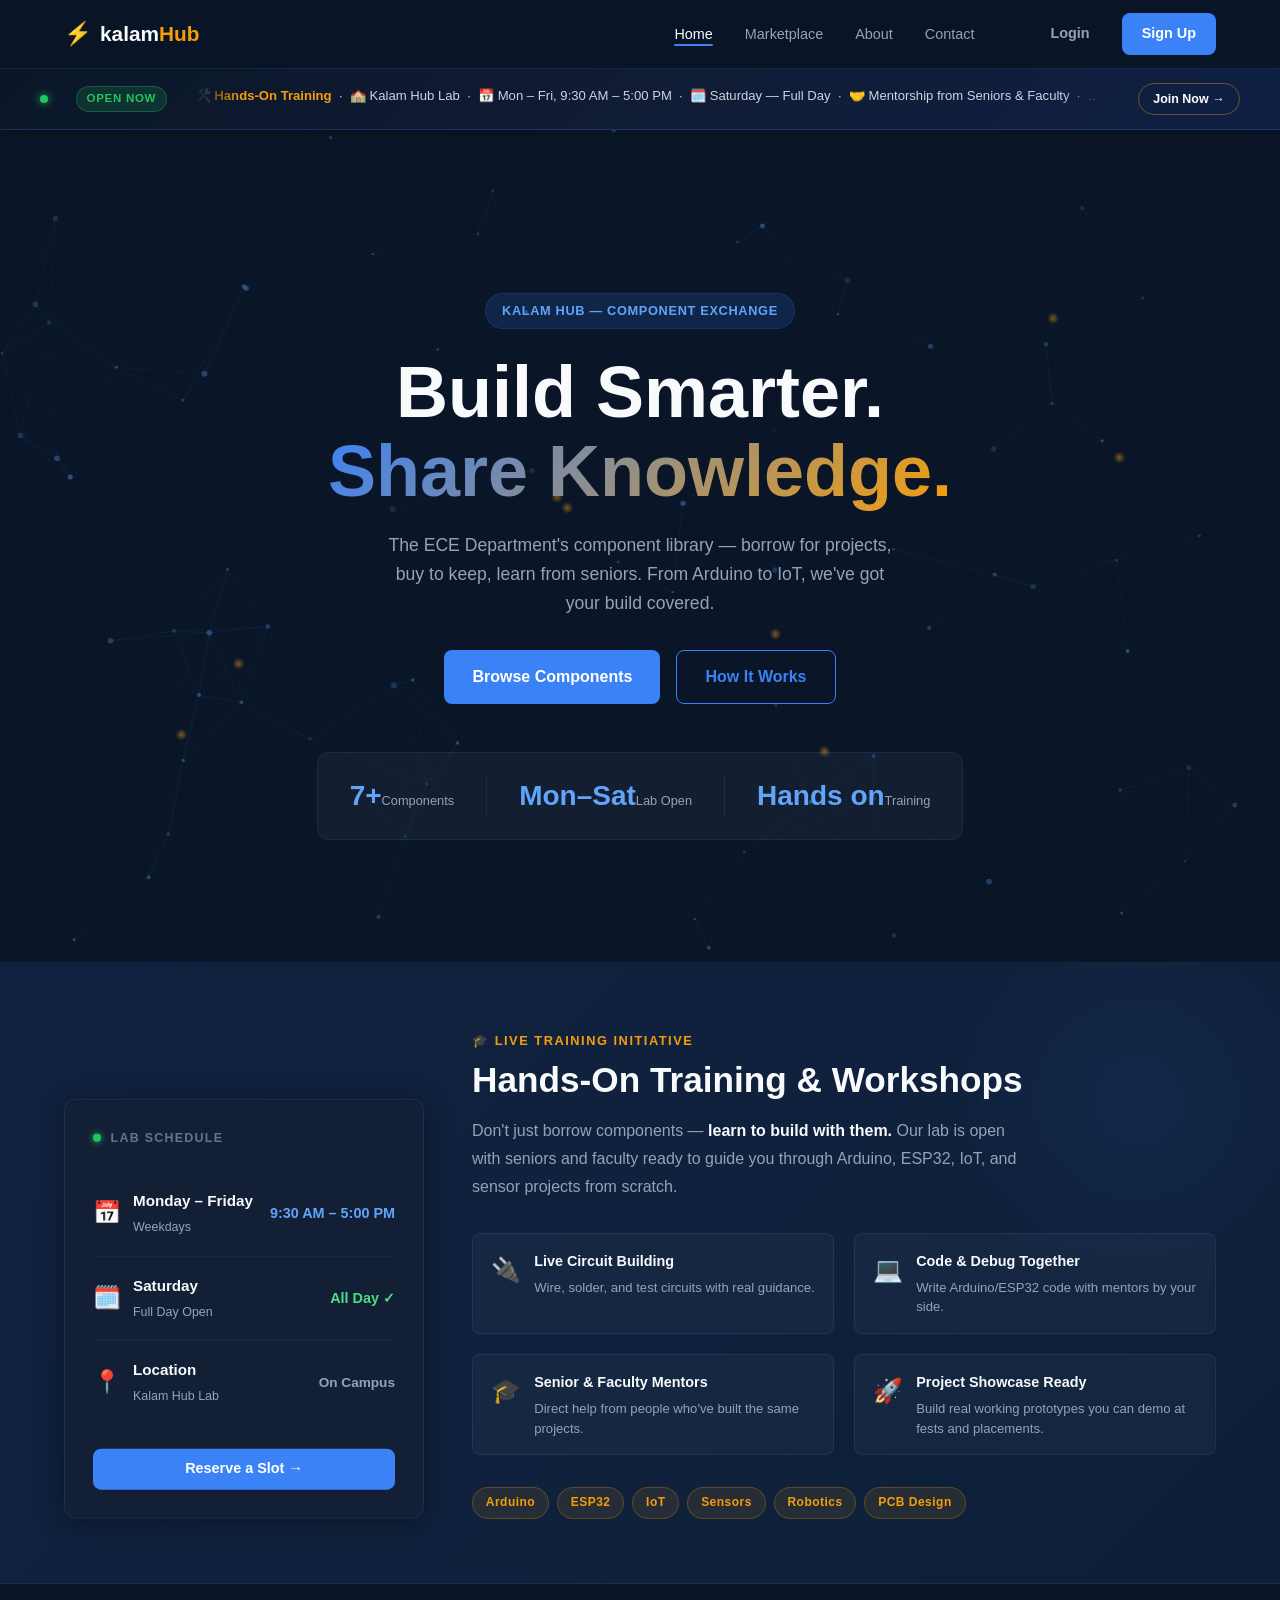
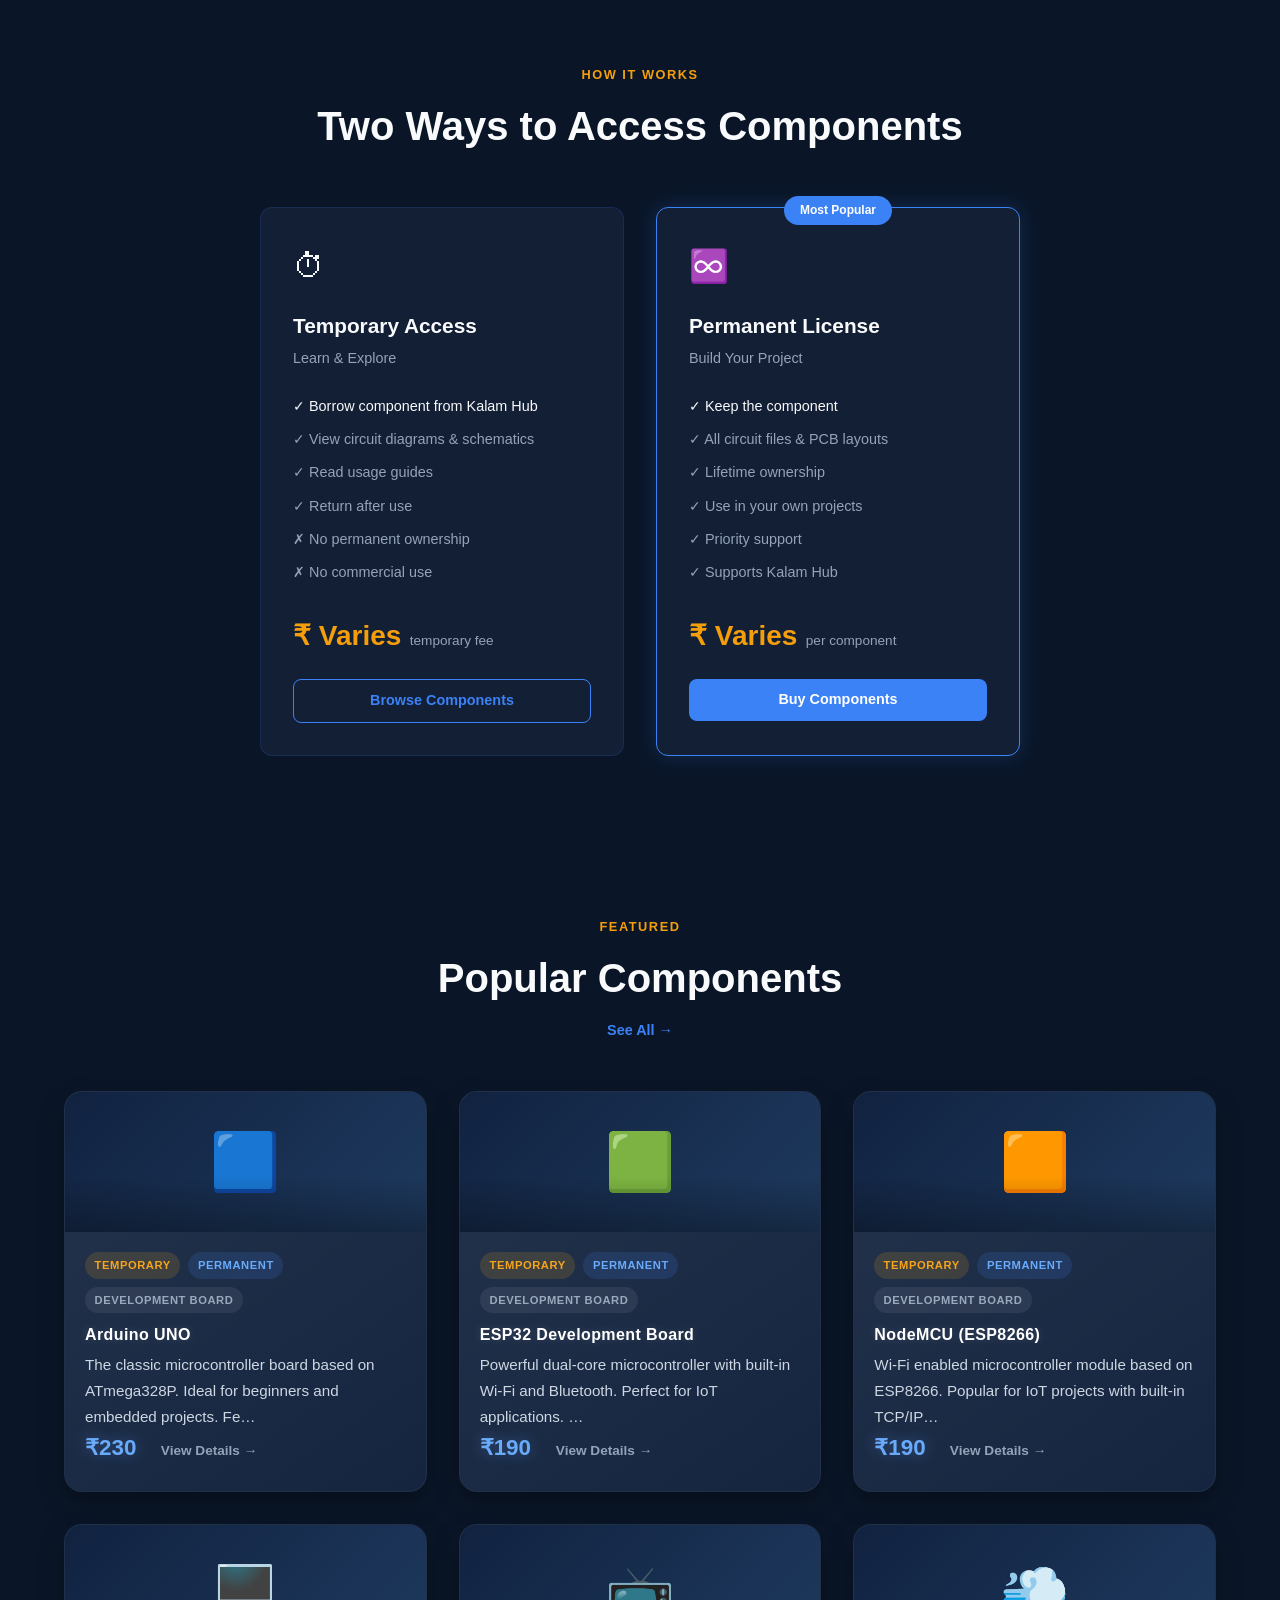
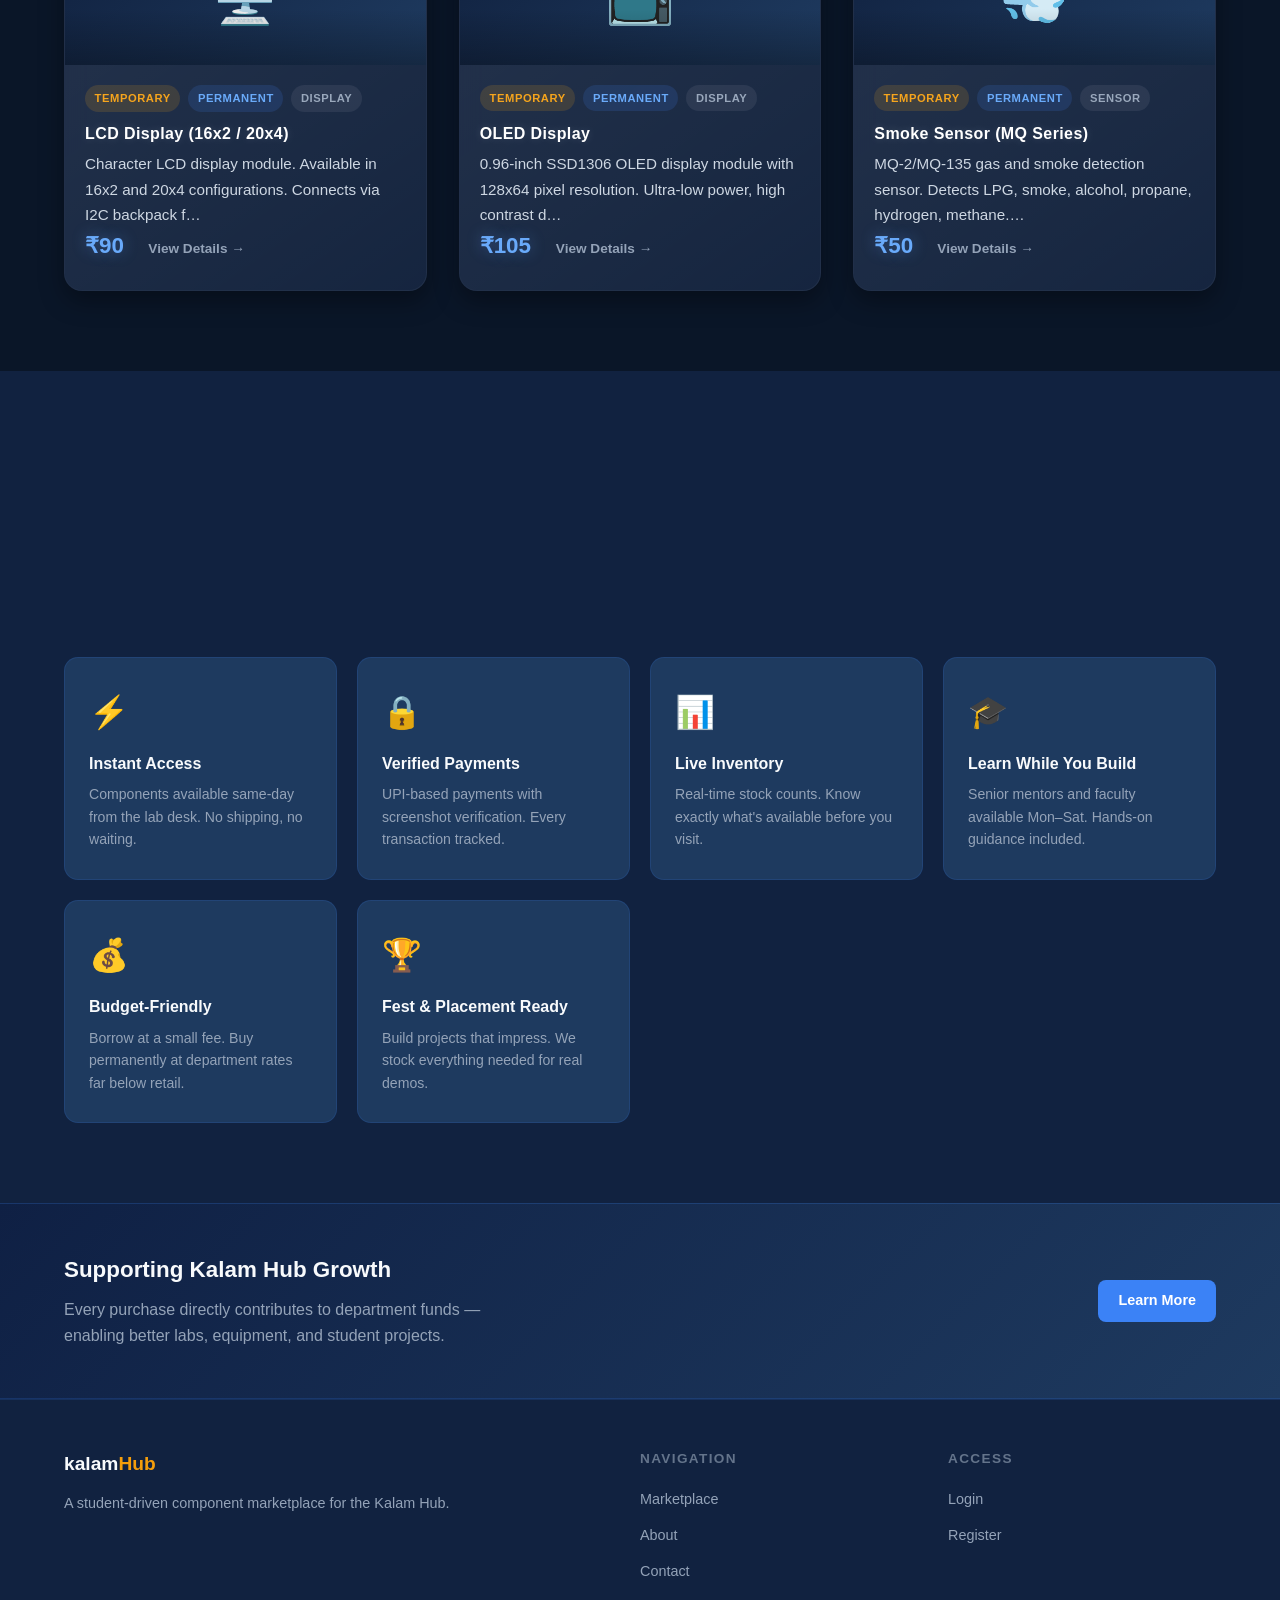
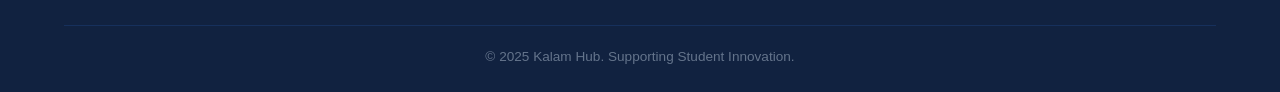
<file: index.html>
<!DOCTYPE html>
<html lang="en">
<head>
  <meta charset="UTF-8" />
  <meta name="viewport" content="width=device-width, initial-scale=1.0" />
  <title>Kalam Hub — Innovation Marketplace</title>
  <link rel="preconnect" href="https://fonts.googleapis.com" />
  <link href="https://fonts.googleapis.com/css2?family=Space+Grotesk:wght@400;500;600;700&family=Inter:wght@400;500;600&display=swap" rel="stylesheet" />
  <link rel="stylesheet" href="css/style.css" />
</head>
<body>

  <!-- NAV -->
  <nav class="navbar">
    <div class="nav-inner">
      <a href="index.html" class="logo">
        <span class="logo-icon">⚡</span>
        <span class="logo-text">kalam<span class="logo-accent">Hub</span></span>
      </a>
      <ul class="nav-links">
        <li><a href="index.html" class="active">Home</a></li>
        <li><a href="marketplace.html">Marketplace</a></li>
        <li><a href="about.html">About</a></li>
        <li><a href="contact.html">Contact</a></li>
      </ul>
      <div class="nav-actions">
        <a href="login.html" class="btn btn-ghost">Login</a>
        <a href="register.html" class="btn btn-primary">Sign Up</a>
      </div>
      <button class="hamburger" id="hamburger">&#9776;</button>
    </div>
  </nav>

  <!-- ══════════════════════════════════════════
       ANNOUNCEMENT TICKER — right below navbar,
       visible without any scrolling
  ══════════════════════════════════════════ -->
  <div class="announce-bar">
    <div class="announce-inner">
      <span class="announce-dot"></span>
      <span class="announce-label">OPEN NOW</span>
      <div class="announce-ticker">
        <span class="announce-static">
          🛠️ <strong>Hands-On Training</strong> &nbsp;·&nbsp;
          🏫 Kalam Hub Lab &nbsp;·&nbsp;
          📅 Mon – Fri, 9:30 AM – 5:00 PM &nbsp;·&nbsp;
          🗓️ Saturday — Full Day &nbsp;·&nbsp;
          🤝 Mentorship from Seniors &amp; Faculty &nbsp;·&nbsp;
          ⚡ Arduino · ESP32 · IoT · Sensors
        </span>
      </div>
      <a href="contact.html" class="announce-cta">Join Now →</a>
    </div>
  </div>

  <!-- HERO -->
  <section class="hero">
    <canvas id="circuit-canvas"></canvas>
    <div class="hero-content animate-fadein">
      <div class="hero-badge animate-badge">Kalam Hub — Component Exchange</div>
      <h1 class="hero-title animate-fadein-up">
        Build Smarter.<br/>
        <span class="gradient-text">Share Knowledge.</span>
      </h1>
      <p class="hero-subtitle">
        The ECE Department's component library — borrow for projects,
        buy to keep, learn from seniors. From Arduino to IoT, we've got your build covered.
      </p>
      <div class="hero-cta">
        <a href="marketplace.html" class="btn btn-primary btn-lg">Browse Components</a>
        <a href="about.html" class="btn btn-outline btn-lg">How It Works</a>
      </div>
      <div class="hero-stats">
        <div class="stat"><span class="stat-num">35+</span><span class="stat-label">Components</span></div>
        <div class="stat-divider"></div>
        <div class="stat"><span class="stat-num">Mon–Sat</span><span class="stat-label">Lab Open</span></div>
        <div class="stat-divider"></div>
        <div class="stat"><span class="stat-num">Hands on</span><span class="stat-label">Training</span></div>
      </div>
    </div>
  </section>

  <!-- ══════════════════════════════════════════
       TRAINING HIGHLIGHT — immediately after hero
       First thing seen after scroll begins
  ══════════════════════════════════════════ -->
  <section class="training-highlight">
    <div class="container">
      <div class="th-grid">

        <!-- LEFT: Schedule card -->
        <div class="th-schedule">
          <div class="th-schedule-head">
            <span class="th-live-dot"></span>
            <span>Lab Schedule</span>
          </div>
          <div class="schedule-rows">
            <div class="schedule-row">
              <div class="schedule-day">
                <span class="day-icon">📅</span>
                <div>
                  <strong>Monday – Friday</strong>
                  <span class="day-sub">Weekdays</span>
                </div>
              </div>
              <div class="schedule-time">9:30 AM – 5:00 PM</div>
            </div>
            <div class="schedule-divider"></div>
            <div class="schedule-row">
              <div class="schedule-day">
                <span class="day-icon">🗓️</span>
                <div>
                  <strong>Saturday</strong>
                  <span class="day-sub">Full Day Open</span>
                </div>
              </div>
              <div class="schedule-time schedule-sat">All Day ✓</div>
            </div>
            <div class="schedule-divider"></div>
            <div class="schedule-row">
              <div class="schedule-day">
                <span class="day-icon">📍</span>
                <div>
                  <strong>Location</strong>
                  <span class="day-sub">Kalam Hub Lab</span>
                </div>
              </div>
              <div class="schedule-time" style="color:var(--slate);font-size:0.85rem;">On Campus</div>
            </div>
          </div>
          <a href="contact.html" class="btn btn-primary btn-full" style="margin-top:1.5rem;">Reserve a Slot →</a>
        </div>

        <!-- RIGHT: Training features -->
        <div class="th-info">
          <span class="eyebrow">🎓 Live Training Initiative</span>
          <h2 class="th-title">Hands-On Training &amp; Workshops</h2>
          <p class="th-desc">
            Don't just borrow components — <strong>learn to build with them.</strong>
            Our lab is open with seniors and faculty ready to guide you through
            Arduino, ESP32, IoT, and sensor projects from scratch.
          </p>
          <div class="th-features">
            <div class="th-feat">
              <span class="feat-icon">🔌</span>
              <div>
                <strong>Live Circuit Building</strong>
                <p>Wire, solder, and test circuits with real guidance.</p>
              </div>
            </div>
            <div class="th-feat">
              <span class="feat-icon">💻</span>
              <div>
                <strong>Code &amp; Debug Together</strong>
                <p>Write Arduino/ESP32 code with mentors by your side.</p>
              </div>
            </div>
            <div class="th-feat">
              <span class="feat-icon">🎓</span>
              <div>
                <strong>Senior &amp; Faculty Mentors</strong>
                <p>Direct help from people who've built the same projects.</p>
              </div>
            </div>
            <div class="th-feat">
              <span class="feat-icon">🚀</span>
              <div>
                <strong>Project Showcase Ready</strong>
                <p>Build real working prototypes you can demo at fests and placements.</p>
              </div>
            </div>
          </div>
          <div class="th-tags">
            <span class="th-tag">Arduino</span>
            <span class="th-tag">ESP32</span>
            <span class="th-tag">IoT</span>
            <span class="th-tag">Sensors</span>
            <span class="th-tag">Robotics</span>
            <span class="th-tag">PCB Design</span>
          </div>
        </div>

      </div>
    </div>
  </section>

  <!-- HOW IT WORKS -->
  <section class="section how-it-works">
    <div class="container">
      <div class="section-header">
        <span class="eyebrow">How It Works</span>
        <h2>Two Ways to Access Components</h2>
      </div>
      <div class="plans-grid">
        <div class="plan-card plan-temp">
          <div class="plan-icon">⏱</div>
          <h3>Temporary Access</h3>
          <p class="plan-subtitle">Learn &amp; Explore</p>
          <ul class="plan-features">
            <li>✓ Borrow component from Kalam Hub</li>
            <li>✓ View circuit diagrams &amp; schematics</li>
            <li>✓ Read usage guides</li>
            <li>✓ Return after use</li>
            <li>✗ No permanent ownership</li>
            <li>✗ No commercial use</li>
          </ul>
          <div class="plan-price">
            <span class="price-value">₹ Varies</span>
            <span class="price-period">temporary fee</span>
          </div>
          <a href="marketplace.html?type=temporary" class="btn btn-outline btn-full">Browse Components</a>
        </div>

        <div class="plan-card plan-perm featured">
          <div class="featured-badge">Most Popular</div>
          <div class="plan-icon">♾️</div>
          <h3>Permanent License</h3>
          <p class="plan-subtitle">Build Your Project</p>
          <ul class="plan-features">
            <li>✓ Keep the component</li>
            <li>✓ All circuit files &amp; PCB layouts</li>
            <li>✓ Lifetime ownership</li>
            <li>✓ Use in your own projects</li>
            <li>✓ Priority support</li>
            <li>✓ Supports Kalam Hub</li>
          </ul>
          <div class="plan-price">
            <span class="price-value">₹ Varies</span>
            <span class="price-period">per component</span>
          </div>
          <a href="marketplace.html?type=permanent" class="btn btn-primary btn-full">Buy Components</a>
        </div>
      </div>
    </div>
  </section>

  <!-- FEATURED COMPONENTS -->
  <section class="section featured-section">
    <div class="container">
      <div class="section-header">
        <span class="eyebrow">Featured</span>
        <h2>Popular Components</h2>
        <a href="marketplace.html" class="see-all">See All →</a>
      </div>
      <div class="components-grid" id="featured-grid"></div>
    </div>
  </section>

  <!-- WHY KALAM HUB -->
  <section class="section why-section">
    <div class="container">
      <div class="section-header">
        <span class="eyebrow">Why Choose Us</span>
        <h2>Everything You Need to Build</h2>
        <p style="color:var(--slate);max-width:540px;margin:0.75rem auto 0;font-size:1rem;line-height:1.6;">
          From borrowing a sensor to buying a dev board, Kalam Hub makes sure no project is ever stuck waiting for parts.
        </p>
      </div>
      <div class="why-grid">
        <div class="why-card animate-on-scroll">
          <div class="why-icon">⚡</div>
          <h4>Instant Access</h4>
          <p>Components available same-day from the lab desk. No shipping, no waiting.</p>
        </div>
        <div class="why-card animate-on-scroll" style="animation-delay:0.1s">
          <div class="why-icon">🔒</div>
          <h4>Verified Payments</h4>
          <p>UPI-based payments with screenshot verification. Every transaction tracked.</p>
        </div>
        <div class="why-card animate-on-scroll" style="animation-delay:0.2s">
          <div class="why-icon">📊</div>
          <h4>Live Inventory</h4>
          <p>Real-time stock counts. Know exactly what's available before you visit.</p>
        </div>
        <div class="why-card animate-on-scroll" style="animation-delay:0.3s">
          <div class="why-icon">🎓</div>
          <h4>Learn While You Build</h4>
          <p>Senior mentors and faculty available Mon–Sat. Hands-on guidance included.</p>
        </div>
        <div class="why-card animate-on-scroll" style="animation-delay:0.4s">
          <div class="why-icon">💰</div>
          <h4>Budget-Friendly</h4>
          <p>Borrow at a small fee. Buy permanently at department rates far below retail.</p>
        </div>
        <div class="why-card animate-on-scroll" style="animation-delay:0.5s">
          <div class="why-icon">🏆</div>
          <h4>Fest & Placement Ready</h4>
          <p>Build projects that impress. We stock everything needed for real demos.</p>
        </div>
      </div>
    </div>
  </section>

  <!-- DEPARTMENT BANNER -->
  <section class="dept-banner">
    <div class="container">
      <div class="banner-content">
        <div class="banner-text">
          <h3>Supporting Kalam Hub Growth</h3>
          <p>Every purchase directly contributes to department funds — enabling better labs, equipment, and student projects.</p>
        </div>
        <a href="about.html" class="btn btn-primary">Learn More</a>
      </div>
    </div>
  </section>

  <!-- FOOTER -->
  <footer class="footer">
    <div class="container">
      <div class="footer-grid">
        <div class="footer-brand">
          <span class="logo-text">kalam<span class="logo-accent">Hub</span></span>
          <p>A student-driven component marketplace for the Kalam Hub.</p>
        </div>
        <div class="footer-links">
          <h4>Navigation</h4>
          <ul>
            <li><a href="marketplace.html">Marketplace</a></li>
            <li><a href="about.html">About</a></li>
            <li><a href="contact.html">Contact</a></li>
          </ul>
        </div>
        <div class="footer-links">
          <h4>Access</h4>
          <ul>
            <li><a href="login.html">Login</a></li>
            <li><a href="register.html">Register</a></li>
          </ul>
        </div>
      </div>
      <div class="footer-bottom">
        <p>© 2025 Kalam Hub. Supporting Student Innovation.</p>
      </div>
    </div>
  </footer>

  <script src="js/data.js"></script>
  <script src="js/main.js"></script>
  <script src="js/circuit.js"></script>
  <script src="js/nav.js"></script>

  <script>
    // Scroll-triggered animations
    const observer = new IntersectionObserver((entries) => {
      entries.forEach(e => {
        if (e.isIntersecting) {
          e.target.classList.add('in-view');
          observer.unobserve(e.target);
        }
      });
    }, { threshold: 0.12 });
    document.querySelectorAll('.animate-on-scroll').forEach(el => observer.observe(el));

    // Smooth counter animation for stat numbers
    function animateCount(el, end, duration) {
      let start = 0, step = end / (duration / 16);
      const run = () => {
        start += step;
        el.textContent = Math.min(Math.round(start), end) + '+';
        if (start < end) requestAnimationFrame(run);
      };
      requestAnimationFrame(run);
    }
    // trigger on view
    const statObs = new IntersectionObserver((entries) => {
      entries.forEach(e => {
        if (e.isIntersecting) {
          const nums = e.target.querySelectorAll('.stat-num');
          nums.forEach(n => {
            const val = parseInt(n.textContent);
            if (!isNaN(val)) animateCount(n, val, 1200);
          });
          statObs.unobserve(e.target);
        }
      });
    }, { threshold: 0.3 });
    const statsEl = document.querySelector('.hero-stats');
    if (statsEl) statObs.observe(statsEl);
  </script>
</body>
</html>
</file>
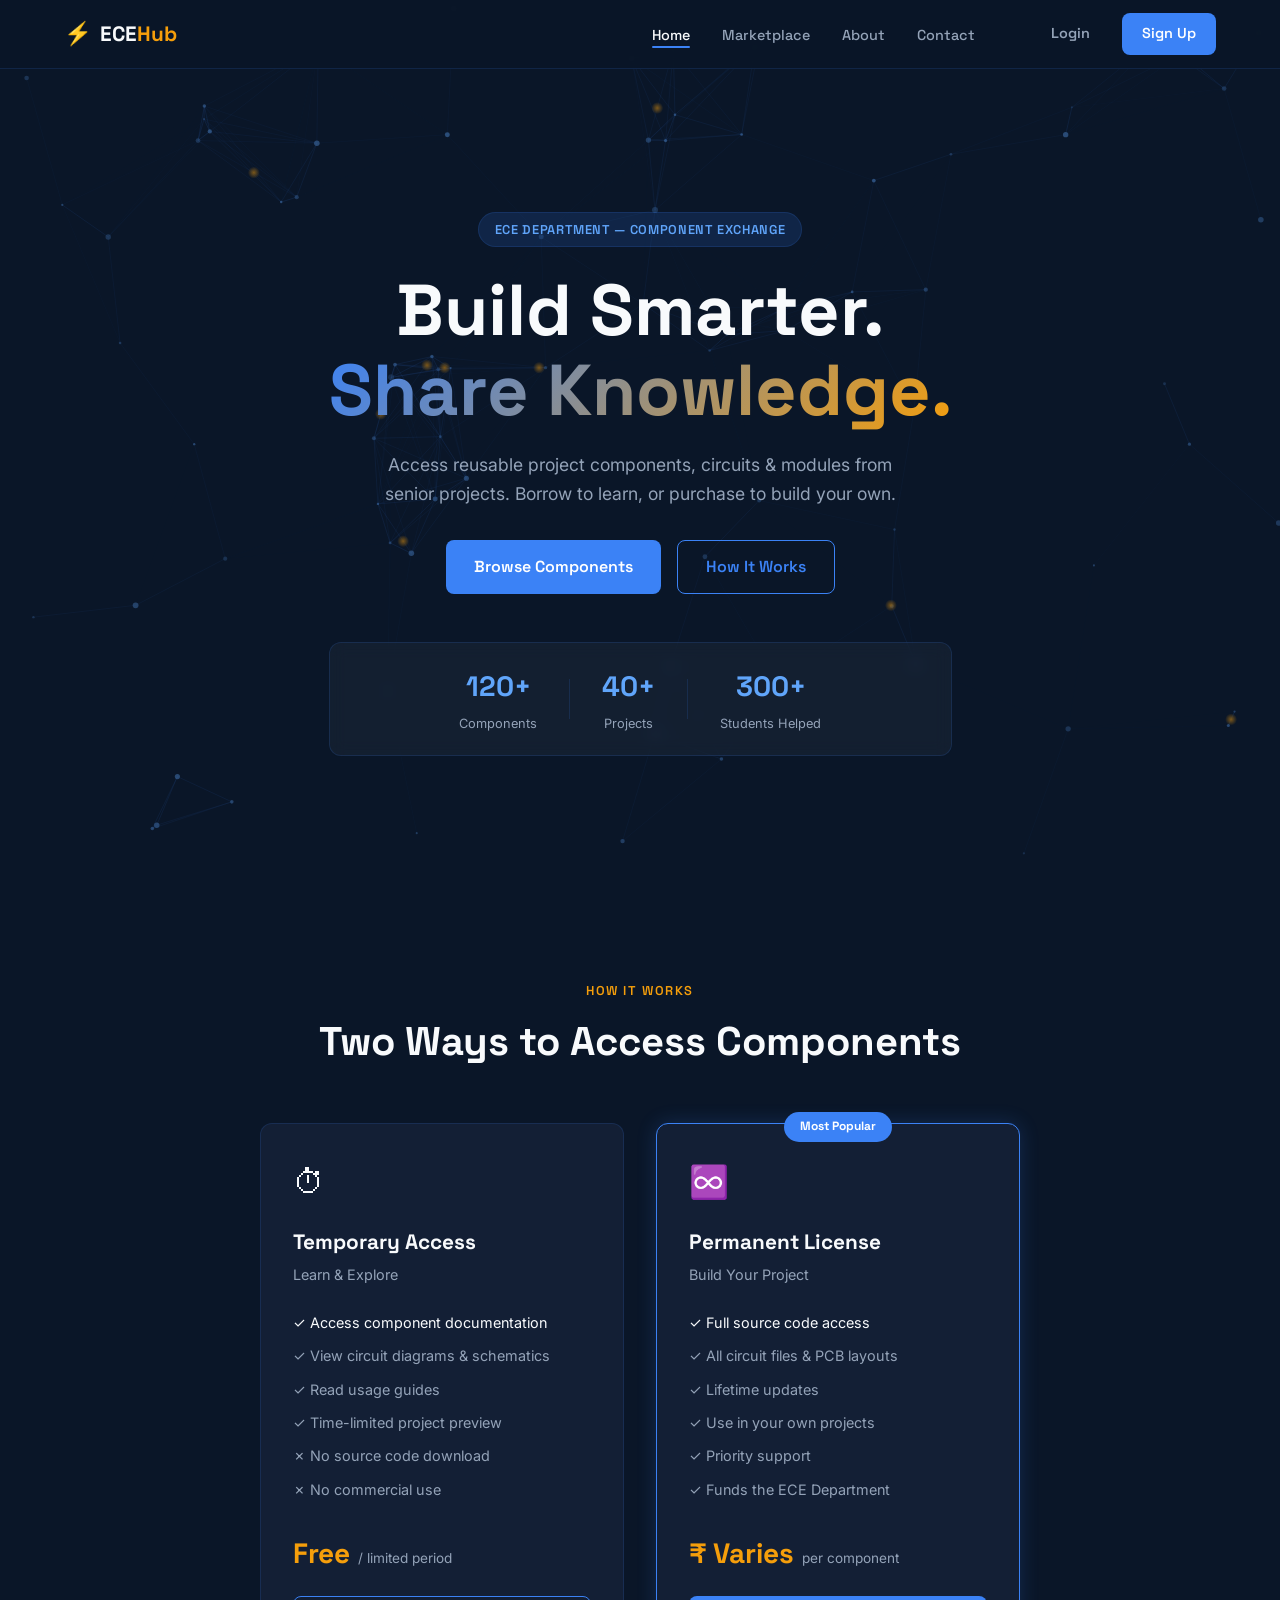
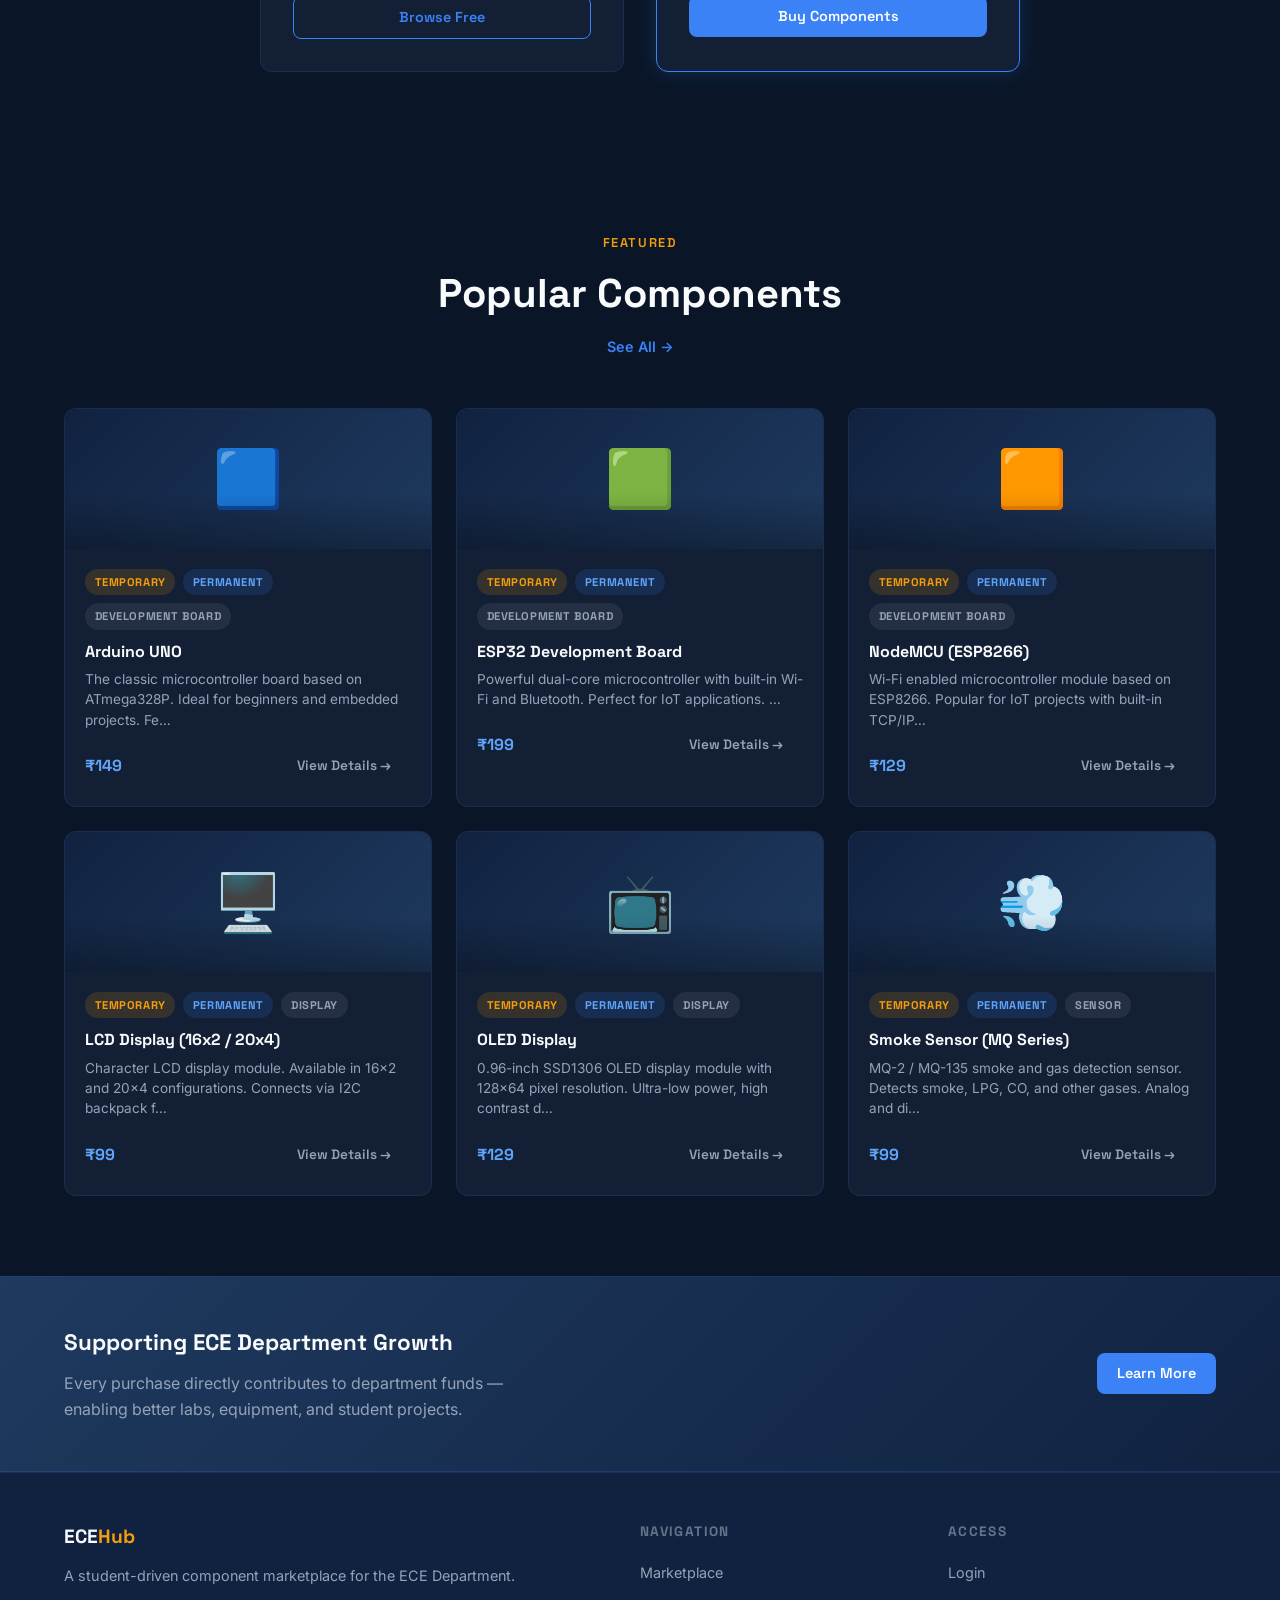
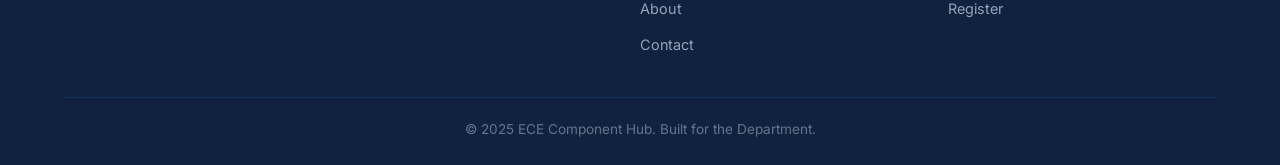
<file: ece-marketplace/index.html>
<!DOCTYPE html>
<html lang="en">
<head>
  <meta charset="UTF-8" />
  <meta name="viewport" content="width=device-width, initial-scale=1.0" />
  <title>ECE Component Hub — Department Marketplace</title>
  <link rel="preconnect" href="https://fonts.googleapis.com" />
  <link href="https://fonts.googleapis.com/css2?family=Space+Grotesk:wght@400;500;600;700&family=Inter:wght@400;500;600&display=swap" rel="stylesheet" />
  <link rel="stylesheet" href="css/style.css" />
</head>
<body>

  <!-- NAV -->
  <nav class="navbar">
    <div class="nav-inner">
      <a href="index.html" class="logo">
        <span class="logo-icon">⚡</span>
        <span class="logo-text">ECE<span class="logo-accent">Hub</span></span>
      </a>
      <ul class="nav-links">
        <li><a href="index.html" class="active">Home</a></li>
        <li><a href="marketplace.html">Marketplace</a></li>
        <li><a href="about.html">About</a></li>
        <li><a href="contact.html">Contact</a></li>
      </ul>
      <div class="nav-actions">
        <a href="login.html" class="btn btn-ghost">Login</a>
        <a href="register.html" class="btn btn-primary">Sign Up</a>
      </div>
      <button class="hamburger" id="hamburger">&#9776;</button>
    </div>
  </nav>

  <!-- HERO -->
  <section class="hero">
    <canvas id="circuit-canvas"></canvas>
    <div class="hero-content">
      <div class="hero-badge">ECE Department — Component Exchange</div>
      <h1 class="hero-title">
        Build Smarter.<br/>
        <span class="gradient-text">Share Knowledge.</span>
      </h1>
      <p class="hero-subtitle">
        Access reusable project components, circuits & modules from senior projects. 
        Borrow to learn, or purchase to build your own.
      </p>
      <div class="hero-cta">
        <a href="marketplace.html" class="btn btn-primary btn-lg">Browse Components</a>
        <a href="about.html" class="btn btn-outline btn-lg">How It Works</a>
      </div>
      <div class="hero-stats">
        <div class="stat"><span class="stat-num">120+</span><span class="stat-label">Components</span></div>
        <div class="stat-divider"></div>
        <div class="stat"><span class="stat-num">40+</span><span class="stat-label">Projects</span></div>
        <div class="stat-divider"></div>
        <div class="stat"><span class="stat-num">300+</span><span class="stat-label">Students Helped</span></div>
      </div>
    </div>
  </section>

  <!-- HOW IT WORKS -->
  <section class="section how-it-works">
    <div class="container">
      <div class="section-header">
        <span class="eyebrow">How It Works</span>
        <h2>Two Ways to Access Components</h2>
      </div>
      <div class="plans-grid">
        <div class="plan-card plan-temp">
          <div class="plan-icon">⏱</div>
          <h3>Temporary Access</h3>
          <p class="plan-subtitle">Learn & Explore</p>
          <ul class="plan-features">
            <li>✓ Access component documentation</li>
            <li>✓ View circuit diagrams & schematics</li>
            <li>✓ Read usage guides</li>
            <li>✓ Time-limited project preview</li>
            <li>✗ No source code download</li>
            <li>✗ No commercial use</li>
          </ul>
          <div class="plan-price">
            <span class="price-value">Free</span>
            <span class="price-period">/ limited period</span>
          </div>
          <a href="marketplace.html?type=temporary" class="btn btn-outline btn-full">Browse Free</a>
        </div>

        <div class="plan-card plan-perm featured">
          <div class="featured-badge">Most Popular</div>
          <div class="plan-icon">♾️</div>
          <h3>Permanent License</h3>
          <p class="plan-subtitle">Build Your Project</p>
          <ul class="plan-features">
            <li>✓ Full source code access</li>
            <li>✓ All circuit files & PCB layouts</li>
            <li>✓ Lifetime updates</li>
            <li>✓ Use in your own projects</li>
            <li>✓ Priority support</li>
            <li>✓ Funds the ECE Department</li>
          </ul>
          <div class="plan-price">
            <span class="price-value">₹ Varies</span>
            <span class="price-period">per component</span>
          </div>
          <a href="marketplace.html?type=permanent" class="btn btn-primary btn-full">Buy Components</a>
        </div>
      </div>
    </div>
  </section>

  <!-- FEATURED COMPONENTS -->
  <section class="section featured-section">
    <div class="container">
      <div class="section-header">
        <span class="eyebrow">Featured</span>
        <h2>Popular Components</h2>
        <a href="marketplace.html" class="see-all">See All →</a>
      </div>
      <div class="components-grid" id="featured-grid">
        <!-- Injected by JS -->
      </div>
    </div>
  </section>

  <!-- DEPARTMENT BANNER -->
  <section class="dept-banner">
    <div class="container">
      <div class="banner-content">
        <div class="banner-text">
          <h3>Supporting ECE Department Growth</h3>
          <p>Every purchase directly contributes to department funds — enabling better labs, equipment, and student projects.</p>
        </div>
        <a href="about.html" class="btn btn-primary">Learn More</a>
      </div>
    </div>
  </section>

  <!-- FOOTER -->
  <footer class="footer">
    <div class="container">
      <div class="footer-grid">
        <div class="footer-brand">
          <span class="logo-text">ECE<span class="logo-accent">Hub</span></span>
          <p>A student-driven component marketplace for the ECE Department.</p>
        </div>
        <div class="footer-links">
          <h4>Navigation</h4>
          <ul>
            <li><a href="marketplace.html">Marketplace</a></li>
            <li><a href="about.html">About</a></li>
            <li><a href="contact.html">Contact</a></li>
          </ul>
        </div>
        <div class="footer-links">
          <h4>Access</h4>
          <ul>
            <li><a href="login.html">Login</a></li>
            <li><a href="register.html">Register</a></li>
          </ul>
        </div>
      </div>
      <div class="footer-bottom">
        <p>© 2025 ECE Component Hub. Built for the Department.</p>
      </div>
    </div>
  </footer>

  <script src="js/data.js"></script>
  <script src="js/main.js"></script>
  <script src="js/circuit.js"></script>
</body>
</html>
</file>
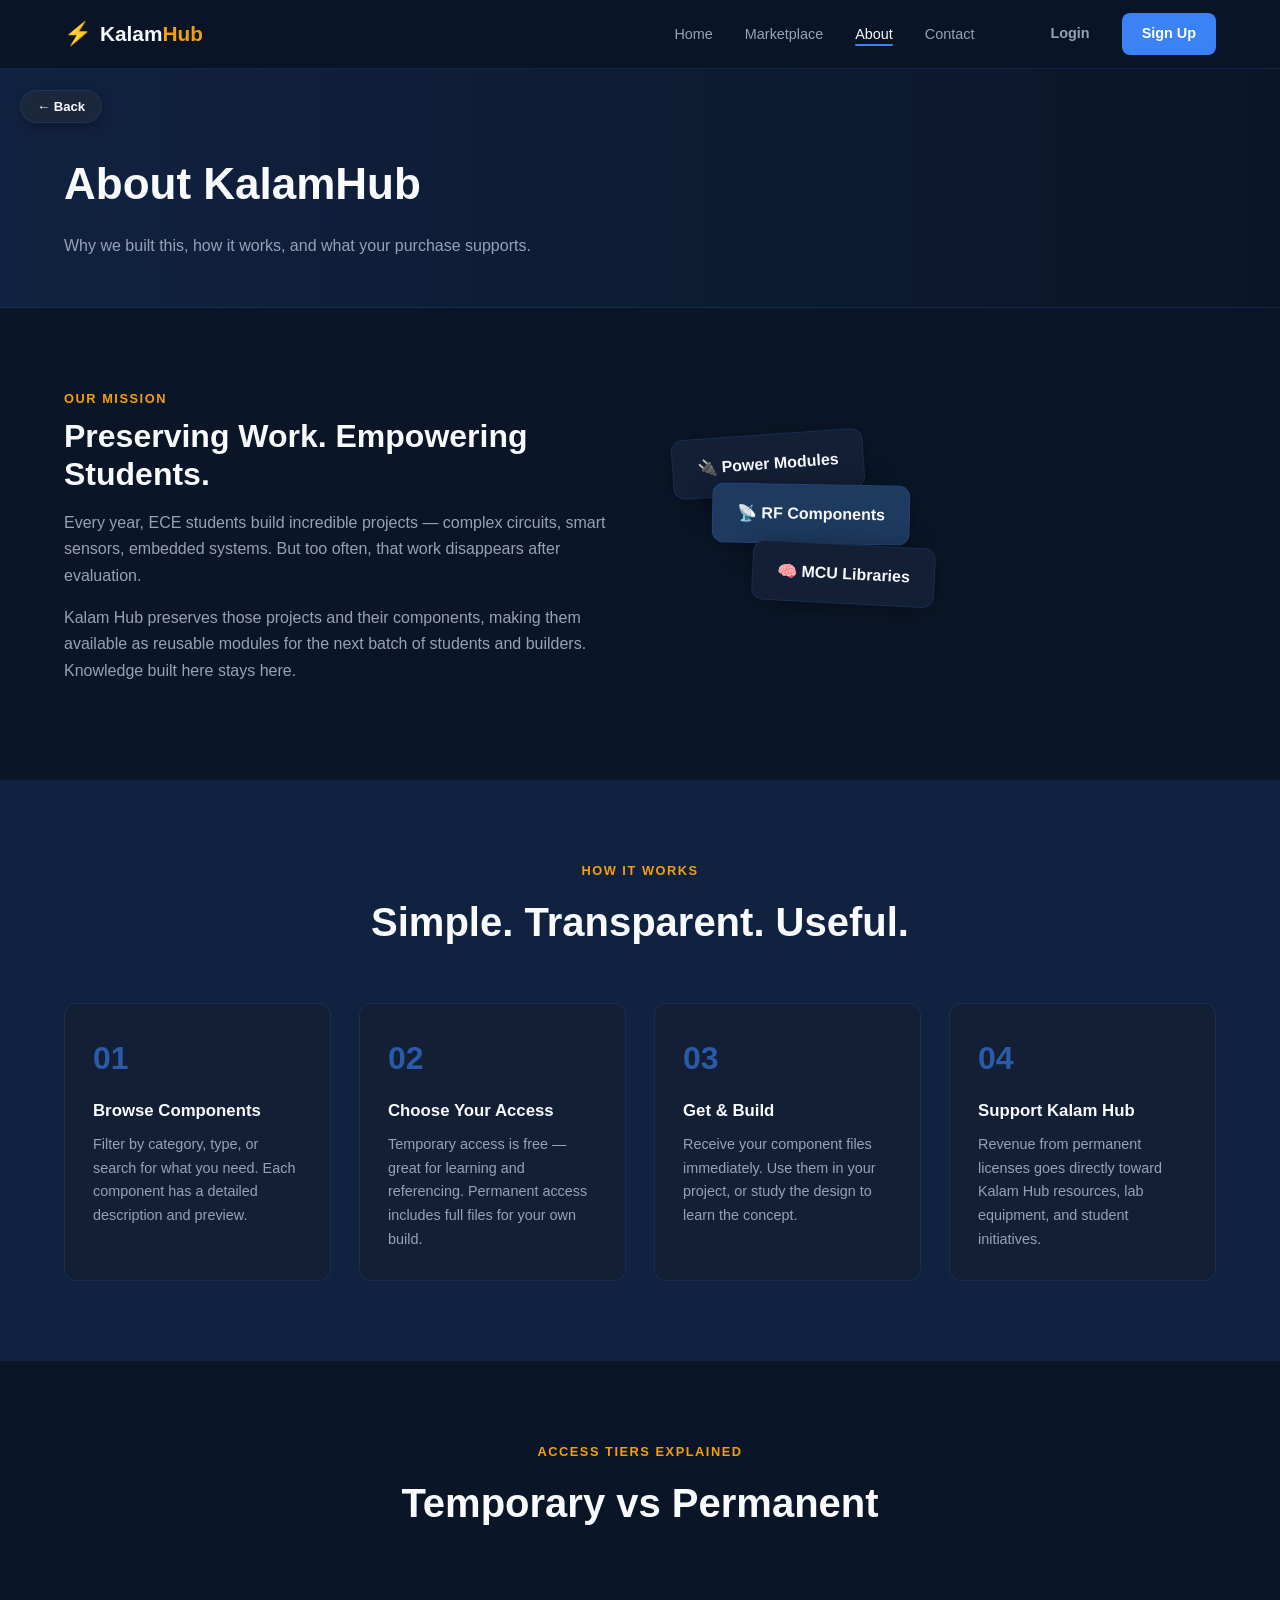
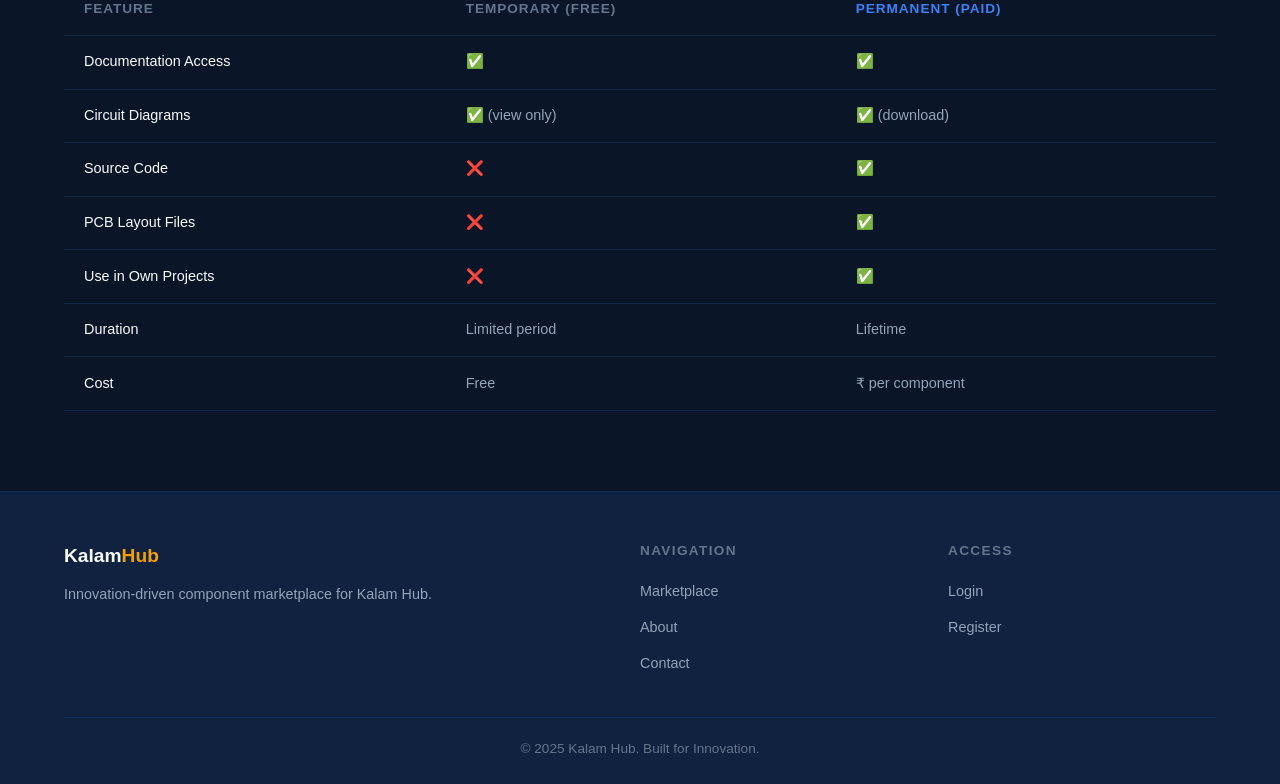
<file: about.html>
<!DOCTYPE html>
<html lang="en">
<head>
  <meta charset="UTF-8" />
  <meta name="viewport" content="width=device-width, initial-scale=1.0" />
  <title>About — Kalam Hub</title>
  <link rel="preconnect" href="https://fonts.googleapis.com" />
  <link href="https://fonts.googleapis.com/css2?family=Space+Grotesk:wght@400;500;600;700&family=Inter:wght@400;500;600&display=swap" rel="stylesheet" />
  <link rel="stylesheet" href="css/style.css" />
</head>
<body>
  <nav class="navbar">
    <div class="nav-inner">
      <a href="index.html" class="logo">
        <span class="logo-icon">⚡</span>
        <span class="logo-text">Kalam<span class="logo-accent">Hub</span></span>
      </a>
      <ul class="nav-links">
        <li><a href="index.html">Home</a></li>
        <li><a href="marketplace.html">Marketplace</a></li>
        <li><a href="about.html" class="active">About</a></li>
        <li><a href="contact.html">Contact</a></li>
      </ul>
      <div class="nav-actions">
        <a href="login.html" class="btn btn-ghost">Login</a>
        <a href="register.html" class="btn btn-primary">Sign Up</a>
      </div>
      <button class="hamburger" id="hamburger">&#9776;</button>
    </div>
  </nav>

  <div class="page-header">
    <div class="container">
      <h1>About KalamHub</h1>
      <p>Why we built this, how it works, and what your purchase supports.</p>
    </div>
  </div>

  <section class="section">
    <div class="container">
      <div class="about-intro">
        <div class="about-text">
          <span class="eyebrow">Our Mission</span>
          <h2>Preserving Work. Empowering Students.</h2>
          <p>Every year, ECE students build incredible projects — complex circuits, smart sensors, embedded systems. But too often, that work disappears after evaluation.</p>
          <p>Kalam Hub preserves those projects and their components, making them available as reusable modules for the next batch of students and builders. Knowledge built here stays here.</p>
        </div>
        <div class="about-visual">
          <div class="about-card-stack">
            <div class="acard acard-1">🔌 Power Modules</div>
            <div class="acard acard-2">📡 RF Components</div>
            <div class="acard acard-3">🧠 MCU Libraries</div>
          </div>
        </div>
      </div>
    </div>
  </section>

  <section class="section bg-alt">
    <div class="container">
      <div class="section-header">
        <span class="eyebrow">How It Works</span>
        <h2>Simple. Transparent. Useful.</h2>
      </div>
      <div class="steps-grid">
        <div class="step-card">
          <div class="step-num">01</div>
          <h3>Browse Components</h3>
          <p>Filter by category, type, or search for what you need. Each component has a detailed description and preview.</p>
        </div>
        <div class="step-card">
          <div class="step-num">02</div>
          <h3>Choose Your Access</h3>
          <p>Temporary access is free — great for learning and referencing. Permanent access includes full files for your own build.</p>
        </div>
        <div class="step-card">
          <div class="step-num">03</div>
          <h3>Get & Build</h3>
          <p>Receive your component files immediately. Use them in your project, or study the design to learn the concept.</p>
        </div>
        <div class="step-card">
          <div class="step-num">04</div>
          <h3>Support Kalam Hub</h3>
          <p>Revenue from permanent licenses goes directly toward Kalam Hub resources, lab equipment, and student initiatives.</p>
        </div>
      </div>
    </div>
  </section>

  <section class="section">
    <div class="container">
      <div class="section-header">
        <span class="eyebrow">Access Tiers Explained</span>
        <h2>Temporary vs Permanent</h2>
      </div>
      <div class="compare-table-wrapper">
        <table class="compare-table">
          <thead>
            <tr>
              <th>Feature</th>
              <th>Temporary (Free)</th>
              <th>Permanent (Paid)</th>
            </tr>
          </thead>
          <tbody>
            <tr><td>Documentation Access</td><td>✅</td><td>✅</td></tr>
            <tr><td>Circuit Diagrams</td><td>✅ (view only)</td><td>✅ (download)</td></tr>
            <tr><td>Source Code</td><td>❌</td><td>✅</td></tr>
            <tr><td>PCB Layout Files</td><td>❌</td><td>✅</td></tr>
            <tr><td>Use in Own Projects</td><td>❌</td><td>✅</td></tr>
            <tr><td>Duration</td><td>Limited period</td><td>Lifetime</td></tr>
            <tr><td>Cost</td><td>Free</td><td>₹ per component</td></tr>
          </tbody>
        </table>
      </div>
    </div>
  </section>

  <footer class="footer">
    <div class="container">
      <div class="footer-grid">
        <div class="footer-brand">
          <span class="logo-text">Kalam<span class="logo-accent">Hub</span></span>
          <p>Innovation-driven component marketplace for Kalam Hub.</p>
        </div>
        <div class="footer-links">
          <h4>Navigation</h4>
          <ul>
            <li><a href="marketplace.html">Marketplace</a></li>
            <li><a href="about.html">About</a></li>
            <li><a href="contact.html">Contact</a></li>
          </ul>
        </div>
        <div class="footer-links">
          <h4>Access</h4>
          <ul>
            <li><a href="login.html">Login</a></li>
            <li><a href="register.html">Register</a></li>
          </ul>
        </div>
      </div>
      <div class="footer-bottom">
        <p>© 2025 Kalam Hub. Built for Innovation.</p>
      </div>
    </div>
  </footer>

  <script src="js/main.js"></script>
<script src="js/nav.js"></script>
  <script src="js/back-button.js"></script>
</body>
</html>
</file>
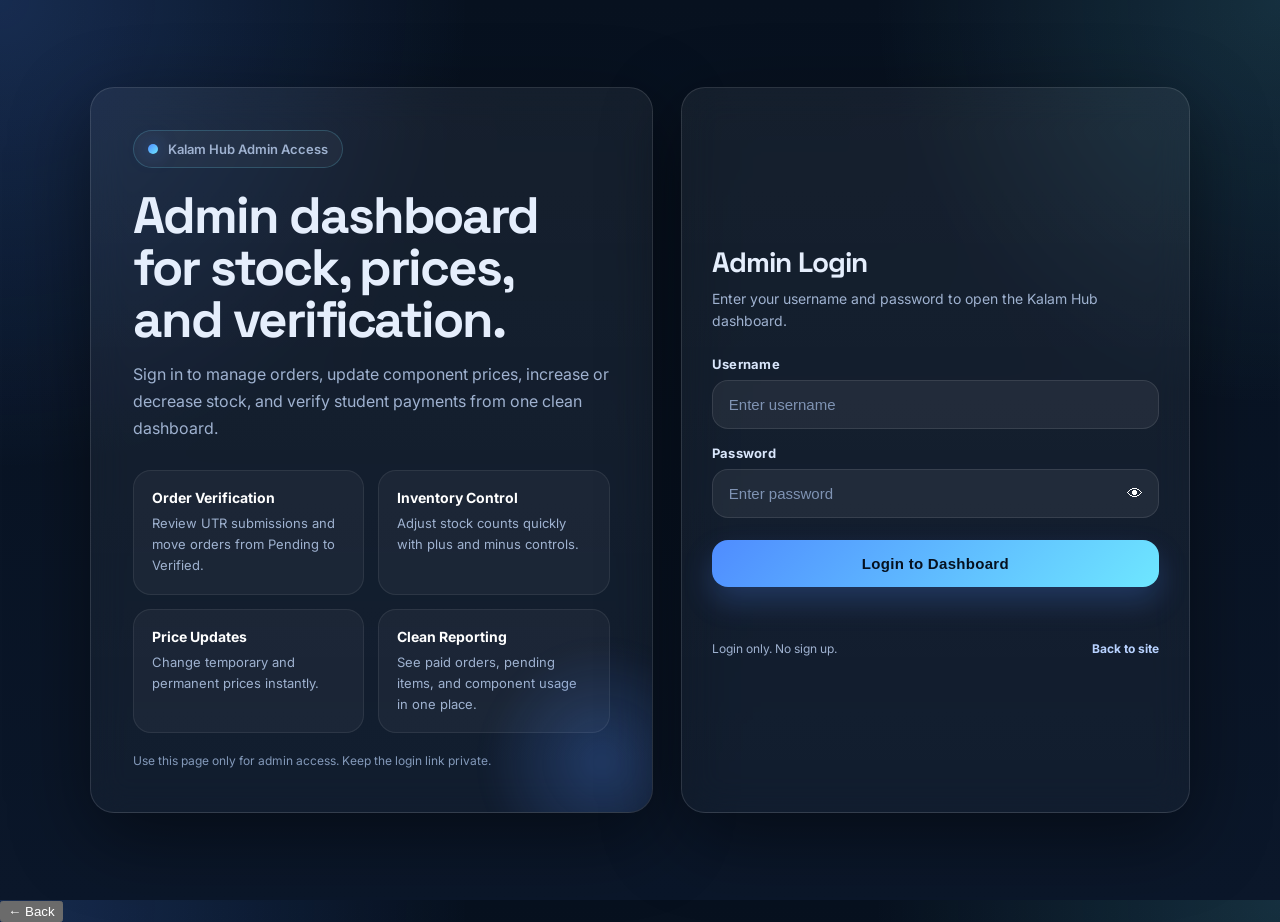
<file: admin-dashboard.html>
<!DOCTYPE html>
<html lang="en">
<head>
<meta charset="UTF-8">
<meta name="viewport" content="width=device-width, initial-scale=1.0">
<title>Kalam Hub Admin Dashboard</title>
<link href="https://fonts.googleapis.com/css2?family=Inter:wght@400;500;600;700;800&display=swap" rel="stylesheet">
<style>
*{ margin:0; padding:0; box-sizing:border-box; font-family:'Inter',sans-serif; }
body{ background:#08111f; color:#ffffff; min-height:100vh; }

.header{
  display:flex; justify-content:space-between; align-items:center;
  padding:20px 40px; background:#0f172a;
  border-bottom:1px solid rgba(255,255,255,.08);
  position:sticky; top:0; z-index:100;
}
.logo{ font-size:24px; font-weight:800; }
.logout-btn{
  background:#ef4444; color:#fff; border:none;
  padding:12px 18px; border-radius:10px; cursor:pointer; font-weight:600;
}

.container{ padding:30px; }

/* ── Stats ── */
.stats{ display:grid; grid-template-columns:repeat(auto-fit,minmax(200px,1fr)); gap:20px; margin-bottom:30px; }
.card{ background:#111c31; padding:25px; border-radius:18px; border:1px solid rgba(255,255,255,.05); transition:.3s; }
.card:hover{ transform:translateY(-3px); }
.card h3{ font-size:14px; color:#94a3b8; margin-bottom:10px; }
.card h1{ font-size:34px; font-weight:800; }

/* ── Section titles ── */
.section-title{ font-size:22px; font-weight:700; margin-bottom:15px; }

/* ── Search bar ── */
.search-bar{
  display:flex; gap:12px; align-items:center;
  background:#111c31; border-radius:14px; padding:16px 20px;
  border:1px solid rgba(255,255,255,.06); margin-bottom:20px;
  flex-wrap:wrap;
}
.search-bar input{
  flex:1; min-width:200px; background:#1e293b; border:1px solid rgba(255,255,255,.1);
  color:#fff; padding:10px 14px; border-radius:10px; font-size:14px; outline:none;
}
.search-bar input:focus{ border-color:#3b82f6; }
.search-bar button{
  background:#3b82f6; color:#fff; border:none; padding:10px 18px;
  border-radius:10px; cursor:pointer; font-weight:600; font-size:14px;
  transition:background .2s;
}
.search-bar button:hover{ background:#2563eb; }
.search-bar button.clear-btn{ background:#374151; }
.search-bar button.clear-btn:hover{ background:#4b5563; }

/* ── Result panel ── */
.search-result{
  background:#111c31; border-radius:16px; border:1px solid rgba(255,255,255,.06);
  margin-bottom:30px; overflow:hidden; display:none;
}
.search-result.show{ display:block; }
.result-header{
  background:#17243d; padding:14px 20px;
  display:flex; justify-content:space-between; align-items:center;
}
.result-header h3{ font-size:16px; font-weight:700; }
.result-badge{
  background:#3b82f6; color:#fff; padding:4px 12px;
  border-radius:20px; font-size:12px; font-weight:700;
}

/* ── Tables ── */
.table-wrapper{
  background:#111c31; border-radius:20px; overflow:hidden;
  margin-bottom:35px; border:1px solid rgba(255,255,255,.05);
  overflow-x:auto;
}
table{ width:100%; border-collapse:collapse; }
th{ background:#17243d; padding:15px; text-align:left; font-size:14px; font-weight:700; white-space:nowrap; }
td{ padding:15px; border-top:1px solid rgba(255,255,255,.05); font-size:14px; }
.pending{ color:#f59e0b; font-weight:700; }
.verified{ color:#22c55e; font-weight:700; }
.rejected{ color:#ef4444; font-weight:700; }

/* ── Inventory section ── */
.inventory-section{
  background:#111c31; padding:25px; border-radius:20px;
  border:1px solid rgba(255,255,255,.05); margin-bottom:30px;
}
.inventory-section h2{ margin-bottom:20px; }
.inventory-table{ width:100%; border-collapse:collapse; }
.inventory-table th{ background:#17243d; padding:15px; text-align:left; }
.inventory-table td{ padding:12px 15px; border-top:1px solid rgba(255,255,255,.05); }
.stock-btn{
  background:#2563eb; color:white; border:none;
  padding:7px 12px; border-radius:8px; cursor:pointer; font-weight:700; margin:0 4px;
  font-size:15px; transition:background .2s;
}
.stock-btn:hover{ background:#1d4ed8; }
.stock-count{ font-size:16px; font-weight:800; min-width:32px; display:inline-block; text-align:center; }
.price-input{
  width:90px; padding:8px; border:1px solid rgba(255,255,255,.1);
  border-radius:8px; background:#1e293b; color:#fff; outline:none; text-align:center;
}
.price-input:focus{ border-color:#3b82f6; }
.save-btn{
  background:#22c55e; color:#fff; border:none;
  padding:9px 14px; border-radius:8px; cursor:pointer; font-weight:600; transition:background .2s;
}
.save-btn:hover{ background:#16a34a; }

/* ── Add Component section ── */
.add-comp-section{
  background:#111c31; padding:25px; border-radius:20px;
  border:1px solid rgba(59,130,246,.25); margin-bottom:30px;
}
.add-comp-section h2{ margin-bottom:20px; color:#60a5fa; }
.add-comp-form{
  display:grid; grid-template-columns:repeat(auto-fit,minmax(200px,1fr)); gap:14px;
}
.form-group label{ display:block; font-size:12px; color:#94a3b8; margin-bottom:6px; font-weight:600; }
.form-group input, .form-group select{
  width:100%; background:#1e293b; border:1px solid rgba(255,255,255,.1);
  color:#fff; padding:10px 12px; border-radius:10px; font-size:14px; outline:none;
}
.form-group input:focus, .form-group select:focus{ border-color:#3b82f6; }
.form-group.full{ grid-column:1/-1; }
.add-btn{
  background:linear-gradient(135deg,#3b82f6,#2563eb); color:#fff; border:none;
  padding:12px 28px; border-radius:12px; cursor:pointer; font-weight:700;
  font-size:15px; transition:transform .2s, box-shadow .2s; margin-top:6px;
}
.add-btn:hover{ transform:translateY(-2px); box-shadow:0 6px 20px rgba(59,130,246,.4); }
.add-btn:disabled{ opacity:.6; cursor:not-allowed; transform:none; }

/* ── Toast ── */
.toast{
  position:fixed; bottom:24px; right:24px; background:#22c55e; color:#fff;
  padding:12px 20px; border-radius:12px; font-weight:600; font-size:14px;
  opacity:0; transform:translateY(20px); transition:.3s; z-index:9999; pointer-events:none;
}
.toast.show{ opacity:1; transform:translateY(0); }
.toast.error{ background:#ef4444; }

/* ── Responsive ── */
@media(max-width:768px){
  .header{ padding:15px 20px; }
  .container{ padding:15px; }
  .logo{ font-size:16px; }
  th,td{ padding:10px 12px; font-size:12px; }
  .price-input{ width:65px; }
  .add-comp-form{ grid-template-columns:1fr 1fr; }
}
</style>
</head>
<body>

<div class="header">
  <div class="logo">🚀 Kalam Hub Admin Dashboard</div>
  <button class="logout-btn" onclick="logout()">Logout</button>
</div>

<div class="container">

  <!-- STATS -->
  <div class="stats">
    <div class="card"><h3>Total Orders</h3><h1 id="totalOrders">–</h1></div>
    <div class="card"><h3>Pending Orders</h3><h1 id="pendingOrders" style="color:#f59e0b">–</h1></div>
    <div class="card"><h3>Total Components</h3><h1 id="totalComponents">–</h1></div>
    <div class="card"><h3>Total Revenue</h3><h1 id="totalRevenue" style="color:#22c55e">₹–</h1></div>
  </div>

  <!-- ══════════════════════════════════════════
       ROLL NUMBER / ORDER ID SEARCH
  ══════════════════════════════════════════ -->
  <h2 class="section-title">🔍 Search by Roll Number or Order ID</h2>

  <div class="search-bar">
    <input
      type="text"
      id="search-input"
      placeholder="Enter Roll Number (e.g. ES23EC05) or Order ID (e.g. KH-123456)"
      onkeydown="if(event.key==='Enter') doSearch()"
    />
    <button onclick="doSearch()">Search</button>
    <button class="clear-btn" onclick="clearSearch()">Clear</button>
  </div>

  <!-- Search results panel -->
  <div class="search-result" id="search-result">
    <div class="result-header">
      <h3 id="result-title">Results</h3>
      <span class="result-badge" id="result-count">0 orders</span>
    </div>
    <div class="table-wrapper" style="border-radius:0;margin-bottom:0;border:none;">
      <table>
        <thead>
          <tr>
            <th>Order ID</th>
            <th>Date & Time</th>
            <th>Name</th>
            <th>Roll No</th>
            <th>Component</th>
            <th>Type</th>
            <th>Amount</th>
            <th>UTR</th>
            <th>Status</th>
          </tr>
        </thead>
        <tbody id="search-results-table"></tbody>
      </table>
    </div>
  </div>

  <!-- ══════════════════════════════════════════
       ALL ORDERS
  ══════════════════════════════════════════ -->
  <h2 class="section-title">📋 All Orders</h2>

  <div class="table-wrapper">
    <table>
      <thead>
        <tr>
          <th>Order ID</th>
          <th>Date & Time</th>
          <th>Name</th>
          <th>Roll No</th>
          <th>Component</th>
          <th>Type</th>
          <th>Amount</th>
          <th>UTR</th>
          <th>Status</th>
          <th>Action</th>
        </tr>
      </thead>
      <tbody id="ordersTable"></tbody>
    </table>
  </div>

  <!-- ══════════════════════════════════════════
       ADD NEW COMPONENT
  ══════════════════════════════════════════ -->
  <div class="add-comp-section">
    <h2>➕ Add New Component</h2>
    <div class="add-comp-form">
      <div class="form-group full">
        <label>Component Name *</label>
        <input type="text" id="nc-name" placeholder="e.g. Arduino Mega 2560" />
      </div>
      <div class="form-group full">
        <label>Description</label>
        <input type="text" id="nc-desc" placeholder="Short description of the component" />
      </div>
      <div class="form-group full">
        <label>Image URL (direct link to component photo)</label>
        <input type="url" id="nc-image" placeholder="https://example.com/image.jpg  (or leave empty to use icon)" />
      </div>
      <div class="form-group">
        <label>Icon (emoji)</label>
        <input type="text" id="nc-icon" value="📦" placeholder="📦" maxlength="4" />
      </div>
      <div class="form-group">
        <label>Category</label>
        <select id="nc-category">
          <option value="microcontroller">Microcontroller</option>
          <option value="sensor">Sensor</option>
          <option value="display">Display</option>
          <option value="motor">Motor</option>
          <option value="relay">Relay</option>
          <option value="communication">Communication</option>
          <option value="power">Power</option>
          <option value="audio">Audio</option>
          <option value="prototyping">Prototyping</option>
          <option value="common">Common / Prototyping</option>
          <option value="common">Common</option>
        </select>
      </div>
      <div class="form-group">
        <label>Category Label (display name)</label>
        <input type="text" id="nc-catLabel" placeholder="e.g. Dev Board" />
      </div>
      <div class="form-group">
        <label>Temporary Borrow Price (₹)</label>
        <input type="number" id="nc-temp" value="20" min="0" />
      </div>
      <div class="form-group">
        <label>Permanent Buy Price (₹)</label>
        <input type="number" id="nc-perm" value="0" min="0" />
      </div>
      <div class="form-group">
        <label>Initial Stock Count</label>
        <input type="number" id="nc-stock" value="0" min="0" />
      </div>
      <div class="form-group" style="display:flex;align-items:flex-end;">
        <button class="add-btn" id="add-comp-btn" onclick="addComponent()">
          + Add Component
        </button>
      </div>
    </div>
  </div>

  <!-- ══════════════════════════════════════════
       INVENTORY MANAGEMENT
  ══════════════════════════════════════════ -->
  <div class="inventory-section">
    <h2>📦 Inventory Management</h2>
    <div style="overflow-x:auto;">
      <table class="inventory-table">
        <thead>
          <tr>
            <th>Component</th>
            <th>Stock</th>
            <th>Temp Price</th>
            <th>Perm Price</th>
            <th>Actions</th>
          </tr>
        </thead>
        <tbody id="inventoryTable"></tbody>
      </table>
    </div>
  </div>

</div>

<!-- Toast notification -->
<div class="toast" id="toast"></div>

<script src="js/back-button.js"></script>
<script>

const WEB_APP_URL =
'https://script.google.com/macros/s/AKfycbwVpo-g5IOPpifC6FUx9h4ysxcc6ZF2nvfwZsSWpuXbRlq3uQIAsIhcTVzWYuGzCLbIvA/exec';

// ── All orders cached in memory ──
let _allOrders = [];

// ── Auth ──
if (sessionStorage.getItem('kalam_admin_logged_in') !== '1') {
  window.location.href = 'admin-login.html';
}
function logout() {
  sessionStorage.clear();
  window.location.href = 'admin-login.html';
}

// ── Toast ──
let _toastTimer;
function toast(msg, isError) {
  const t = document.getElementById('toast');
  t.textContent = msg;
  t.className = 'toast show' + (isError ? ' error' : '');
  clearTimeout(_toastTimer);
  _toastTimer = setTimeout(() => t.classList.remove('show'), 2800);
}

// ══════════════════════════════════════════════
//  LOAD ORDERS
// ══════════════════════════════════════════════
async function loadOrders() {
  try {
    const res    = await fetch(WEB_APP_URL + '?action=getOrders');
    const orders = await res.json();
    _allOrders   = Array.isArray(orders) ? orders : [];
    renderOrders(_allOrders);
  } catch(err) {
    console.error('Orders Error:', err);
    toast('Failed to load orders', true);
  }
}

function renderOrders(orders) {
  let html = '', total = 0, pending = 0, revenue = 0;

  orders.forEach(o => {
    total++;
    if (o.status === 'Pending Verification') pending++;
    revenue += Number(o.amount || 0);

    const statusClass = o.status === 'Verified' ? 'verified' : o.status === 'Rejected' ? 'rejected' : 'pending';
    html += `<tr>
      <td><code style="color:#60a5fa;font-size:12px">${o.orderId || '—'}</code></td>
      <td style="color:#94a3b8;font-size:12px;white-space:nowrap">${o.timestamp || '—'}</td>
      <td>${o.name || '—'}</td>
      <td style="color:#94a3b8">${o.roll || '—'}</td>
      <td>${o.component || '—'}</td>
      <td><span style="font-size:11px;padding:3px 8px;border-radius:12px;background:${o.type==='Temporary'?'rgba(245,158,11,.15)':'rgba(59,130,246,.15)'};color:${o.type==='Temporary'?'#f59e0b':'#60a5fa'}">${o.type || '—'}</span></td>
      <td style="color:#22c55e;font-weight:700">₹${o.amount || 0}</td>
      <td style="font-size:12px;color:#94a3b8">${o.utr || '—'}</td>
      <td class="${statusClass}">${o.status || '—'}</td>
      <td>
        <select onchange="updateStatus(${o.row}, this.value, this)" style="background:#1e293b;border:1px solid rgba(255,255,255,.1);color:#fff;padding:6px 10px;border-radius:8px;cursor:pointer;font-size:12px;">
          <option value="">Set…</option>
          <option value="Verified" ${o.status==='Verified'?'selected':''}>✅ Verified</option>
          <option value="Rejected" ${o.status==='Rejected'?'selected':''}>❌ Rejected</option>
          <option value="Pending Verification" ${o.status==='Pending Verification'?'selected':''}>⏳ Pending</option>
        </select>
      </td>
    </tr>`;
  });

  document.getElementById('ordersTable').innerHTML  = html || '<tr><td colspan="10" style="text-align:center;color:#94a3b8;padding:30px">No orders yet</td></tr>';
  document.getElementById('totalOrders').innerText  = total;
  document.getElementById('pendingOrders').innerText = pending;
  document.getElementById('totalRevenue').innerText  = '₹' + revenue.toLocaleString('en-IN');
}

async function updateStatus(row, status, selectEl) {
  if (!status) return;
  try {
    await fetch(WEB_APP_URL, {
      method: 'POST',
      body: JSON.stringify({ action: 'updateStatus', row, status })
    });
    toast('Status updated → ' + status);
    // Update cached orders
    const o = _allOrders.find(x => x.row === row);
    if (o) o.status = status;
  } catch(err) {
    toast('Failed to update status', true);
    if (selectEl) selectEl.value = '';
  }
}

// ══════════════════════════════════════════════
//  SEARCH BY ROLL NUMBER OR ORDER ID
// ══════════════════════════════════════════════
function doSearch() {
  const query = document.getElementById('search-input').value.trim().toLowerCase();
  if (!query) { clearSearch(); return; }

  const matches = _allOrders.filter(o =>
    (o.roll    || '').toLowerCase().includes(query) ||
    (o.orderId || '').toLowerCase().includes(query)
  );

  document.getElementById('result-title').textContent =
    `Results for "${query}"`;
  document.getElementById('result-count').textContent =
    matches.length + ' order' + (matches.length !== 1 ? 's' : '');

  let html = '';
  if (matches.length === 0) {
    html = '<tr><td colspan="9" style="text-align:center;color:#94a3b8;padding:30px">No orders found for this search</td></tr>';
  } else {
    matches.forEach(o => {
      const statusClass = o.status === 'Verified' ? 'verified' : o.status === 'Rejected' ? 'rejected' : 'pending';
      html += `<tr>
        <td><code style="color:#60a5fa;font-size:12px">${o.orderId || '—'}</code></td>
        <td style="color:#94a3b8;font-size:12px;white-space:nowrap">${o.timestamp || '—'}</td>
        <td>${o.name || '—'}</td>
        <td style="color:#94a3b8">${o.roll || '—'}</td>
        <td>${o.component || '—'}</td>
        <td><span style="font-size:11px;padding:3px 8px;border-radius:12px;background:${o.type==='Temporary'?'rgba(245,158,11,.15)':'rgba(59,130,246,.15)'};color:${o.type==='Temporary'?'#f59e0b':'#60a5fa'}">${o.type || '—'}</span></td>
        <td style="color:#22c55e;font-weight:700">₹${o.amount || 0}</td>
        <td style="font-size:12px;color:#94a3b8">${o.utr || '—'}</td>
        <td class="${statusClass}">${o.status || '—'}</td>
      </tr>`;
    });
  }

  document.getElementById('search-results-table').innerHTML = html;
  document.getElementById('search-result').classList.add('show');

  // Scroll to results
  document.getElementById('search-result').scrollIntoView({ behavior: 'smooth', block: 'start' });
}

function clearSearch() {
  document.getElementById('search-input').value = '';
  document.getElementById('search-result').classList.remove('show');
  document.getElementById('search-results-table').innerHTML = '';
}

// ══════════════════════════════════════════════
//  INVENTORY
// ══════════════════════════════════════════════
async function loadInventory() {
  try {
    const res   = await fetch(WEB_APP_URL + '?action=getInventory');
    const items = await res.json();
    renderInventory(Array.isArray(items) ? items : []);
  } catch(err) {
    console.error('Inventory Error:', err);
    toast('Failed to load inventory', true);
  }
}

function renderInventory(items) {
  document.getElementById('totalComponents').innerText = items.length;

  const html = items.map(item => `
    <tr>
      <td>${item.icon || '📦'} ${item.name}</td>
      <td>
        <button class="stock-btn" onclick="changeStock(${item.id},-1)">−</button>
        <span class="stock-count" id="stock-${item.id}">${item.stock}</span>
        <button class="stock-btn" onclick="changeStock(${item.id},1)">+</button>
      </td>
      <td><input class="price-input" id="temp-${item.id}" value="${item.tempPrice}" type="number" min="0" /></td>
      <td><input class="price-input" id="perm-${item.id}" value="${item.permPrice}" type="number" min="0" /></td>
      <td style="display:flex;gap:8px;align-items:center;">
        <button class="save-btn" onclick="saveInventory(${item.id})">Save</button>
        <button onclick="deleteComponent(${item.id},'${String(item.name).replace(/'/g,"\\'")}')"
          style="background:#ef4444;color:#fff;border:none;padding:9px 14px;border-radius:8px;cursor:pointer;font-weight:600;transition:.2s;"
          onmouseover="this.style.background='#dc2626'" onmouseout="this.style.background='#ef4444'">Delete</button>
      </td>
    </tr>
  `).join('');

  document.getElementById('inventoryTable').innerHTML =
    html || '<tr><td colspan="5" style="text-align:center;color:#94a3b8;padding:30px">No components found</td></tr>';
}

async function changeStock(id, delta) {
  // Optimistic UI update
  const el = document.getElementById('stock-' + id);
  if (el) el.textContent = Math.max(0, Number(el.textContent) + delta);

  try {
    const res  = await fetch(WEB_APP_URL, {
      method: 'POST',
      body: JSON.stringify({ action: 'adjustStock', id, delta })
    });
    const data = await res.json();
    if (data.status === 'success') {
      if (el) el.textContent = data.stock;
      toast(`Stock updated → ${data.stock}`);
    } else {
      toast('Stock update failed', true);
      loadInventory();
    }
  } catch(err) {
    console.error('Stock Error:', err);
    toast('Stock update failed', true);
    loadInventory();
  }
}

async function saveInventory(id) {
  const tempPrice = document.getElementById('temp-' + id)?.value;
  const permPrice = document.getElementById('perm-' + id)?.value;

  try {
    const res  = await fetch(WEB_APP_URL, {
      method: 'POST',
      body: JSON.stringify({ action: 'updateStock', id, tempPrice, permPrice })
    });
    const data = await res.json();
    if (data.status === 'success') {
      toast('✅ Prices saved!');
    } else {
      toast('Save failed: ' + (data.message || 'error'), true);
    }
  } catch(err) {
    toast('Save failed', true);
  }
}

// ══════════════════════════════════════════════
//  ADD NEW COMPONENT
// ══════════════════════════════════════════════
async function addComponent() {
  const name     = document.getElementById('nc-name').value.trim();
  const icon     = document.getElementById('nc-icon').value.trim() || '📦';
  const category = document.getElementById('nc-category').value;
  const catLabel = document.getElementById('nc-catLabel').value.trim() || category;
  const temp     = Number(document.getElementById('nc-temp').value) || 0;
  const perm     = Number(document.getElementById('nc-perm').value) || 0;
  const stock    = Number(document.getElementById('nc-stock').value) || 0;

  if (!name) { toast('Component name is required', true); return; }
  if (!catLabel) { toast('Category label is required', true); return; }

  const btn = document.getElementById('add-comp-btn');
  btn.disabled = true;
  btn.textContent = 'Adding…';

  try {
    const res  = await fetch(WEB_APP_URL, {
      method: 'POST',
      body: JSON.stringify({
        action: 'addComponent',
        name, icon, category,
        categoryLabel: catLabel,
        tempPrice: temp,
        permPrice: perm,
        stock,
        imageUrl: document.getElementById('nc-image').value.trim()
      })
    });
    const data = await res.json();

    if (data.status === 'success') {
      toast('✅ Component added! (ID: ' + data.id + ')');
      // Clear form
      document.getElementById('nc-name').value    = '';
      document.getElementById('nc-desc').value    = '';
      document.getElementById('nc-icon').value    = '📦';
      document.getElementById('nc-catLabel').value = '';
      document.getElementById('nc-temp').value    = '20';
      document.getElementById('nc-perm').value    = '0';
      document.getElementById('nc-stock').value   = '0';
      document.getElementById('nc-image').value   = '';
      // Reload inventory
      loadInventory();
    } else {
      toast('Failed: ' + (data.message || 'unknown error'), true);
    }
  } catch(err) {
    toast('Network error: ' + err.message, true);
  } finally {
    btn.disabled = false;
    btn.textContent = '+ Add Component';
  }
}

// ══════════════════════════════════════════════
// ══════════════════════════════════════════════
//  DELETE COMPONENT
// ══════════════════════════════════════════════
async function deleteComponent(id, name) {
  if (!confirm(`Delete "${name}" from inventory?\nThis cannot be undone.`)) return;

  try {
    const res  = await fetch(WEB_APP_URL, {
      method: 'POST',
      body: JSON.stringify({ action: 'deleteComponent', id })
    });
    const data = await res.json();
    if (data.status === 'success') {
      toast('✅ "' + name + '" deleted');
      loadInventory();
    } else {
      toast('Delete failed: ' + (data.message || 'error'), true);
    }
  } catch(err) {
    toast('Network error', true);
  }
}

// ══════════════════════════════════════════════
//  INIT
// ══════════════════════════════════════════════
loadOrders();
loadInventory();
setInterval(loadOrders,    30000);
setInterval(loadInventory, 30000);


</script>
</body>
</html>
</file>
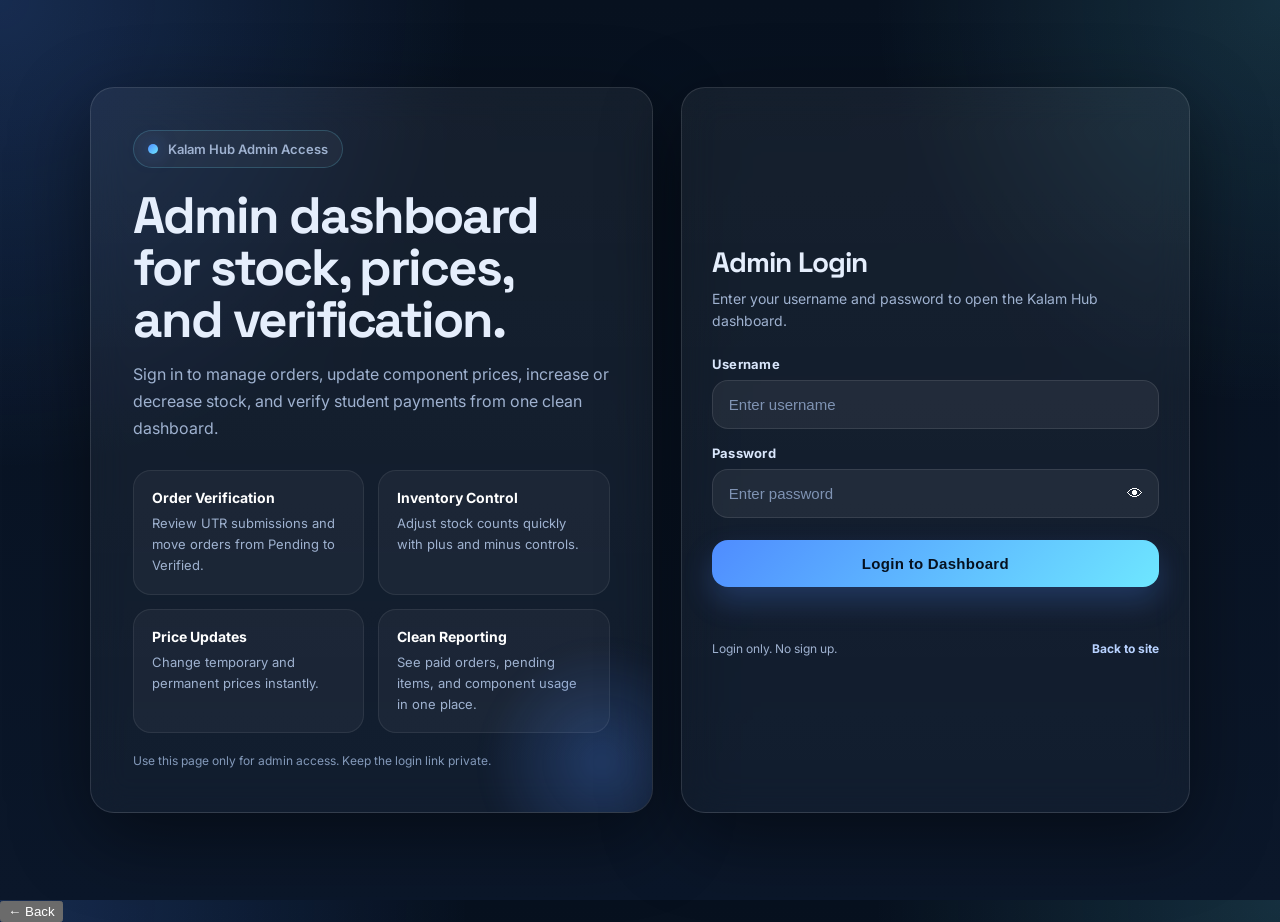
<file: admin-login.html>
<!DOCTYPE html>
<html lang="en" style="color-scheme: dark;">
<head>
  <meta charset="UTF-8" />
  <meta name="viewport" content="width=device-width, initial-scale=1.0" />
  <title>Kalam Hub Admin Login</title>

  <link rel="preconnect" href="https://fonts.googleapis.com">
  <link rel="preconnect" href="https://fonts.gstatic.com" crossorigin>
  <link href="https://fonts.googleapis.com/css2?family=Inter:wght@400;500;600;700;800&family=Space+Grotesk:wght@500;700&display=swap" rel="stylesheet">

  <style>
    :root{
      --bg:#07111f;
      --bg2:#0b172a;
      --card:rgba(255,255,255,0.06);
      --card2:rgba(255,255,255,0.08);
      --line:rgba(255,255,255,0.12);
      --text:#e5eefc;
      --muted:#9fb2d0;
      --accent:#4f8cff;
      --accent2:#6ee7ff;
      --good:#22c55e;
      --bad:#ef4444;
      --shadow:0 24px 80px rgba(0,0,0,.45);
      --radius:24px;
    }

    *{box-sizing:border-box}
    html,body{height:100%}
    body{
      margin:0;
      font-family:'Inter',sans-serif;
      color:var(--text);
      background:
        radial-gradient(circle at top left, rgba(79,140,255,.22), transparent 30%),
        radial-gradient(circle at top right, rgba(110,231,255,.14), transparent 26%),
        linear-gradient(180deg, var(--bg), var(--bg2));
      overflow-x:hidden;
    }

    .wrap{
      min-height:100vh;
      display:grid;
      place-items:center;
      padding:24px;
    }

    .shell{
      width:100%;
      max-width:1100px;
      display:grid;
      grid-template-columns: 1.05fr .95fr;
      gap:28px;
      align-items:stretch;
    }

    .hero, .card{
      border:1px solid var(--line);
      background:linear-gradient(180deg, var(--card), rgba(255,255,255,0.03));
      backdrop-filter: blur(18px);
      box-shadow:var(--shadow);
      border-radius:var(--radius);
    }

    .hero{
      padding:42px;
      position:relative;
      overflow:hidden;
    }

    .hero::before{
      content:"";
      position:absolute;
      inset:auto -80px -80px auto;
      width:260px;
      height:260px;
      background:radial-gradient(circle, rgba(79,140,255,.26), transparent 65%);
      filter:blur(8px);
      pointer-events:none;
    }

    .badge{
      display:inline-flex;
      align-items:center;
      gap:10px;
      padding:10px 14px;
      border:1px solid rgba(110,231,255,.2);
      background:rgba(255,255,255,.04);
      border-radius:999px;
      color:var(--muted);
      font-size:13px;
      font-weight:600;
      margin-bottom:22px;
    }

    .dot{
      width:10px;
      height:10px;
      border-radius:50%;
      background:linear-gradient(135deg,var(--accent),var(--accent2));
      box-shadow:0 0 18px rgba(79,140,255,.6);
    }

    h1{
      margin:0 0 14px;
      font-family:'Space Grotesk',sans-serif;
      font-size:clamp(34px, 4vw, 54px);
      line-height:1.02;
      letter-spacing:-0.04em;
    }

    .sub{
      margin:0 0 28px;
      color:var(--muted);
      font-size:16px;
      line-height:1.7;
      max-width:54ch;
    }

    .feature-grid{
      display:grid;
      grid-template-columns:repeat(2,minmax(0,1fr));
      gap:14px;
      margin-top:22px;
    }

    .feature{
      padding:18px;
      border-radius:18px;
      background:rgba(255,255,255,.04);
      border:1px solid rgba(255,255,255,.08);
    }

    .feature strong{
      display:block;
      margin-bottom:6px;
      font-size:14px;
      color:#fff;
    }

    .feature span{
      color:var(--muted);
      font-size:13px;
      line-height:1.55;
    }

    .card{
      padding:30px;
      display:flex;
      flex-direction:column;
      justify-content:center;
      min-height:520px;
    }

    .card h2{
      margin:0 0 8px;
      font-family:'Space Grotesk',sans-serif;
      font-size:28px;
      letter-spacing:-0.03em;
    }

    .card p{
      margin:0 0 24px;
      color:var(--muted);
      line-height:1.6;
      font-size:14px;
    }

    .form-group{
      margin-bottom:16px;
    }

    label{
      display:block;
      margin:0 0 8px;
      font-size:13px;
      font-weight:700;
      color:#d9e6fb;
      letter-spacing:.02em;
    }

    input{
      width:100%;
      border:none;
      outline:none;
      color:var(--text);
      background:rgba(255,255,255,.06);
      border:1px solid rgba(255,255,255,.1);
      border-radius:16px;
      padding:15px 16px;
      font-size:15px;
      transition:.2s ease;
    }

    input::placeholder{color:#7f93b3}
    input:focus{
      border-color:rgba(79,140,255,.65);
      box-shadow:0 0 0 4px rgba(79,140,255,.18);
      background:rgba(255,255,255,.08);
    }

    .row{
      display:grid;
      grid-template-columns:1fr;
      gap:12px;
    }

    .btn{
      width:100%;
      border:none;
      border-radius:16px;
      padding:15px 18px;
      font-weight:800;
      font-size:15px;
      cursor:pointer;
      transition:transform .18s ease, box-shadow .18s ease, opacity .18s ease;
      letter-spacing:.02em;
    }

    .btn-primary{
      background:linear-gradient(135deg,var(--accent),var(--accent2));
      color:#06111f;
      box-shadow:0 14px 30px rgba(79,140,255,.24);
      margin-top:6px;
    }
    .btn-primary:hover{transform:translateY(-1px)}
    .btn-primary:disabled{opacity:.55;cursor:not-allowed;transform:none}

    .msg{
      margin-top:14px;
      min-height:22px;
      font-size:14px;
      font-weight:600;
    }

    .msg.ok{color:#8bf7b5}
    .msg.err{color:#ff9a9a}

    .mini{
      display:flex;
      align-items:center;
      justify-content:space-between;
      gap:12px;
      margin-top:18px;
      color:var(--muted);
      font-size:12px;
      flex-wrap:wrap;
    }

    .link{
      color:#b8d2ff;
      text-decoration:none;
      font-weight:700;
    }

    .link:hover{text-decoration:underline}

    .footer-note{
      margin-top:18px;
      color:#8399b9;
      font-size:12px;
      line-height:1.6;
    }

    @media (max-width: 900px){
      .shell{grid-template-columns:1fr}
      .hero{padding:30px}
      .card{min-height:auto}
      .feature-grid{grid-template-columns:1fr}
    }
  </style>
</head>
<body>
  <div class="wrap">
    <div class="shell">
      <section class="hero">
        <div class="badge"><span class="dot"></span> Kalam Hub Admin Access</div>
        <h1>Admin dashboard for stock, prices, and verification.</h1>
        <p class="sub">
          Sign in to manage orders, update component prices, increase or decrease stock, and verify student payments from one clean dashboard.
        </p>

        <div class="feature-grid">
          <div class="feature">
            <strong>Order Verification</strong>
            <span>Review UTR submissions and move orders from Pending to Verified.</span>
          </div>
          <div class="feature">
            <strong>Inventory Control</strong>
            <span>Adjust stock counts quickly with plus and minus controls.</span>
          </div>
          <div class="feature">
            <strong>Price Updates</strong>
            <span>Change temporary and permanent prices instantly.</span>
          </div>
          <div class="feature">
            <strong>Clean Reporting</strong>
            <span>See paid orders, pending items, and component usage in one place.</span>
          </div>
        </div>

        <div class="footer-note">
          Use this page only for admin access. Keep the login link private.
        </div>
      </section>

      <section class="card">
        <h2>Admin Login</h2>
        <p>Enter your username and password to open the Kalam Hub dashboard.</p>

        <form id="loginForm" autocomplete="off">
          <div class="form-group">
            <label for="username">Username</label>
            <input id="username" type="text" placeholder="Enter username" required />
          </div>

          <div class="form-group">
            <label for="password">Password</label>
            <div class="password-field" style="position:relative;display:flex;">
              <input id="password" type="password" placeholder="Enter password" required style="flex:1;" />
              <button type="button" onclick="toggleAdminPw()" id="adminPwBtn" style="position:absolute;right:0.6rem;top:50%;transform:translateY(-50%);background:none;border:none;cursor:pointer;font-size:1rem;">👁</button>
            </div>
          </div>

          <button class="btn btn-primary" id="loginBtn" type="submit">Login to Dashboard</button>
          <div id="msg" class="msg"></div>
        </form>

        <div class="mini">
          <span>Login only. No sign up.</span>
          <a class="link" href="index.html">Back to site</a>
        </div>
        <script>
          function toggleAdminPw() {
            const inp = document.getElementById('password');
            const btn = document.getElementById('adminPwBtn');
            if (inp.type === 'password') { inp.type = 'text'; btn.textContent = '🙈'; }
            else { inp.type = 'password'; btn.textContent = '👁'; }
          }
        </script>
      </section>
    </div>
  </div>

  <script>
    // Replace this with your deployed Apps Script Web App URL
    const WEB_APP_URL = 'https://script.google.com/macros/s/AKfycbwVpo-g5IOPpifC6FUx9h4ysxcc6ZF2nvfwZsSWpuXbRlq3uQIAsIhcTVzWYuGzCLbIvA/exec';

    const form = document.getElementById('loginForm');
    const msg = document.getElementById('msg');
    const btn = document.getElementById('loginBtn');

    function setMessage(text, type) {
      msg.textContent = text;
      msg.className = 'msg ' + (type || '');
    }

    form.addEventListener('submit', async (e) => {
      e.preventDefault();

      const user = document.getElementById('username').value.trim();
      const pass = document.getElementById('password').value.trim();

      if (!user || !pass) {
        setMessage('Please enter username and password.', 'err');
        return;
      }

      btn.disabled = true;
      btn.textContent = 'Checking...';
      setMessage('', '');

      try {
        const url = `${WEB_APP_URL}?action=verifyAdmin&user=${encodeURIComponent(user)}&pass=${encodeURIComponent(pass)}`;
        const res = await fetch(url, { method: 'GET' });
        const data = await res.json();

        if (data.ok) {
          sessionStorage.setItem('kalam_admin_logged_in', '1');
          sessionStorage.setItem('kalam_admin_name', data.name || 'Admin');
          setMessage('Login successful. Opening dashboard...', 'ok');

          setTimeout(() => {
            window.location.href = 'admin-dashboard.html';
          }, 500);
        } else {
          setMessage('Invalid username or password.', 'err');
        }
      } catch (err) {
        setMessage('Login failed. Check Apps Script URL and deployment.', 'err');
      } finally {
        btn.disabled = false;
        btn.textContent = 'Login to Dashboard';
      }
    });
  </script>
  <script src="js/back-button.js"></script>
</body>
</html>
</file>
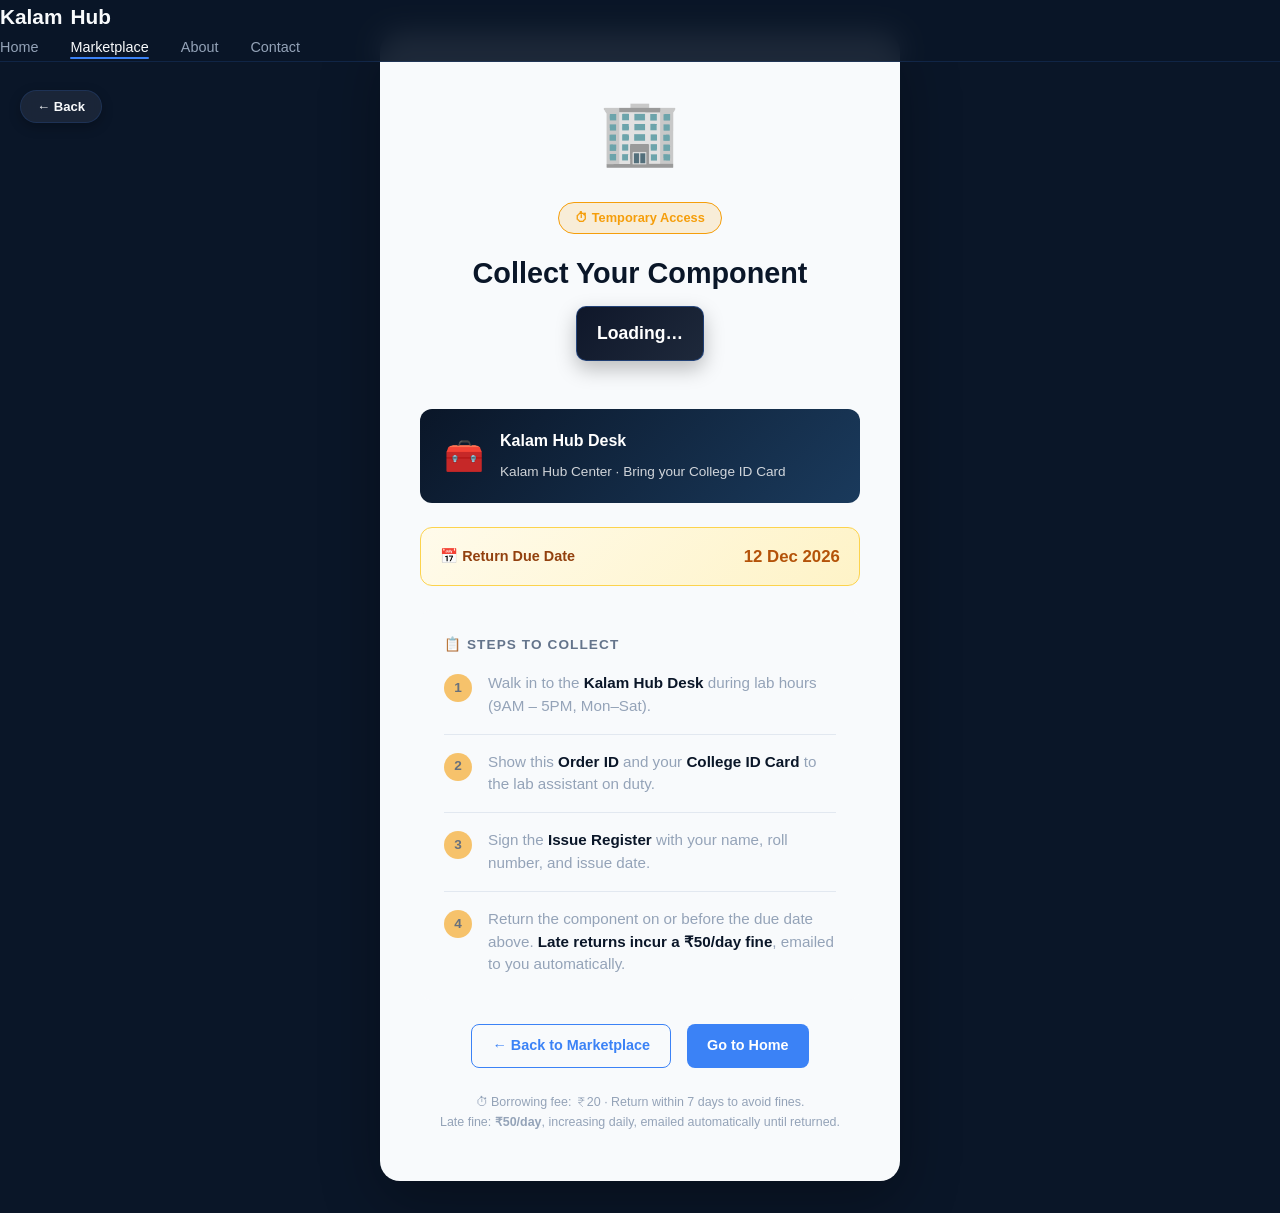
<file: collect.html>
<!DOCTYPE html>
<html lang="en">
<head>
  <meta charset="UTF-8" />
  <meta name="viewport" content="width=device-width, initial-scale=1.0" />
  <title>Collect Component — Kalam Hub</title>
  <link rel="preconnect" href="https://fonts.googleapis.com" />
  <link href="https://fonts.googleapis.com/css2?family=Space+Grotesk:wght@400;500;600;700&family=Inter:wght@400;500;600&display=swap" rel="stylesheet" />
  <link rel="stylesheet" href="css/style.css" />
  <style>
    .collect-page {
      min-height: 100vh;
      display: flex;
      align-items: center;
      justify-content: center;
      padding: 2rem 1rem;
      background: var(--navy);
    }
    .collect-card {
      background: var(--white);
      border-radius: 20px;
      padding: 3rem 2.5rem;
      max-width: 520px;
      width: 100%;
      text-align: center;
      box-shadow: 0 20px 60px rgba(0,0,0,0.3);
    }
    .collect-icon {
      font-size: 4rem;
      margin-bottom: 1rem;
    }
    .collect-card h1 {
      font-family: var(--font-display);
      font-size: 1.8rem;
      color: var(--navy);
      margin-bottom: 0.5rem;
    }
    .collect-card .component-name {
    font-size: 1.1rem;
    font-weight: 600;

    color: #ffffff;

    margin-bottom: 1.5rem;

    padding: 0.75rem 1.25rem;

    background: linear-gradient(
        135deg,
        #0f172a,
        #1e293b
    );

    border: 1px solid rgba(59,130,246,0.35);

    border-radius: 10px;

    display: inline-block;

    box-shadow:
        0 8px 20px rgba(0,0,0,0.25);
}
    .collect-steps {
      background: #f8fafc;
      border-radius: 12px;
      padding: 1.5rem;
      margin: 1.5rem 0;
      text-align: left;
    }
    .collect-steps h3 {
      font-family: var(--font-display);
      font-size: 0.85rem;
      text-transform: uppercase;
      letter-spacing: 0.08em;
      color: var(--slate-dk);
      margin-bottom: 1rem;
    }
    .step-item {
      display: flex;
      gap: 1rem;
      align-items: flex-start;
      margin-bottom: 1rem;
      padding-bottom: 1rem;
      border-bottom: 1px solid #e2e8f0;
    }
    .step-item:last-child {
      margin-bottom: 0;
      padding-bottom: 0;
      border-bottom: none;
    }
    .step-num {
      width: 28px;
      height: 28px;
      background: var(--amber);
      color: var(--navy);
      border-radius: 50%;
      display: flex;
      align-items: center;
      justify-content: center;
      font-weight: 700;
      font-size: 0.85rem;
      flex-shrink: 0;
      margin-top: 2px;
    }
    .step-text {
      color: var(--slate);
      font-size: 0.95rem;
      line-height: 1.5;
    }
    .step-text strong {
      color: var(--navy);
    }
    .cabin-info {
      background: linear-gradient(135deg, var(--navy), #1a3a5c);
      color: white;
      border-radius: 12px;
      padding: 1.2rem 1.5rem;
      margin: 1.5rem 0;
      display: flex;
      align-items: center;
      gap: 1rem;
    }
    .cabin-info .cabin-icon { font-size: 2rem; flex-shrink: 0; }
    .cabin-info .cabin-details { text-align: left; }
    .cabin-info .cabin-details strong {
      display: block;
      font-size: 1rem;
      margin-bottom: 0.2rem;
    }
    .cabin-info .cabin-details span {
      font-size: 0.85rem;
      opacity: 0.8;
    }
    .collect-actions {
      display: flex;
      gap: 1rem;
      justify-content: center;
      flex-wrap: wrap;
      margin-top: 1.5rem;
    }
    .due-banner {
      background: linear-gradient(135deg, #fffbeb, #fef3c7);
      border: 1px solid #fcd34d;
      border-radius: 12px;
      padding: 0.9rem 1.2rem;
      margin: 1.2rem 0;
      display: flex;
      align-items: center;
      justify-content: space-between;
      font-size: 0.9rem;
      color: #92400e;
      font-weight: 600;
    }
    .due-banner strong { font-family: var(--font-display); font-size: 1.05rem; color: #b45309; }
    .order-id-box {
      background: #f0fdf4;
      border: 1px solid #86efac;
      border-radius: 8px;
      padding: 0.6rem 1rem;
      font-family: monospace;
      font-size: 0.95rem;
      color: #166534;
      font-weight: 700;
      margin-bottom: 1rem;
      display: inline-block;
    }
    .badge-temp-large {
      display: inline-block;
      background: rgba(245,158,8,0.15);
      color: var(--amber);
      border: 1px solid var(--amber);
      border-radius: 20px;
      padding: 0.3rem 1rem;
      font-size: 0.8rem;
      font-weight: 600;
      margin-bottom: 1rem;
    }
  </style>
</head>
<body>
  <!-- Navbar -->
  <nav class="navbar">
    <a href="index.html" class="logo">Kalam<span>Hub</span></a>
    <ul class="nav-links">
      <li><a href="index.html">Home</a></li>
      <li><a href="marketplace.html" class="active">Marketplace</a></li>
      <li><a href="about.html">About</a></li>
      <li><a href="contact.html">Contact</a></li>
    </ul>
  </nav>

  <div class="collect-page">
    <div class="collect-card">
      <div class="collect-icon">🏢</div>
      <div class="badge-temp-large">⏱ Temporary Access</div>
      <h1>Collect Your Component</h1>
      <div class="component-name" id="comp-name">Loading…</div>

      <div class="cabin-info">
        <div class="cabin-icon">🧰</div>
        <div class="cabin-details">
          <strong>Kalam Hub Desk</strong>
          <span>Kalam Hub Center · Bring your College ID Card</span>
        </div>
      </div>

      <div class="due-banner" id="due-banner">
        <span>📅 Return Due Date</span>
        <strong id="due-date">—</strong>
      </div>

      <div class="collect-steps">
        <h3>📋 Steps to Collect</h3>
        <div class="step-item">
          <div class="step-num">1</div>
          <div class="step-text">Walk in to the <strong>Kalam Hub Desk</strong> during lab hours (9AM – 5PM, Mon–Sat).</div>
        </div>
        <div class="step-item">
          <div class="step-num">2</div>
          <div class="step-text">Show this <strong>Order ID</strong> and your <strong>College ID Card</strong> to the lab assistant on duty.</div>
        </div>
        <div class="step-item">
          <div class="step-num">3</div>
          <div class="step-text">Sign the <strong>Issue Register</strong> with your name, roll number, and issue date.</div>
        </div>
        <div class="step-item">
          <div class="step-num">4</div>
          <div class="step-text">Return the component on or before the due date above. <strong>Late returns incur a ₹50/day fine</strong>, emailed to you automatically.</div>
        </div>
      </div>

      <div class="collect-actions">
        <a href="marketplace.html" class="btn btn-outline">← Back to Marketplace</a>
        <a href="index.html" class="btn btn-primary">Go to Home</a>
      </div>

      <p style="font-size:0.78rem;color:#94a3b8;margin-top:1.5rem;">
        ⏱ Borrowing fee: ₹20 · Return within 7 days to avoid fines.<br>
        Late fine: <strong>₹50/day</strong>, increasing daily, emailed automatically until returned.
      </p>
    </div>
  </div>

  <script>
    // Show component name + order ID + due date from URL params
    const params  = new URLSearchParams(window.location.search);
    const name    = params.get('name');
    const orderId = params.get('order');

    if (name) {
      document.getElementById('comp-name').textContent = decodeURIComponent(name);
    }

    if (orderId) {
      const orderBox = document.createElement('div');
      orderBox.className = 'order-id-box';
      orderBox.textContent = '🎫 Order #' + orderId;
      document.getElementById('comp-name').insertAdjacentElement('afterend', orderBox);
    }

    // Due date = today + 7 days
    const due = new Date();
    due.setDate(due.getDate() + 7);
    const dueStr = due.toLocaleDateString('en-IN', { day: 'numeric', month: 'short', year: 'numeric' });
    document.getElementById('due-date').textContent = dueStr;
  </script>
  <script src="js/back-button.js"></script>
</body>
</html>
</file>
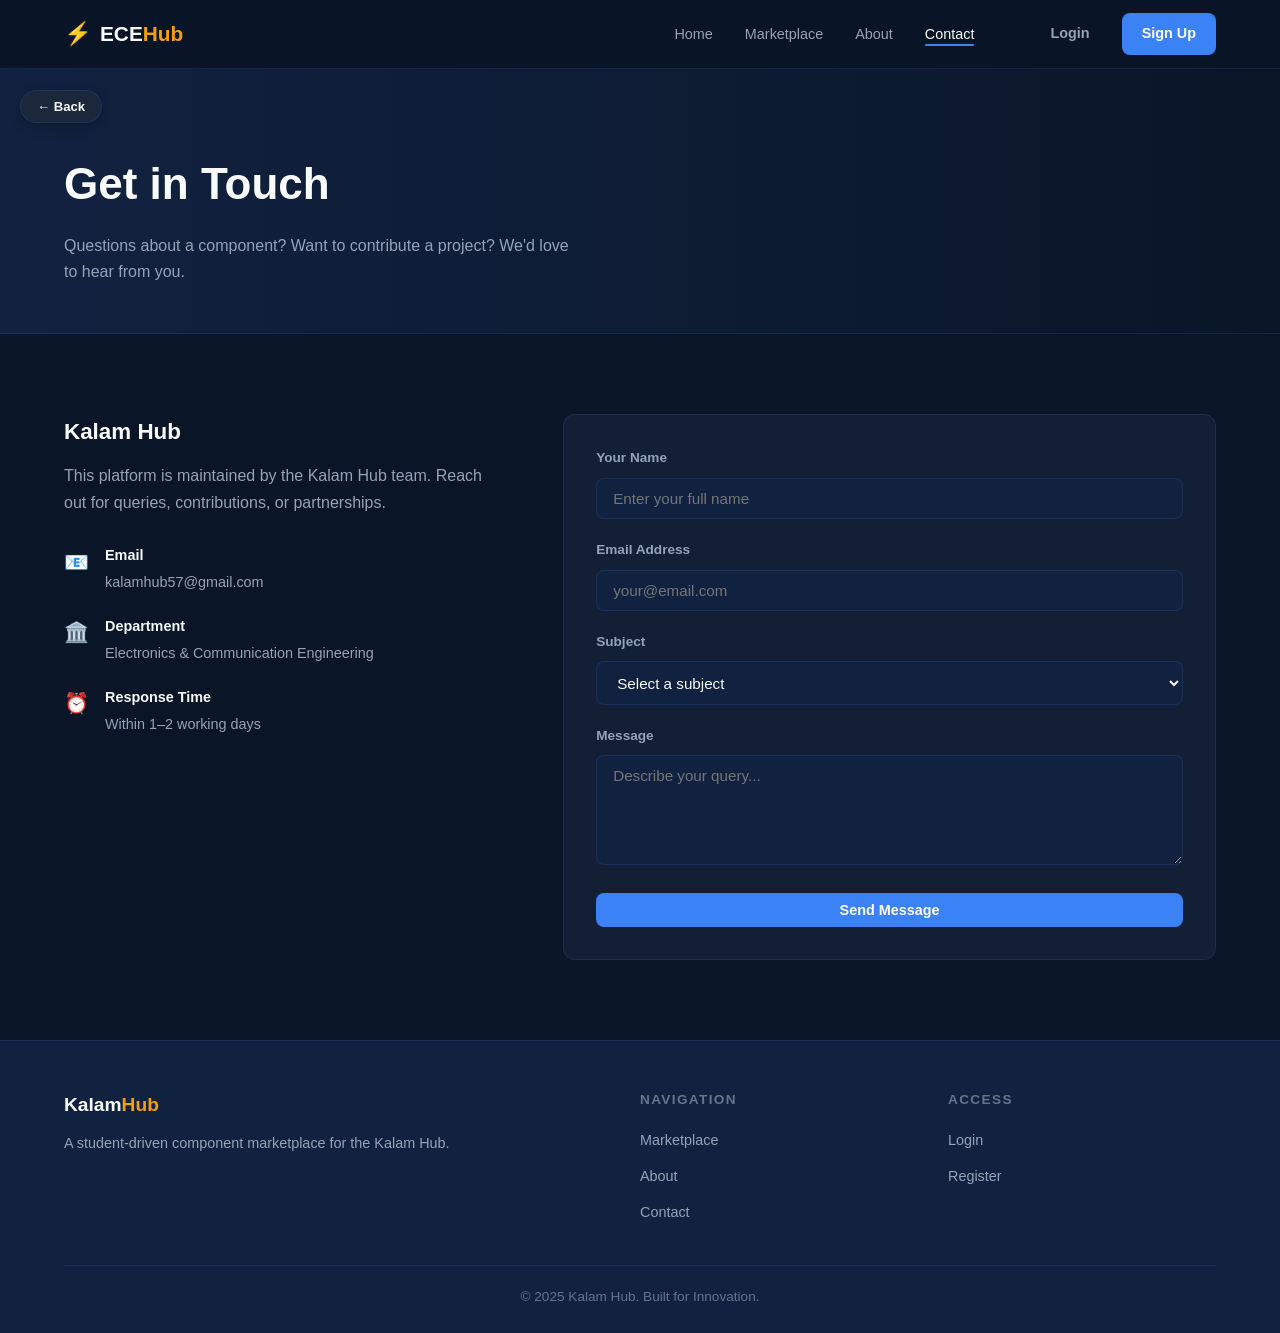
<file: contact.html>
<!DOCTYPE html>
<html lang="en">
<head>
  <meta charset="UTF-8" />
  <meta name="viewport" content="width=device-width, initial-scale=1.0" />
  <title>Contact — Kalam Hub</title>
  <link rel="preconnect" href="https://fonts.googleapis.com" />
  <link href="https://fonts.googleapis.com/css2?family=Space+Grotesk:wght@400;500;600;700&family=Inter:wght@400;500;600&display=swap" rel="stylesheet" />
  <link rel="stylesheet" href="css/style.css" />
</head>
<body>
  <nav class="navbar">
    <div class="nav-inner">
      <a href="index.html" class="logo">
        <span class="logo-icon">⚡</span>
        <span class="logo-text">ECE<span class="logo-accent">Hub</span></span>
      </a>
      <ul class="nav-links">
        <li><a href="index.html">Home</a></li>
        <li><a href="marketplace.html">Marketplace</a></li>
        <li><a href="about.html">About</a></li>
        <li><a href="contact.html" class="active">Contact</a></li>
      </ul>
      <div class="nav-actions">
        <a href="login.html" class="btn btn-ghost">Login</a>
        <a href="register.html" class="btn btn-primary">Sign Up</a>
      </div>
      <button class="hamburger" id="hamburger">&#9776;</button>
    </div>
  </nav>

  <div class="page-header">
    <div class="container">
      <h1>Get in Touch</h1>
      <p>Questions about a component? Want to contribute a project? We'd love to hear from you.</p>
    </div>
  </div>

  <section class="section">
    <div class="container">
      <div class="contact-layout">
        <div class="contact-info">
          <h3>Kalam Hub</h3>
          <p>This platform is maintained by the Kalam Hub team. Reach out for queries, contributions, or partnerships.</p>
          <div class="contact-item">
            <span class="contact-icon">📧</span>
            <div>
              <strong>Email</strong>
              <p>kalamhub57@gmail.com</p>
            </div>
          </div>
          <div class="contact-item">
            <span class="contact-icon">🏛️</span>
            <div>
              <strong>Department</strong>
              <p>Electronics & Communication Engineering</p>
            </div>
          </div>
          <div class="contact-item">
            <span class="contact-icon">⏰</span>
            <div>
              <strong>Response Time</strong>
              <p>Within 1–2 working days</p>
            </div>
          </div>
        </div>

        <form class="contact-form" id="contact-form">
          <div class="form-group">
            <label for="name">Your Name</label>
            <input type="text" id="name" name="name" placeholder="Enter your full name" required />
          </div>
          <div class="form-group">
            <label for="email">Email Address</label>
            <input type="email" id="email" name="email" placeholder="your@email.com" required />
          </div>
          <div class="form-group">
            <label for="subject">Subject</label>
            <select id="subject" name="subject">
              <option value="">Select a subject</option>
              <option value="hands-on-training">Hands-On Training</option>
              <option value="internship">Internship</option>
              <option value="workshop">Workshop</option>
              <option value="component-query">Component Query</option>
              <option value="purchase">Purchase Help</option>
              <option value="contribute">Contribute a Project</option>
              <option value="technical">Technical Issue</option>
              <option value="other">Other</option>
            </select>
          </div>
          <div class="form-group">
            <label for="message">Message</label>
            <textarea id="message" name="message" rows="5" placeholder="Describe your query..." required></textarea>
          </div>
          <button type="submit" class="btn btn-primary btn-full">Send Message</button>
          <div class="form-success" id="form-success" style="display:none;">
            ✅ Message sent! We'll get back to you within 1-2 days.
          </div>
        </form>
      </div>
    </div>
  </section>

  <footer class="footer">
    <div class="container">
      <div class="footer-grid">
        <div class="footer-brand">
          <span class="logo-text">Kalam<span class="logo-accent">Hub</span></span>
          <p>A student-driven component marketplace for the Kalam Hub.</p>
        </div>
        <div class="footer-links">
          <h4>Navigation</h4>
          <ul>
            <li><a href="marketplace.html">Marketplace</a></li>
            <li><a href="about.html">About</a></li>
            <li><a href="contact.html">Contact</a></li>
          </ul>
        </div>
        <div class="footer-links">
          <h4>Access</h4>
          <ul>
            <li><a href="login.html">Login</a></li>
            <li><a href="register.html">Register</a></li>
          </ul>
        </div>
      </div>
      <div class="footer-bottom">
        <p>© 2025 Kalam Hub. Built for Innovation.</p>
      </div>
    </div>
  </footer>

  <script src="js/main.js"></script>
  <script src="js/contact.js"></script>
<script src="js/nav.js"></script>
  <script src="js/back-button.js"></script>
</body>
</html>
</file>
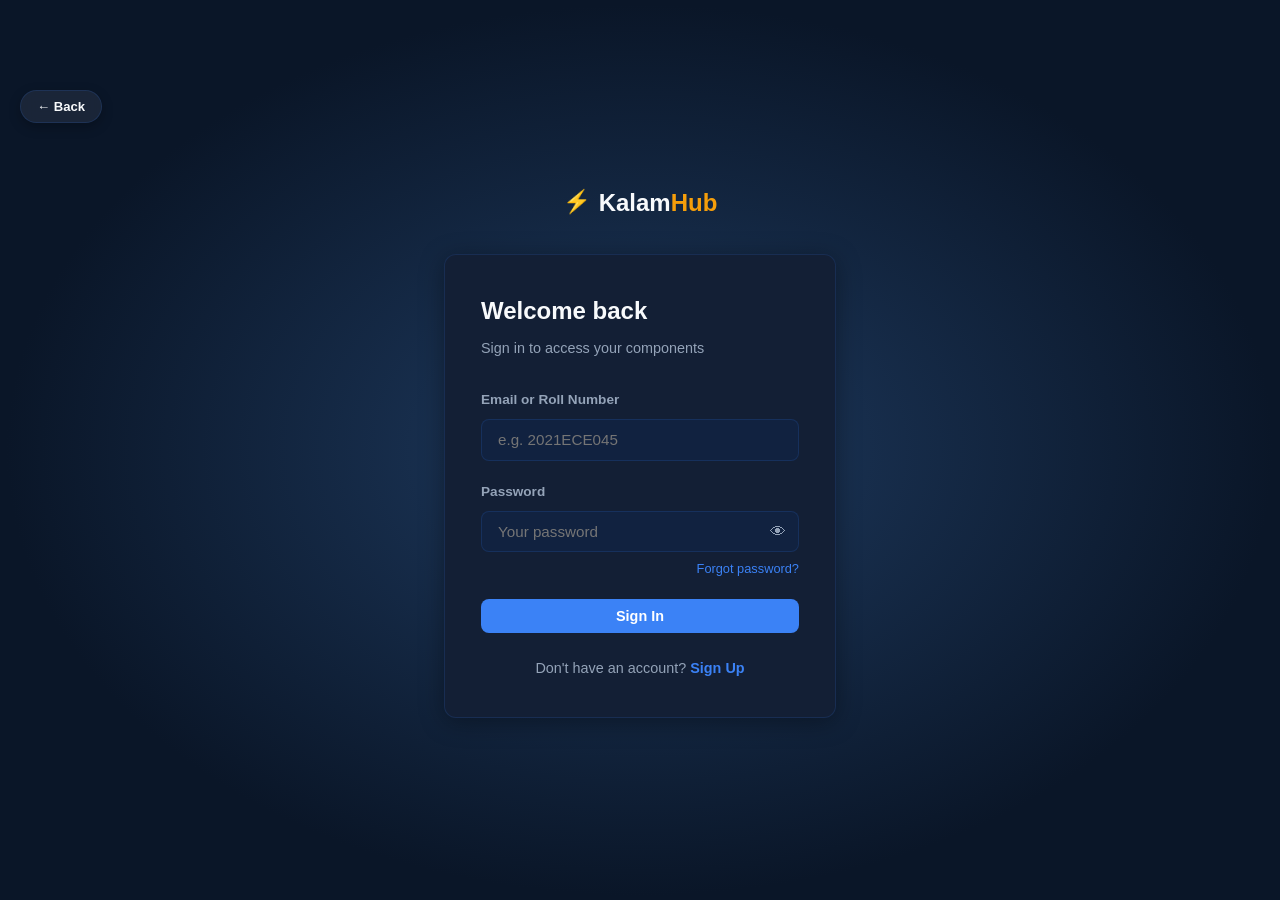
<file: login.html>
<!DOCTYPE html>
<html lang="en">
<head>
  <meta charset="UTF-8" />
  <meta name="viewport" content="width=device-width, initial-scale=1.0" />
  <title>Login — Kalam Hub</title>
  <link rel="preconnect" href="https://fonts.googleapis.com" />
  <link href="https://fonts.googleapis.com/css2?family=Space+Grotesk:wght@400;500;600;700&family=Inter:wght@400;500;600&display=swap" rel="stylesheet" />
  <link rel="stylesheet" href="css/style.css" />
</head>
<body class="auth-page">
  <div class="auth-container">
    <a href="index.html" class="auth-logo">
      <span class="logo-icon">⚡</span>
      <span class="logo-text">Kalam<span class="logo-accent">Hub</span></span>
    </a>
    <div class="auth-card">
      <h2>Welcome back</h2>
      <p class="auth-subtitle">Sign in to access your components</p>
      <form class="auth-form" id="login-form">
        <div class="form-group">
          <label for="email">Email or Roll Number</label>
          <input type="text" id="email" name="email" placeholder="e.g. 2021ECE045" required />
        </div>
        <div class="form-group">
          <label for="password">Password</label>
          <div class="password-field">
            <input type="password" id="password" name="password" placeholder="Your password" required />
            <button type="button" class="pw-toggle" onclick="togglePw('password', this)" aria-label="Show password">👁</button>
          </div>
          <a href="#" class="forgot-link">Forgot password?</a>
        </div>
        <button type="submit" class="btn btn-primary btn-full">Sign In</button>
      </form>
      <p class="auth-switch">Don't have an account? <a href="register.html">Sign Up</a></p>
    </div>
  </div>
  <script>
    function togglePw(id, btn) {
      const input = document.getElementById(id);
      if (input.type === 'password') {
        input.type = 'text';
        btn.textContent = '🙈';
      } else {
        input.type = 'password';
        btn.textContent = '👁';
      }
    }
  </script>
  <script src="js/auth.js"></script>
  <script src="js/back-button.js"></script>
</body>
</html>
</file>
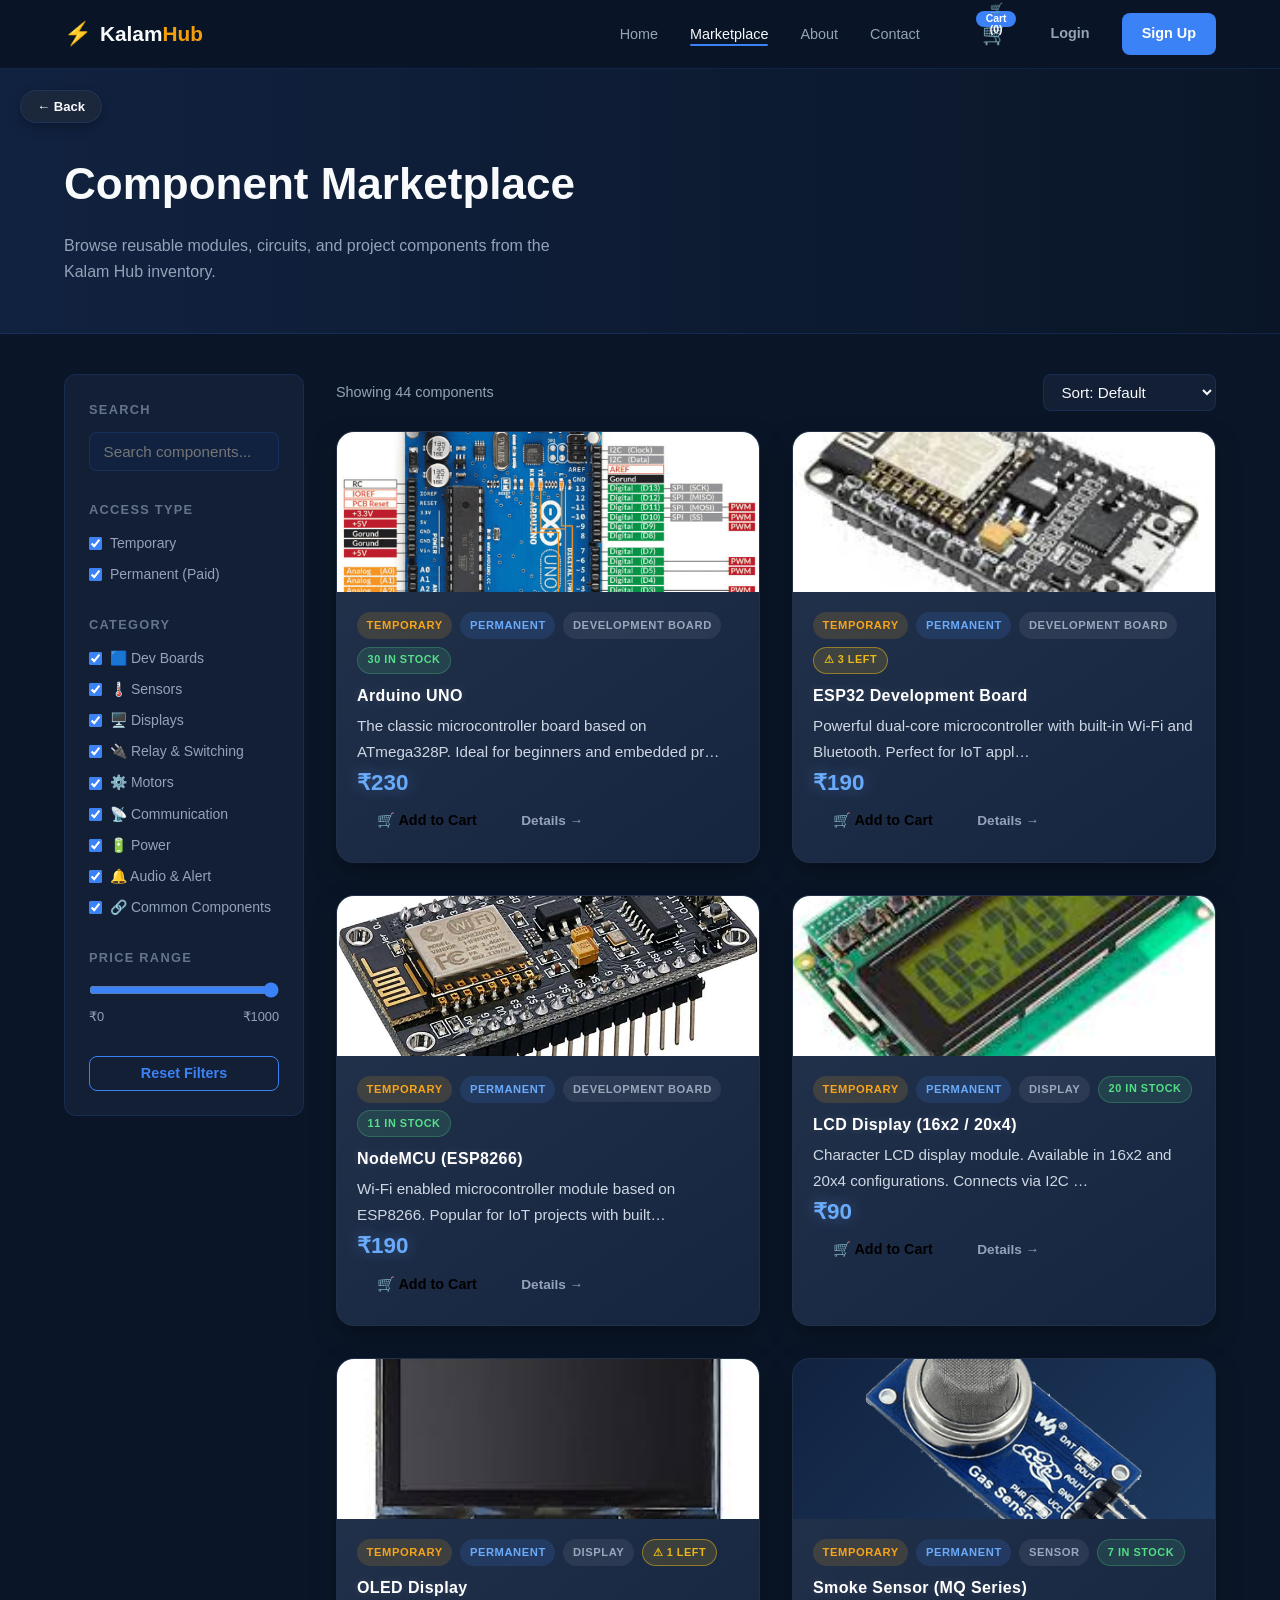
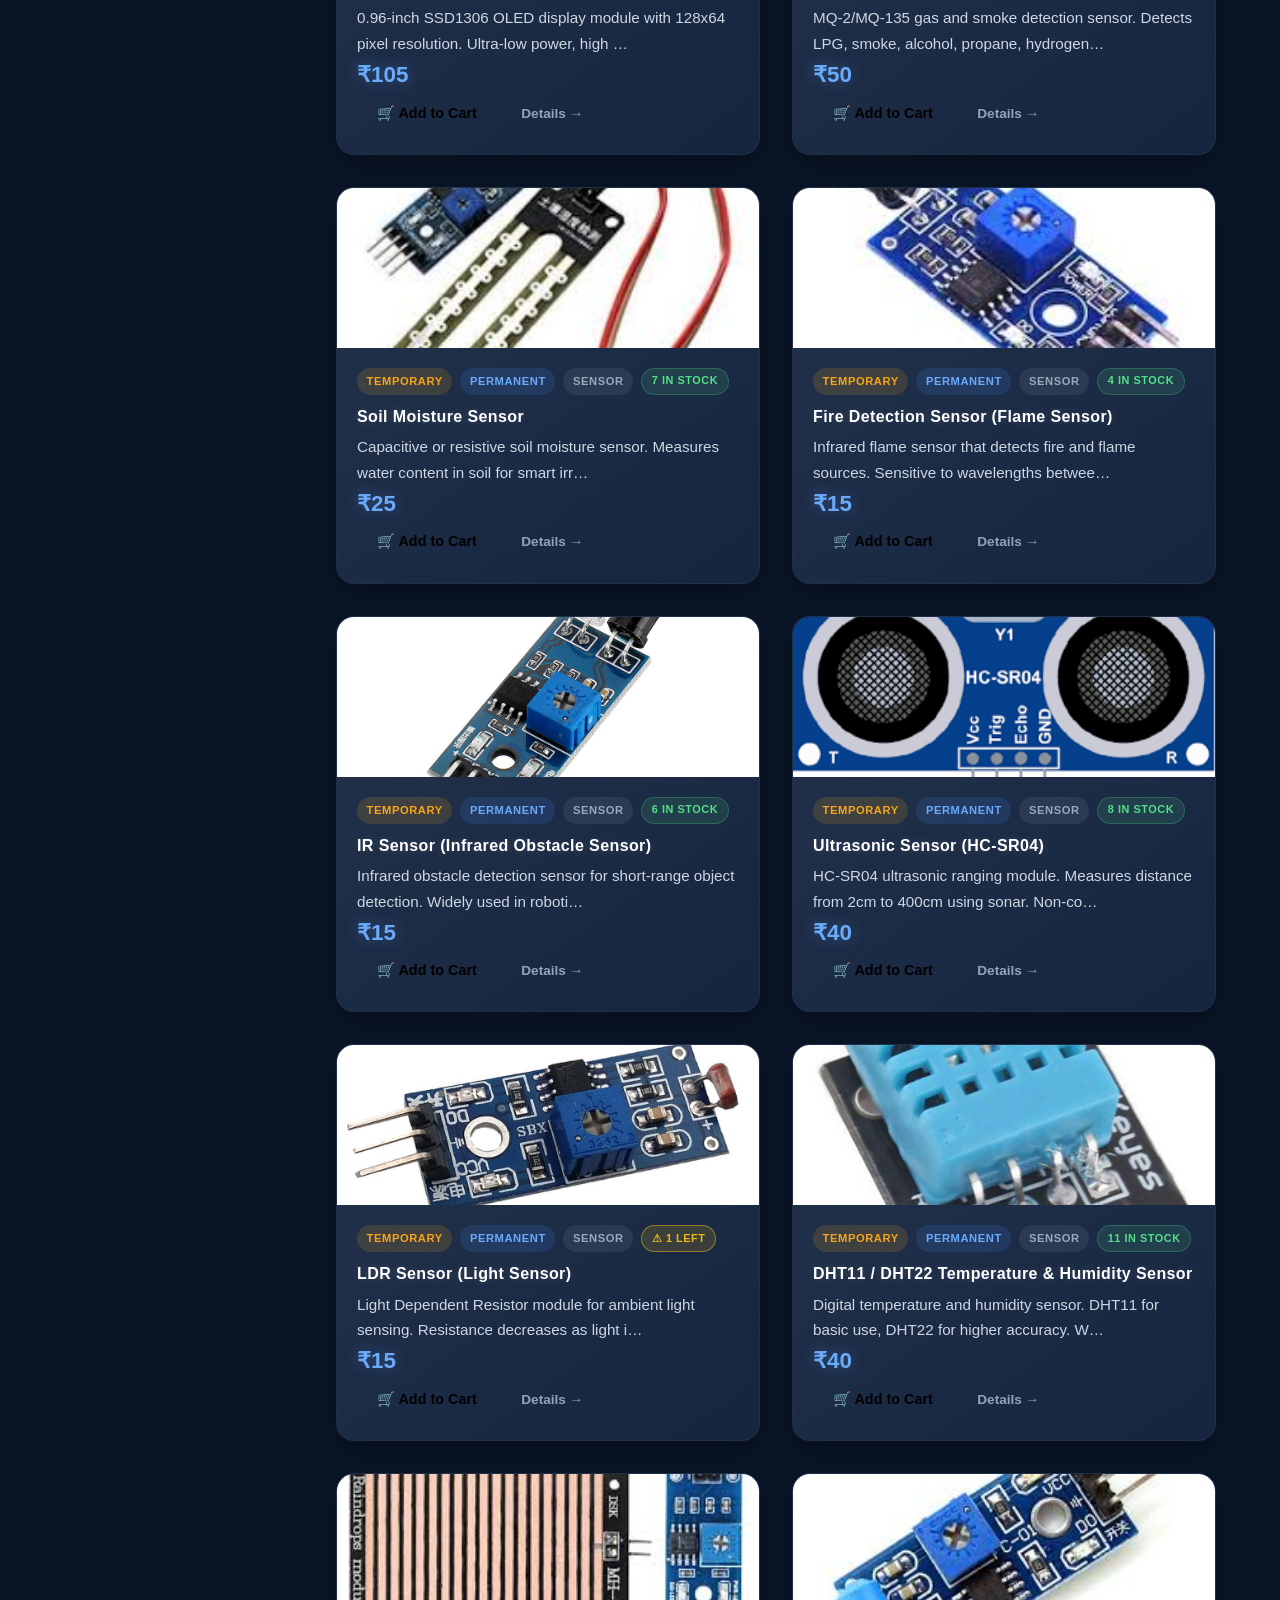
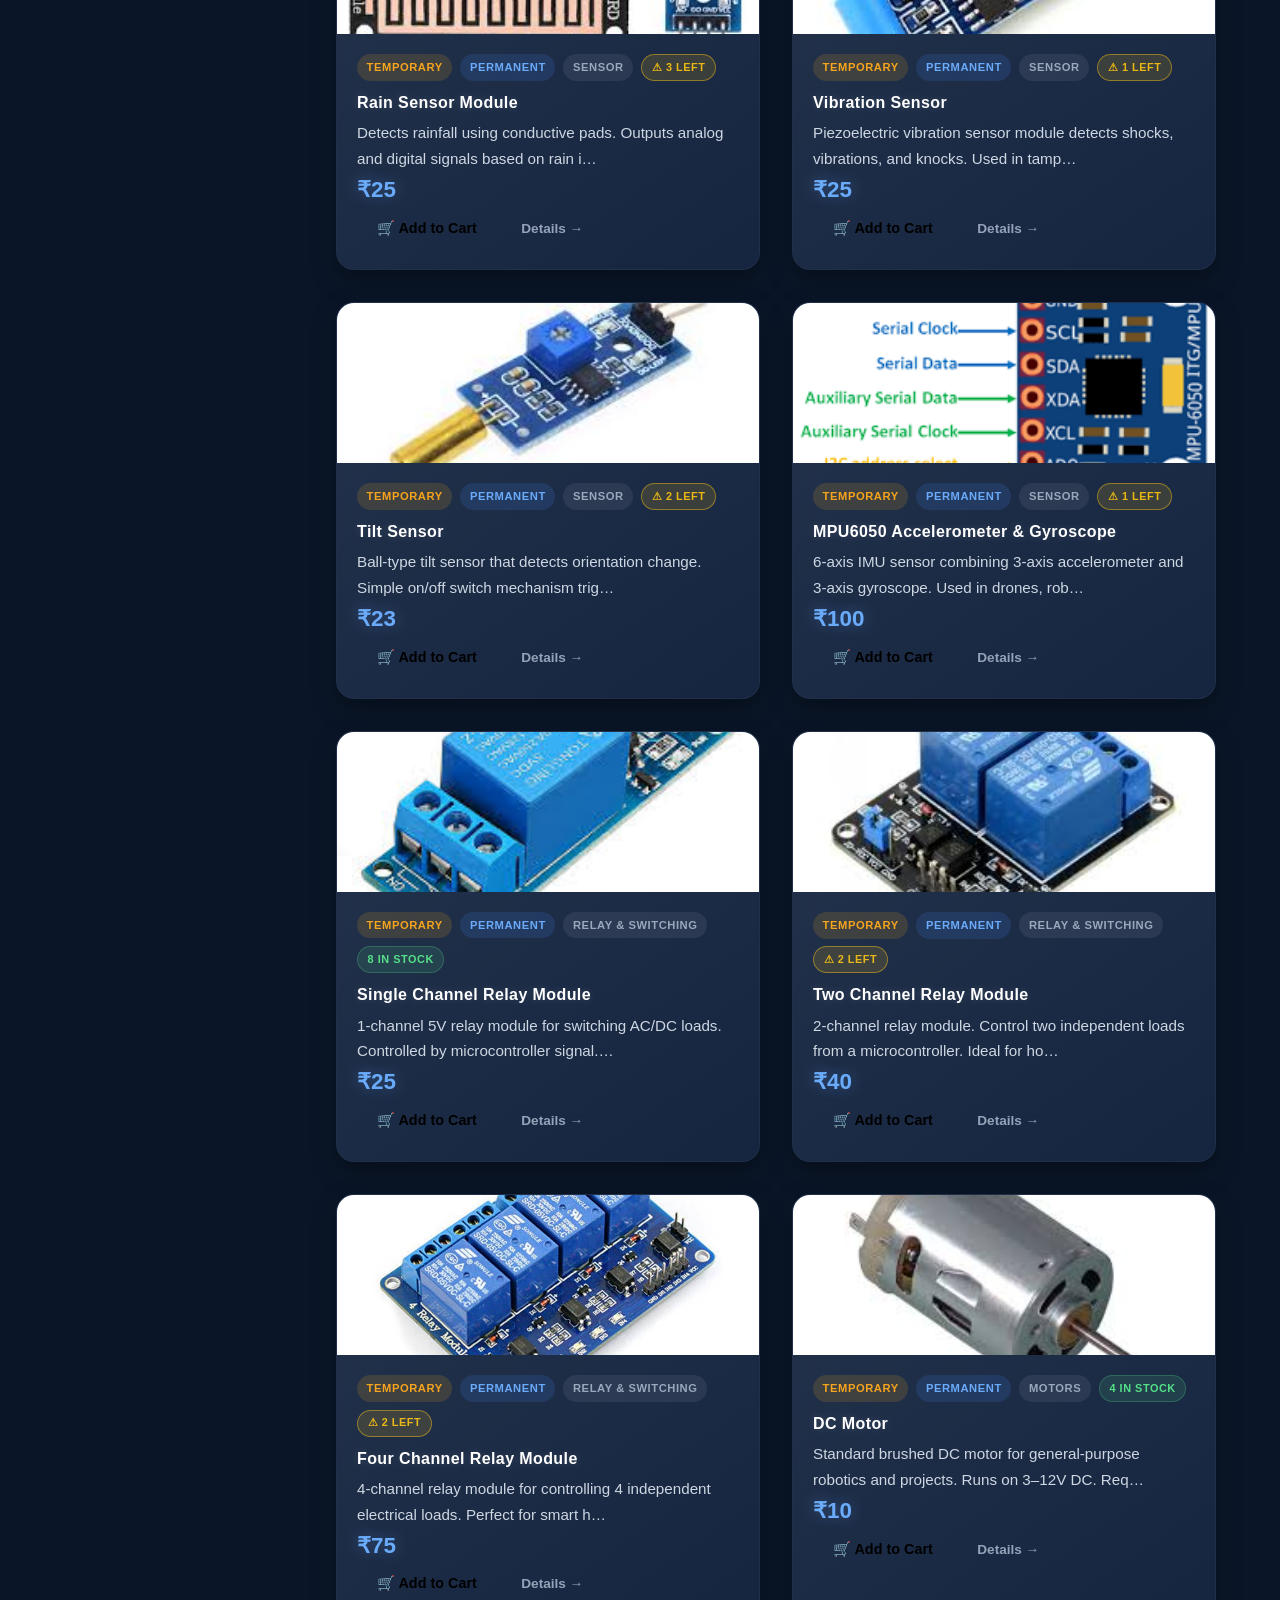
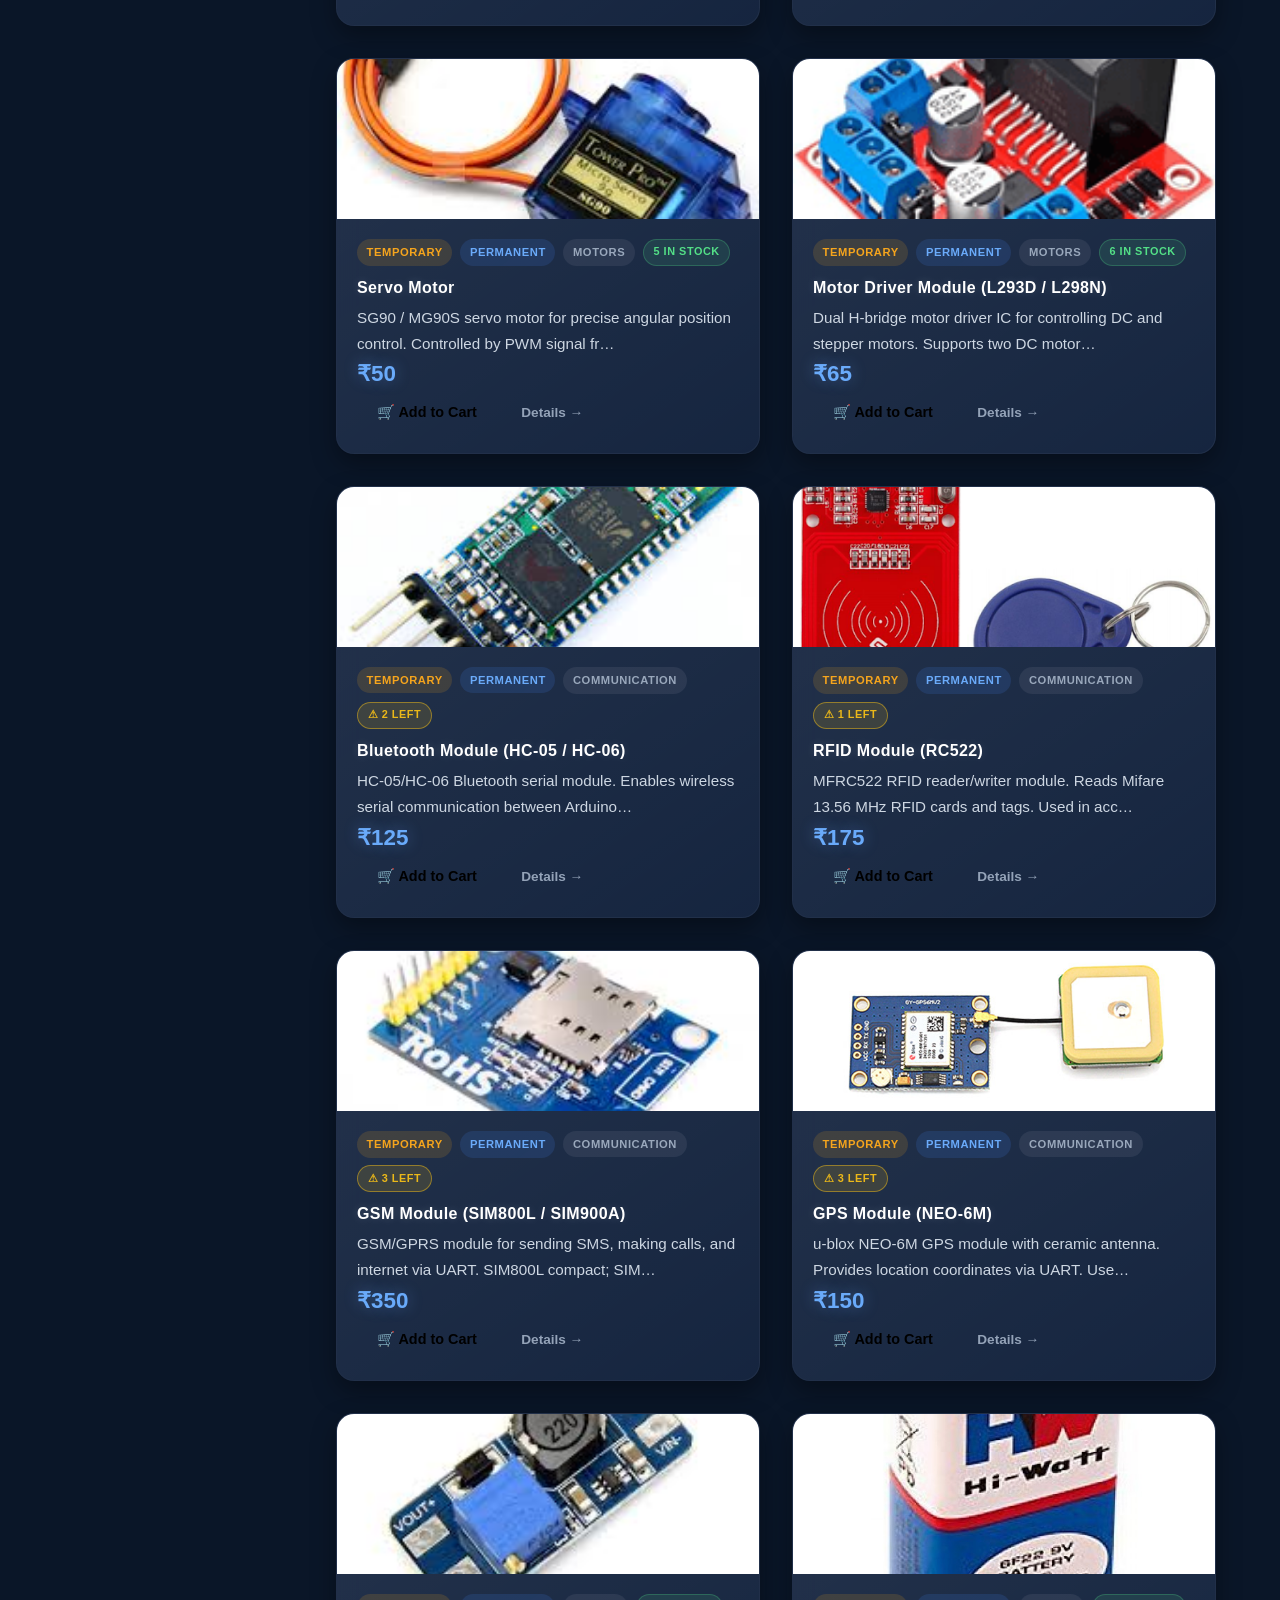
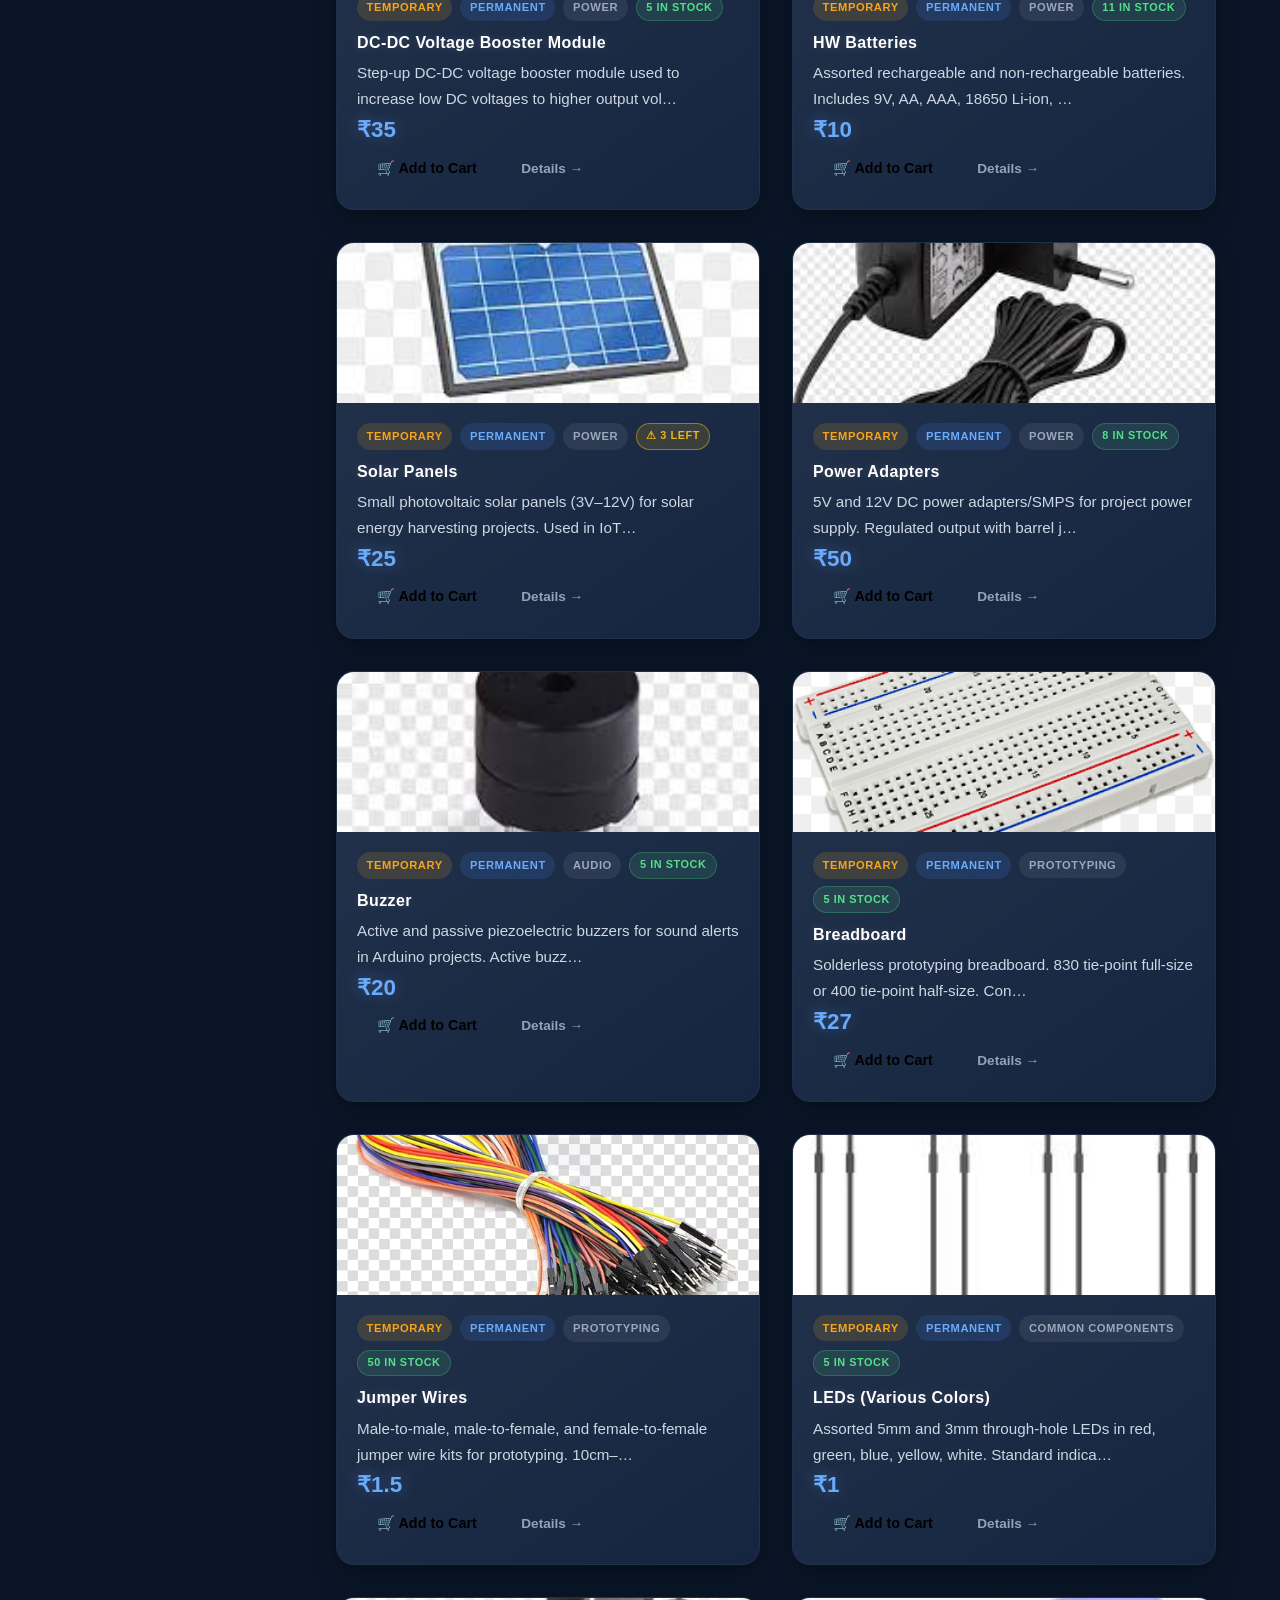
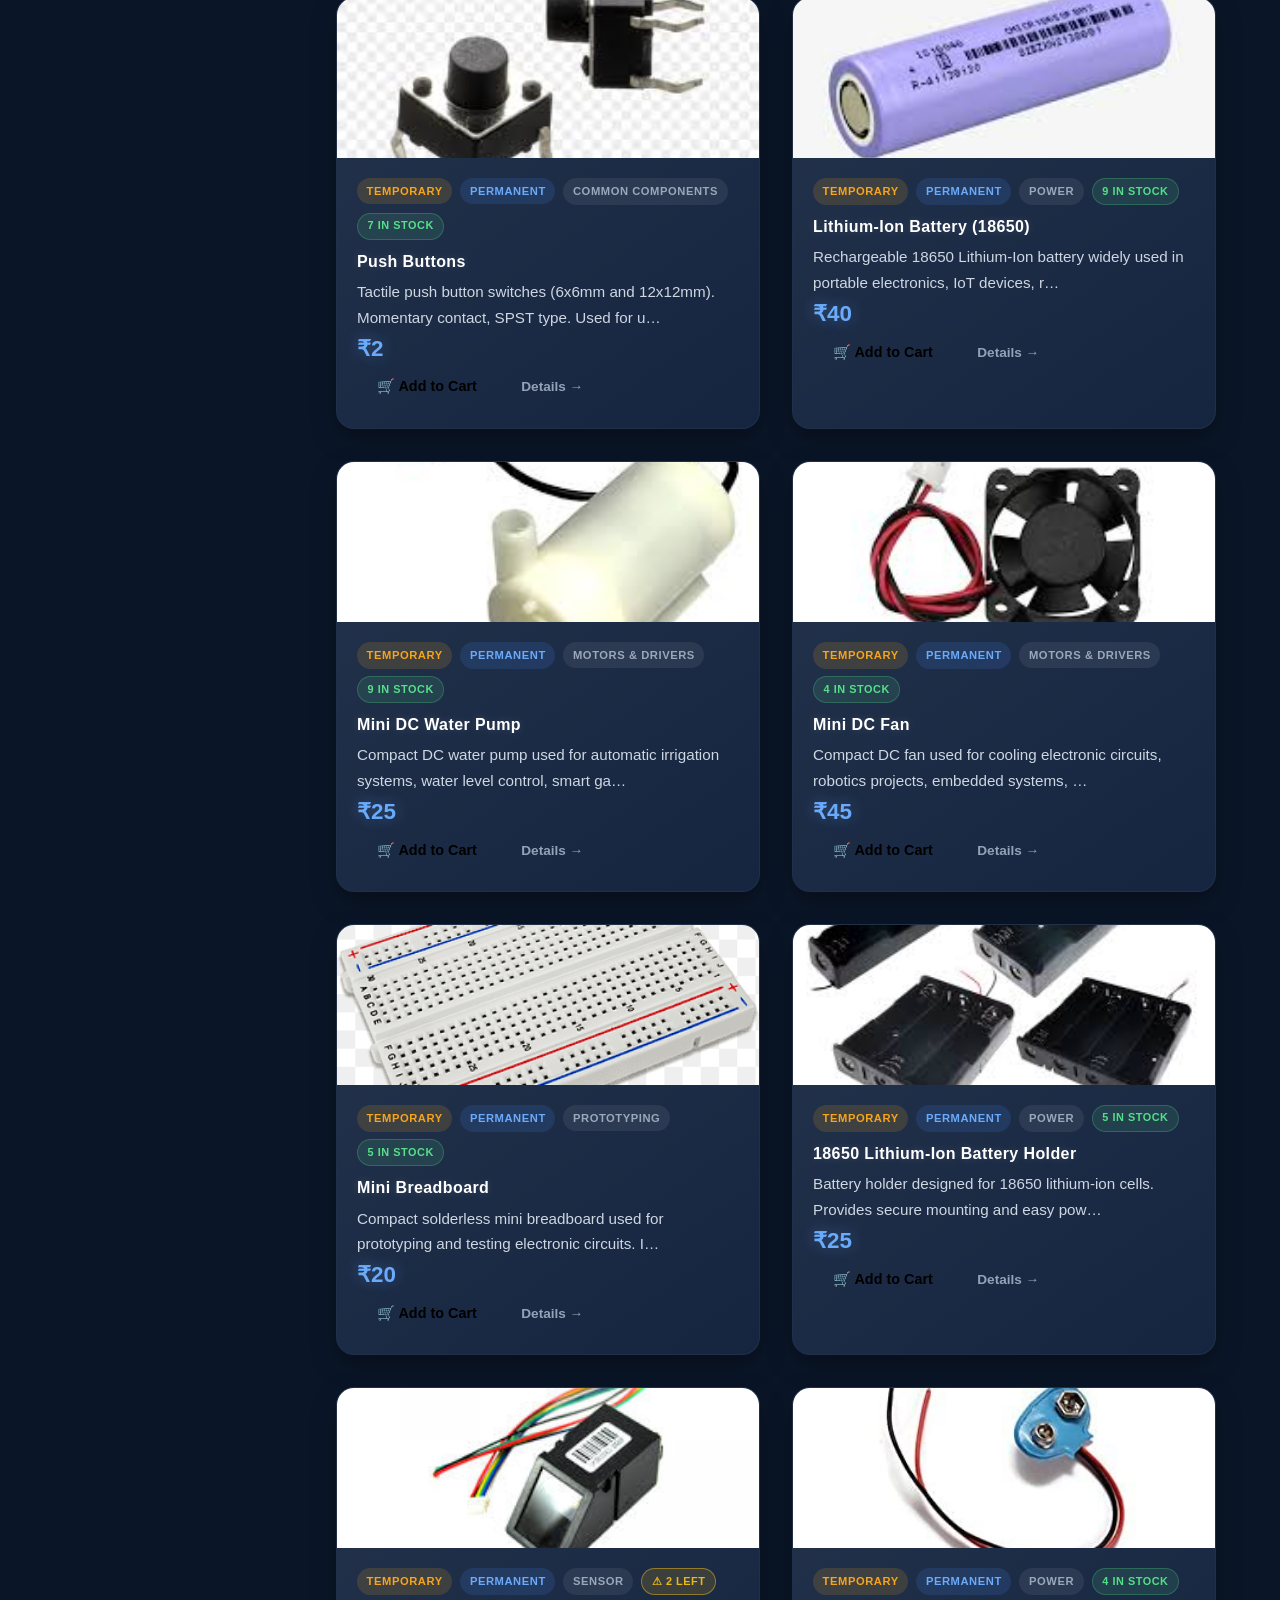
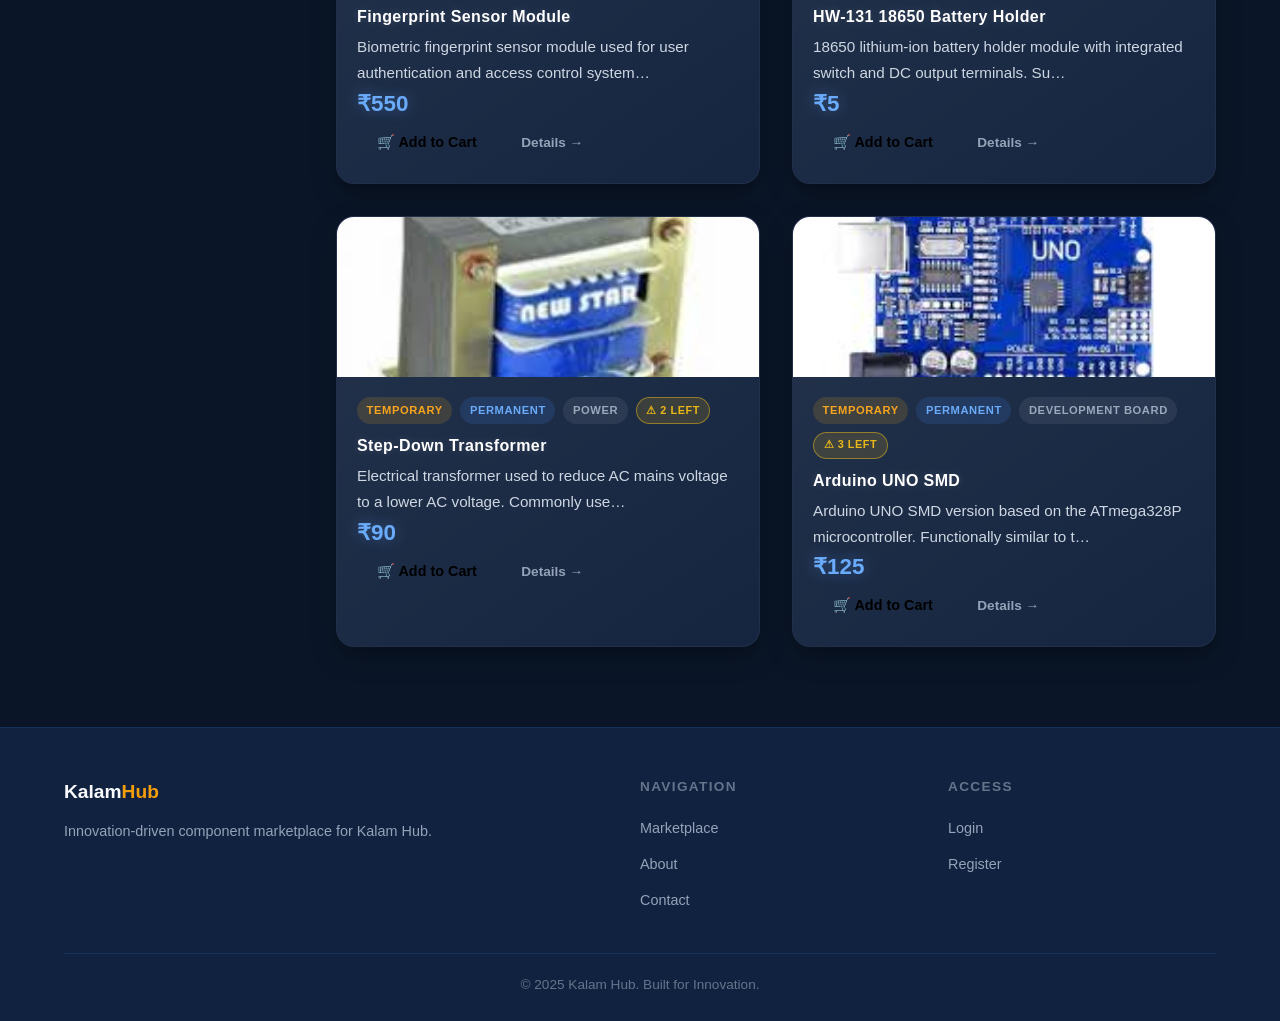
<file: marketplace.html>
<!DOCTYPE html>
<html lang="en">
<head>
  <meta charset="UTF-8" />
  <meta name="viewport" content="width=device-width, initial-scale=1.0" />
  <title>Marketplace — Kalam Hub</title>
  <link rel="preconnect" href="https://fonts.googleapis.com" />
  <link href="https://fonts.googleapis.com/css2?family=Space+Grotesk:wght@400;500;600;700&family=Inter:wght@400;500;600&display=swap" rel="stylesheet" />
  <link rel="stylesheet" href="css/style.css" />
</head>
<body>

  <nav class="navbar">
    <div class="nav-inner">
      <a href="index.html" class="logo">
        <span class="logo-icon">⚡</span>
        <span class="logo-text">Kalam<span class="logo-accent">Hub</span></span>
      </a>
      <ul class="nav-links">
        <li><a href="index.html">Home</a></li>
        <li><a href="marketplace.html" class="active">Marketplace</a></li>
        <li><a href="about.html">About</a></li>
        <li><a href="contact.html">Contact</a></li>
      </ul>
      <div class="nav-actions">
        <button class="cart-icon-btn" id="cart-icon-btn" aria-label="Open cart">
          🛒
          <span class="cart-count-badge" id="cart-count-badge" style="display:none;">0</span>
        </button>
        <a href="login.html" class="btn btn-ghost">Login</a>
        <a href="register.html" class="btn btn-primary">Sign Up</a>
      </div>
      <button class="hamburger" id="hamburger">&#9776;</button>
    </div>
  </nav>

  <!-- PAGE HEADER -->
  <div class="page-header">
    <div class="container">
      <h1>Component Marketplace</h1>
      <p>Browse reusable modules, circuits, and project components from the Kalam Hub inventory.</p>
    </div>
  </div>

  <!-- MARKETPLACE BODY -->
  <section class="marketplace-section">
    <div class="container">
      <div class="marketplace-layout">

        <!-- SIDEBAR FILTERS -->
        <aside class="filter-sidebar">
          <div class="filter-block">
            <h4>Search</h4>
            <input type="text" id="search-input" class="filter-input" placeholder="Search components..." />
          </div>

          <div class="filter-block">
            <h4>Access Type</h4>
            <label class="filter-check">
              <input type="checkbox" value="temporary" checked /> Temporary 
            </label>
            <label class="filter-check">
              <input type="checkbox" value="permanent" checked /> Permanent (Paid)
            </label>
          </div>

          <div class="filter-block">
            <h4>Category</h4>
            <label class="filter-check"><input type="checkbox" value="microcontroller" checked /> 🟦 Dev Boards</label>
            <label class="filter-check"><input type="checkbox" value="sensor" checked /> 🌡️ Sensors</label>
            <label class="filter-check"><input type="checkbox" value="display" checked /> 🖥️ Displays</label>
            <label class="filter-check"><input type="checkbox" value="relay" checked /> 🔌 Relay & Switching</label>
            <label class="filter-check"><input type="checkbox" value="motor" checked /> ⚙️ Motors</label>
            <label class="filter-check"><input type="checkbox" value="communication" checked /> 📡 Communication</label>
            <label class="filter-check"><input type="checkbox" value="power" checked /> 🔋 Power</label>
            <label class="filter-check"><input type="checkbox" value="audio" checked /> 🔔 Audio & Alert</label>
            <label class="filter-check"><input type="checkbox" value="common" checked /> 🔗 Common Components</label>
          </div>

          <div class="filter-block">
            <h4>Price Range</h4>
            <input type="range" id="price-range" min="0" max="1000" value="1000" class="price-slider" />
            <div class="price-labels">
              <span>₹0</span>
              <span id="price-max-label">₹1000</span>
            </div>
          </div>

          <button class="btn btn-outline btn-full" id="reset-filters">Reset Filters</button>
        </aside>

        <!-- COMPONENT GRID -->
        <main class="marketplace-main">
          <div class="market-toolbar">
            <span id="result-count" class="result-count">Showing all components</span>
            <select class="sort-select" id="sort-select">
              <option value="default">Sort: Default</option>
              <option value="price-asc">Price: Low to High</option>
              <option value="price-desc">Price: High to Low</option>
              <option value="name">Name A–Z</option>
            </select>
          </div>

          <div class="components-grid" id="market-grid">
            <!-- Injected by JS -->
          </div>

          <div class="empty-state" id="empty-state" style="display:none;">
            <span>🔍</span>
            <h3>No components found</h3>
            <p>Try adjusting your filters or search term.</p>
          </div>
        </main>
      </div>
    </div>
  </section>

  <!-- COMPONENT DETAIL MODAL -->
  <div class="modal-overlay" id="modal-overlay">
    <div class="modal" id="component-modal">
      <button class="modal-close" id="modal-close">✕</button>
      <div class="modal-body" id="modal-body"></div>
    </div>
  </div>

  <!-- CART MODAL -->
  <div class="modal-overlay" id="cart-overlay">
    <div class="modal" id="cart-modal">
      <button class="modal-close" id="cart-modal-close">✕</button>
      <div class="modal-body" id="cart-modal-body"></div>
    </div>
  </div>

  <!-- PURCHASE TYPE SELECT MODAL -->
  <div class="modal-overlay" id="type-select-overlay">
    <div class="modal" id="type-select-modal" style="max-width:380px;">
      <button class="modal-close" id="type-select-close">✕</button>
      <div class="modal-body" id="type-select-body"></div>
    </div>
  </div>

  <!-- TOAST CONTAINER -->
  <div id="toast-container" style="position:fixed;bottom:24px;left:50%;transform:translateX(-50%);z-index:2000;"></div>

  <footer class="footer">
    <div class="container">
      <div class="footer-grid">
        <div class="footer-brand">
          <span class="logo-text">Kalam<span class="logo-accent">Hub</span></span>
          <p>Innovation-driven component marketplace for Kalam Hub.</p>
        </div>
        <div class="footer-links">
          <h4>Navigation</h4>
          <ul>
            <li><a href="marketplace.html">Marketplace</a></li>
            <li><a href="about.html">About</a></li>
            <li><a href="contact.html">Contact</a></li>
          </ul>
        </div>
        <div class="footer-links">
          <h4>Access</h4>
          <ul>
            <li><a href="login.html">Login</a></li>
            <li><a href="register.html">Register</a></li>
          </ul>
        </div>
      </div>
      <div class="footer-bottom">
        <p>© 2025 Kalam Hub. Built for Innovation.</p>
      </div>
    </div>  
  </footer>

  <script src="js/data.js"></script>
  <script src="js/stock.js"></script>
  <script src="js/marketplace.js"></script>
<script src="js/nav.js"></script>
  <script src="js/back-button.js"></script>
</body>
</html>
</file>
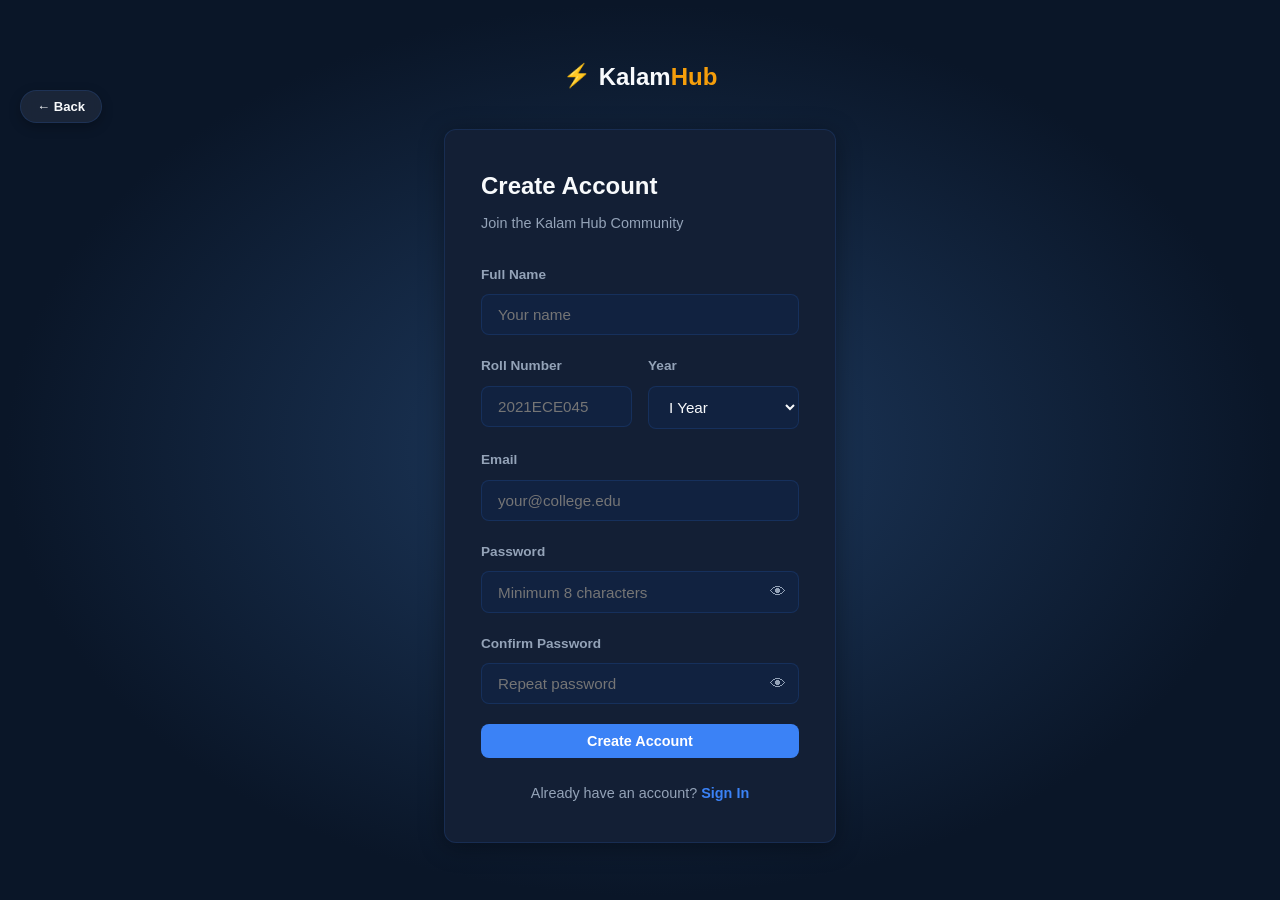
<file: register.html>
<!DOCTYPE html>
<html lang="en">
<head>
  <meta charset="UTF-8" />
  <meta name="viewport" content="width=device-width, initial-scale=1.0" />
  <title>Register — Kalam Hub</title>
  <link rel="preconnect" href="https://fonts.googleapis.com" />
  <link href="https://fonts.googleapis.com/css2?family=Space+Grotesk:wght@400;500;600;700&family=Inter:wght@400;500;600&display=swap" rel="stylesheet" />
  <link rel="stylesheet" href="css/style.css" />
</head>
<body class="auth-page">
  <div class="auth-container">
    <a href="index.html" class="auth-logo">
      <span class="logo-icon">⚡</span>
      <span class="logo-text">Kalam<span class="logo-accent">Hub</span></span>
    </a>
    <div class="auth-card">
      <h2>Create Account</h2>
      <p class="auth-subtitle">Join the Kalam Hub Community</p>
      <form class="auth-form" id="register-form">
        <div class="form-group">
          <label for="name">Full Name</label>
          <input type="text" id="name" name="name" placeholder="Your name" required />
        </div>
        <div class="form-row">
          <div class="form-group">
            <label for="roll">Roll Number</label>
            <input type="text" id="roll" name="roll" placeholder="2021ECE045" required />
          </div>
          <div class="form-group">
            <label for="year">Year</label>
            <select id="year" name="year">
              <option value="1">I Year</option>
              <option value="2">II Year</option>
              <option value="3">III Year</option>
              <option value="4">IV Year</option>
              <option value="staff">Staff</option>
            </select>
          </div>
        </div>
        <div class="form-group">
          <label for="email">Email</label>
          <input type="email" id="email" name="email" placeholder="your@college.edu" required />
        </div>
        <div class="form-group">
          <label for="password">Password</label>
          <div class="password-field">
            <input type="password" id="password" name="password" placeholder="Minimum 8 characters" required />
            <button type="button" class="pw-toggle" onclick="togglePw('password', this)" aria-label="Show password">👁</button>
          </div>
        </div>
        <div class="form-group">
          <label for="confirm">Confirm Password</label>
          <div class="password-field">
            <input type="password" id="confirm" name="confirm" placeholder="Repeat password" required />
            <button type="button" class="pw-toggle" onclick="togglePw('confirm', this)" aria-label="Show password">👁</button>
          </div>
        </div>
        <button type="submit" class="btn btn-primary btn-full">Create Account</button>
      </form>
      <p class="auth-switch">Already have an account? <a href="login.html">Sign In</a></p>
    </div>
  </div>
  <script>
    function togglePw(id, btn) {
      const input = document.getElementById(id);
      if (input.type === 'password') {
        input.type = 'text';
        btn.textContent = '🙈';
      } else {
        input.type = 'password';
        btn.textContent = '👁';
      }
    }
  </script>
  <script src="js/auth.js"></script>
  <script src="js/back-button.js"></script>
</body>
</html>
</file>
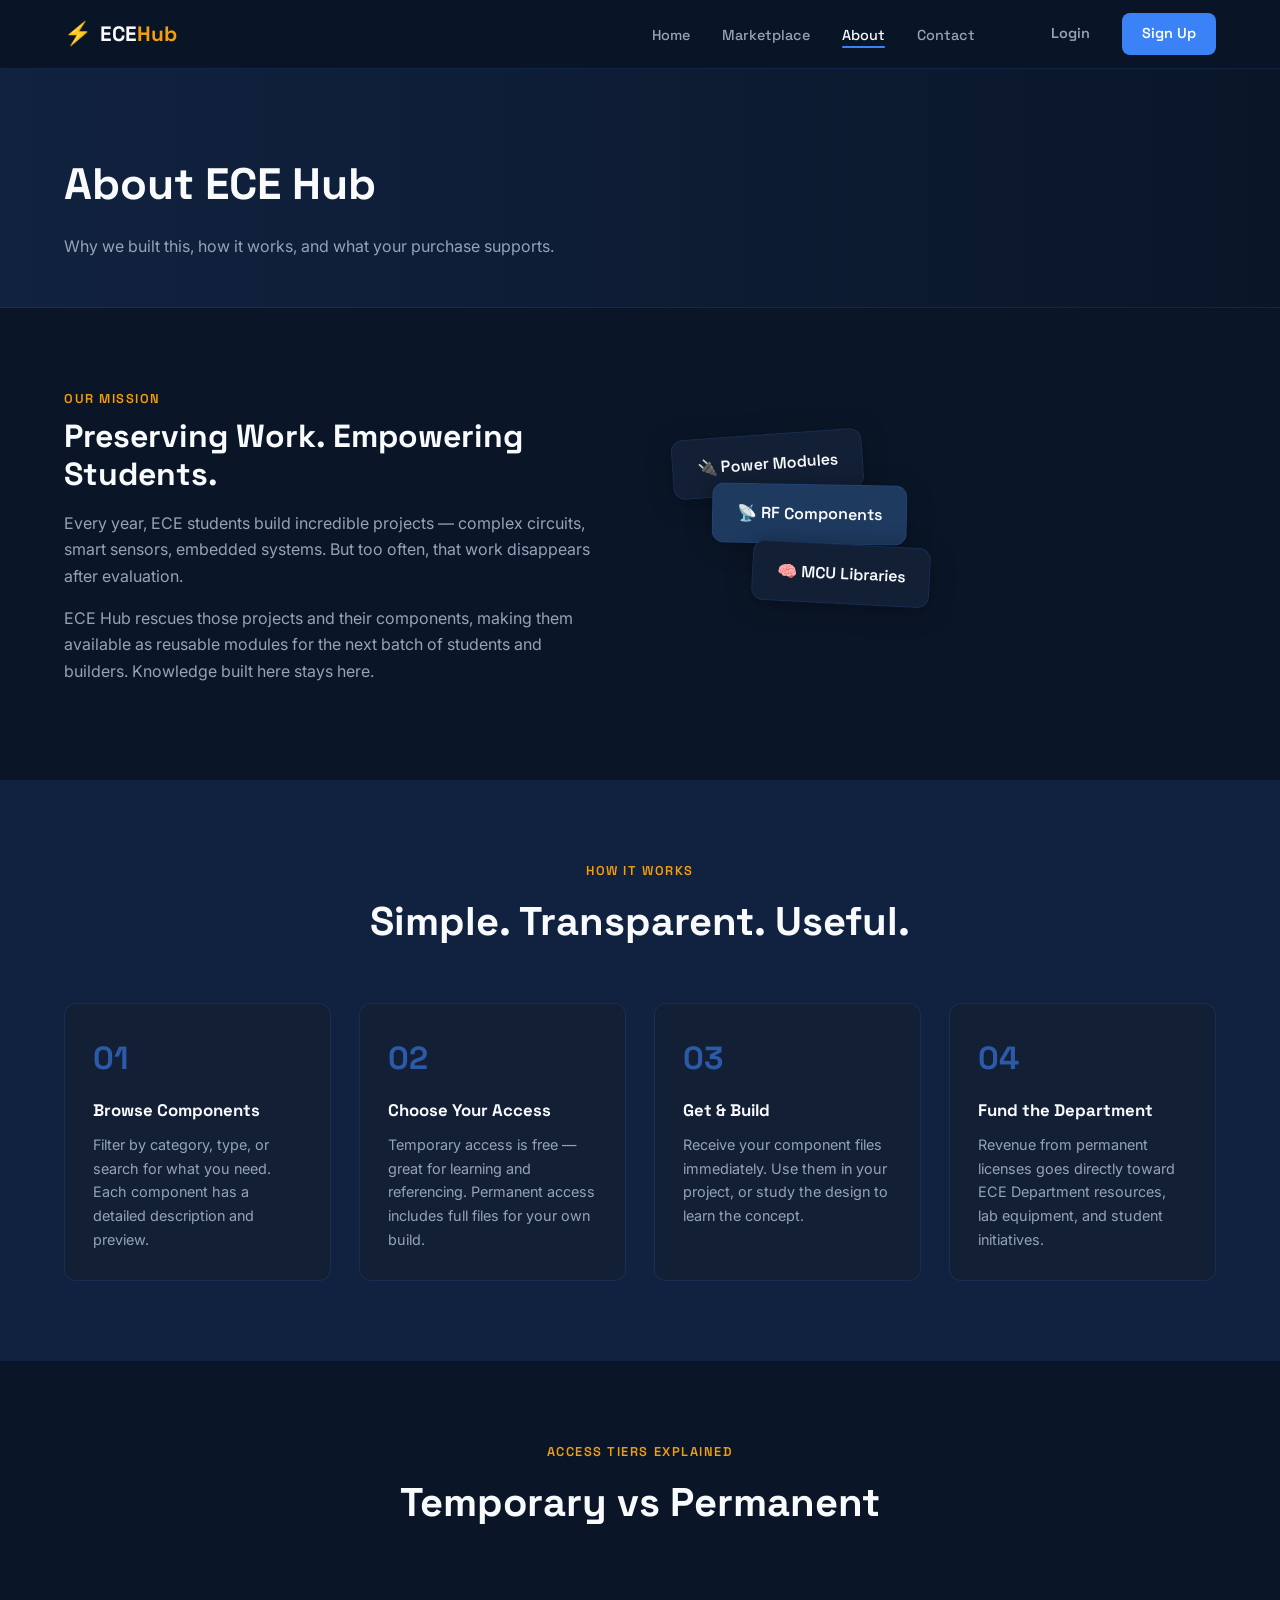
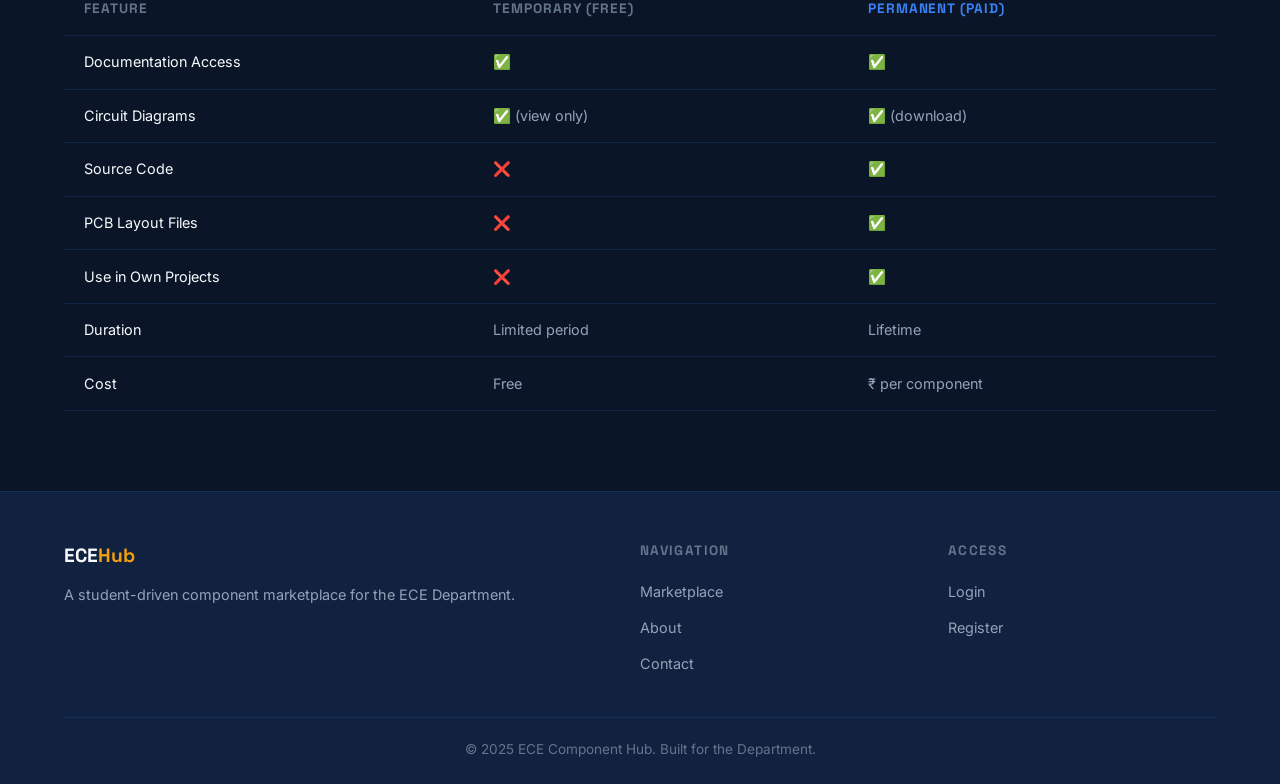
<file: ece-marketplace/about.html>
<!DOCTYPE html>
<html lang="en">
<head>
  <meta charset="UTF-8" />
  <meta name="viewport" content="width=device-width, initial-scale=1.0" />
  <title>About — ECE Component Hub</title>
  <link rel="preconnect" href="https://fonts.googleapis.com" />
  <link href="https://fonts.googleapis.com/css2?family=Space+Grotesk:wght@400;500;600;700&family=Inter:wght@400;500;600&display=swap" rel="stylesheet" />
  <link rel="stylesheet" href="css/style.css" />
</head>
<body>
  <nav class="navbar">
    <div class="nav-inner">
      <a href="index.html" class="logo">
        <span class="logo-icon">⚡</span>
        <span class="logo-text">ECE<span class="logo-accent">Hub</span></span>
      </a>
      <ul class="nav-links">
        <li><a href="index.html">Home</a></li>
        <li><a href="marketplace.html">Marketplace</a></li>
        <li><a href="about.html" class="active">About</a></li>
        <li><a href="contact.html">Contact</a></li>
      </ul>
      <div class="nav-actions">
        <a href="login.html" class="btn btn-ghost">Login</a>
        <a href="register.html" class="btn btn-primary">Sign Up</a>
      </div>
      <button class="hamburger" id="hamburger">&#9776;</button>
    </div>
  </nav>

  <div class="page-header">
    <div class="container">
      <h1>About ECE Hub</h1>
      <p>Why we built this, how it works, and what your purchase supports.</p>
    </div>
  </div>

  <section class="section">
    <div class="container">
      <div class="about-intro">
        <div class="about-text">
          <span class="eyebrow">Our Mission</span>
          <h2>Preserving Work. Empowering Students.</h2>
          <p>Every year, ECE students build incredible projects — complex circuits, smart sensors, embedded systems. But too often, that work disappears after evaluation.</p>
          <p>ECE Hub rescues those projects and their components, making them available as reusable modules for the next batch of students and builders. Knowledge built here stays here.</p>
        </div>
        <div class="about-visual">
          <div class="about-card-stack">
            <div class="acard acard-1">🔌 Power Modules</div>
            <div class="acard acard-2">📡 RF Components</div>
            <div class="acard acard-3">🧠 MCU Libraries</div>
          </div>
        </div>
      </div>
    </div>
  </section>

  <section class="section bg-alt">
    <div class="container">
      <div class="section-header">
        <span class="eyebrow">How It Works</span>
        <h2>Simple. Transparent. Useful.</h2>
      </div>
      <div class="steps-grid">
        <div class="step-card">
          <div class="step-num">01</div>
          <h3>Browse Components</h3>
          <p>Filter by category, type, or search for what you need. Each component has a detailed description and preview.</p>
        </div>
        <div class="step-card">
          <div class="step-num">02</div>
          <h3>Choose Your Access</h3>
          <p>Temporary access is free — great for learning and referencing. Permanent access includes full files for your own build.</p>
        </div>
        <div class="step-card">
          <div class="step-num">03</div>
          <h3>Get & Build</h3>
          <p>Receive your component files immediately. Use them in your project, or study the design to learn the concept.</p>
        </div>
        <div class="step-card">
          <div class="step-num">04</div>
          <h3>Fund the Department</h3>
          <p>Revenue from permanent licenses goes directly toward ECE Department resources, lab equipment, and student initiatives.</p>
        </div>
      </div>
    </div>
  </section>

  <section class="section">
    <div class="container">
      <div class="section-header">
        <span class="eyebrow">Access Tiers Explained</span>
        <h2>Temporary vs Permanent</h2>
      </div>
      <div class="compare-table-wrapper">
        <table class="compare-table">
          <thead>
            <tr>
              <th>Feature</th>
              <th>Temporary (Free)</th>
              <th>Permanent (Paid)</th>
            </tr>
          </thead>
          <tbody>
            <tr><td>Documentation Access</td><td>✅</td><td>✅</td></tr>
            <tr><td>Circuit Diagrams</td><td>✅ (view only)</td><td>✅ (download)</td></tr>
            <tr><td>Source Code</td><td>❌</td><td>✅</td></tr>
            <tr><td>PCB Layout Files</td><td>❌</td><td>✅</td></tr>
            <tr><td>Use in Own Projects</td><td>❌</td><td>✅</td></tr>
            <tr><td>Duration</td><td>Limited period</td><td>Lifetime</td></tr>
            <tr><td>Cost</td><td>Free</td><td>₹ per component</td></tr>
          </tbody>
        </table>
      </div>
    </div>
  </section>

  <footer class="footer">
    <div class="container">
      <div class="footer-grid">
        <div class="footer-brand">
          <span class="logo-text">ECE<span class="logo-accent">Hub</span></span>
          <p>A student-driven component marketplace for the ECE Department.</p>
        </div>
        <div class="footer-links">
          <h4>Navigation</h4>
          <ul>
            <li><a href="marketplace.html">Marketplace</a></li>
            <li><a href="about.html">About</a></li>
            <li><a href="contact.html">Contact</a></li>
          </ul>
        </div>
        <div class="footer-links">
          <h4>Access</h4>
          <ul>
            <li><a href="login.html">Login</a></li>
            <li><a href="register.html">Register</a></li>
          </ul>
        </div>
      </div>
      <div class="footer-bottom">
        <p>© 2025 ECE Component Hub. Built for the Department.</p>
      </div>
    </div>
  </footer>

  <script src="js/main.js"></script>
</body>
</html>
</file>
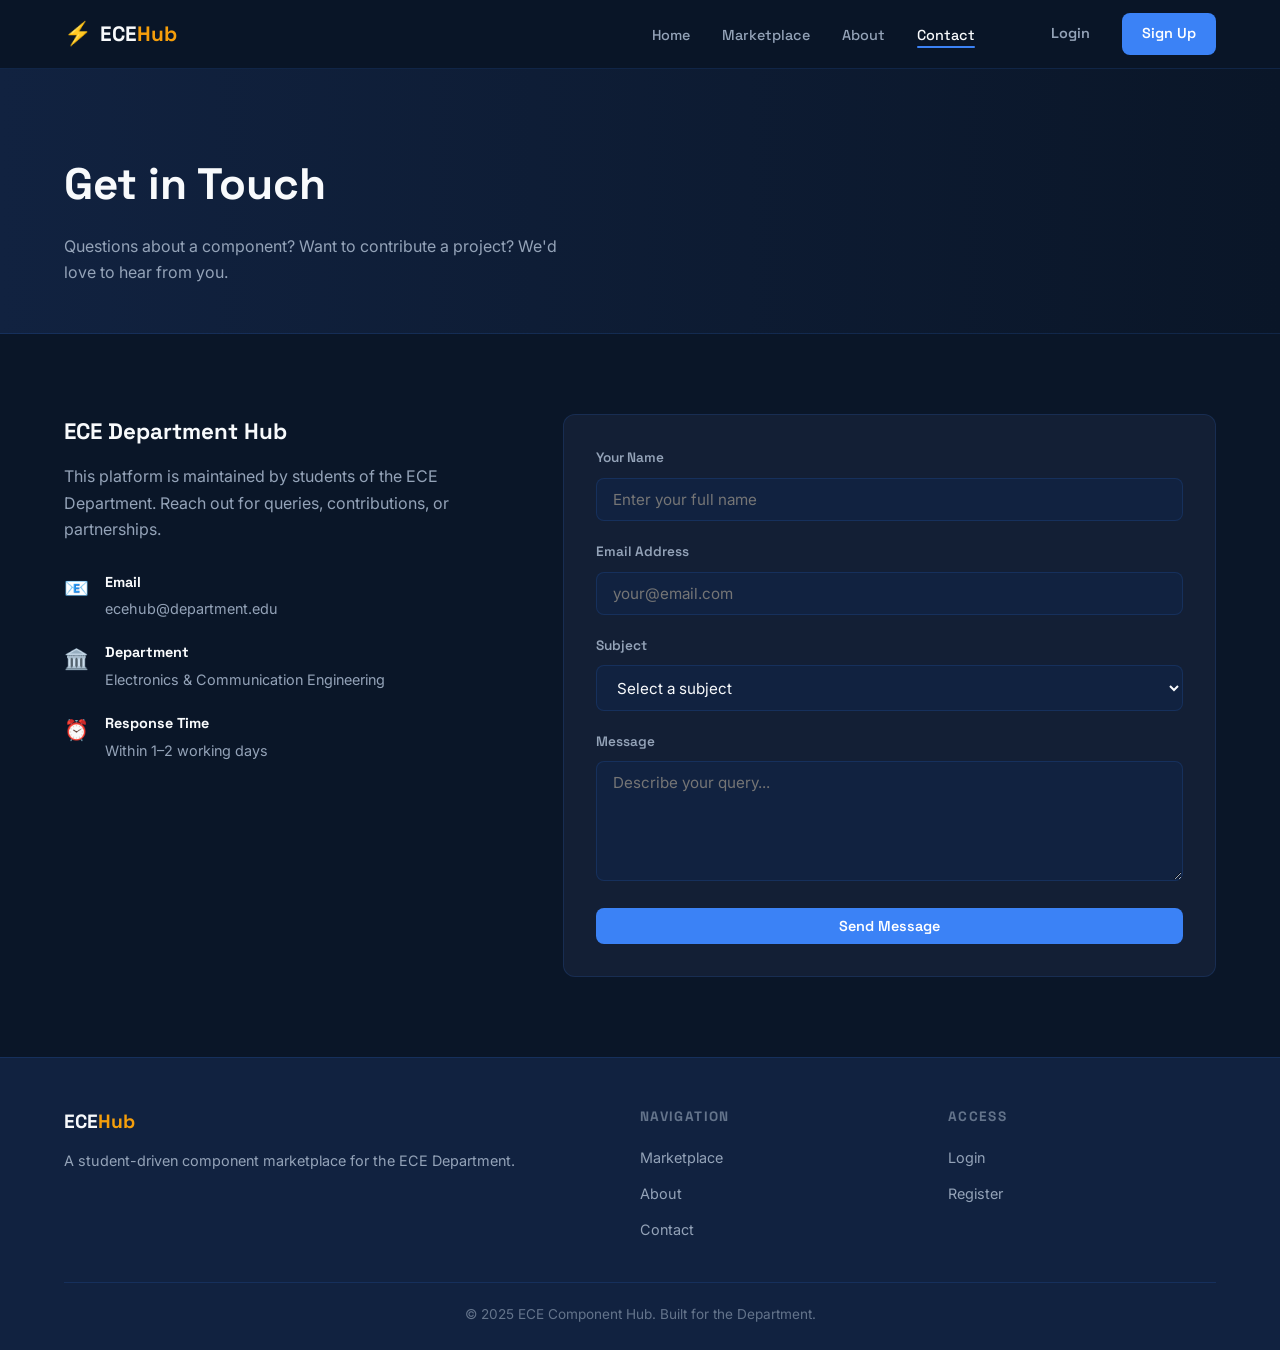
<file: ece-marketplace/contact.html>
<!DOCTYPE html>
<html lang="en">
<head>
  <meta charset="UTF-8" />
  <meta name="viewport" content="width=device-width, initial-scale=1.0" />
  <title>Contact — ECE Component Hub</title>
  <link rel="preconnect" href="https://fonts.googleapis.com" />
  <link href="https://fonts.googleapis.com/css2?family=Space+Grotesk:wght@400;500;600;700&family=Inter:wght@400;500;600&display=swap" rel="stylesheet" />
  <link rel="stylesheet" href="css/style.css" />
</head>
<body>
  <nav class="navbar">
    <div class="nav-inner">
      <a href="index.html" class="logo">
        <span class="logo-icon">⚡</span>
        <span class="logo-text">ECE<span class="logo-accent">Hub</span></span>
      </a>
      <ul class="nav-links">
        <li><a href="index.html">Home</a></li>
        <li><a href="marketplace.html">Marketplace</a></li>
        <li><a href="about.html">About</a></li>
        <li><a href="contact.html" class="active">Contact</a></li>
      </ul>
      <div class="nav-actions">
        <a href="login.html" class="btn btn-ghost">Login</a>
        <a href="register.html" class="btn btn-primary">Sign Up</a>
      </div>
      <button class="hamburger" id="hamburger">&#9776;</button>
    </div>
  </nav>

  <div class="page-header">
    <div class="container">
      <h1>Get in Touch</h1>
      <p>Questions about a component? Want to contribute a project? We'd love to hear from you.</p>
    </div>
  </div>

  <section class="section">
    <div class="container">
      <div class="contact-layout">
        <div class="contact-info">
          <h3>ECE Department Hub</h3>
          <p>This platform is maintained by students of the ECE Department. Reach out for queries, contributions, or partnerships.</p>
          <div class="contact-item">
            <span class="contact-icon">📧</span>
            <div>
              <strong>Email</strong>
              <p>ecehub@department.edu</p>
            </div>
          </div>
          <div class="contact-item">
            <span class="contact-icon">🏛️</span>
            <div>
              <strong>Department</strong>
              <p>Electronics & Communication Engineering</p>
            </div>
          </div>
          <div class="contact-item">
            <span class="contact-icon">⏰</span>
            <div>
              <strong>Response Time</strong>
              <p>Within 1–2 working days</p>
            </div>
          </div>
        </div>

        <form class="contact-form" id="contact-form">
          <div class="form-group">
            <label for="name">Your Name</label>
            <input type="text" id="name" name="name" placeholder="Enter your full name" required />
          </div>
          <div class="form-group">
            <label for="email">Email Address</label>
            <input type="email" id="email" name="email" placeholder="your@email.com" required />
          </div>
          <div class="form-group">
            <label for="subject">Subject</label>
            <select id="subject" name="subject">
              <option value="">Select a subject</option>
              <option value="component-query">Component Query</option>
              <option value="purchase">Purchase Help</option>
              <option value="contribute">Contribute a Project</option>
              <option value="technical">Technical Issue</option>
              <option value="other">Other</option>
            </select>
          </div>
          <div class="form-group">
            <label for="message">Message</label>
            <textarea id="message" name="message" rows="5" placeholder="Describe your query..." required></textarea>
          </div>
          <button type="submit" class="btn btn-primary btn-full">Send Message</button>
          <div class="form-success" id="form-success" style="display:none;">
            ✅ Message sent! We'll get back to you within 1-2 days.
          </div>
        </form>
      </div>
    </div>
  </section>

  <footer class="footer">
    <div class="container">
      <div class="footer-grid">
        <div class="footer-brand">
          <span class="logo-text">ECE<span class="logo-accent">Hub</span></span>
          <p>A student-driven component marketplace for the ECE Department.</p>
        </div>
        <div class="footer-links">
          <h4>Navigation</h4>
          <ul>
            <li><a href="marketplace.html">Marketplace</a></li>
            <li><a href="about.html">About</a></li>
            <li><a href="contact.html">Contact</a></li>
          </ul>
        </div>
        <div class="footer-links">
          <h4>Access</h4>
          <ul>
            <li><a href="login.html">Login</a></li>
            <li><a href="register.html">Register</a></li>
          </ul>
        </div>
      </div>
      <div class="footer-bottom">
        <p>© 2025 ECE Component Hub. Built for the Department.</p>
      </div>
    </div>
  </footer>

  <script src="js/main.js"></script>
  <script src="js/contact.js"></script>
</body>
</html>
</file>
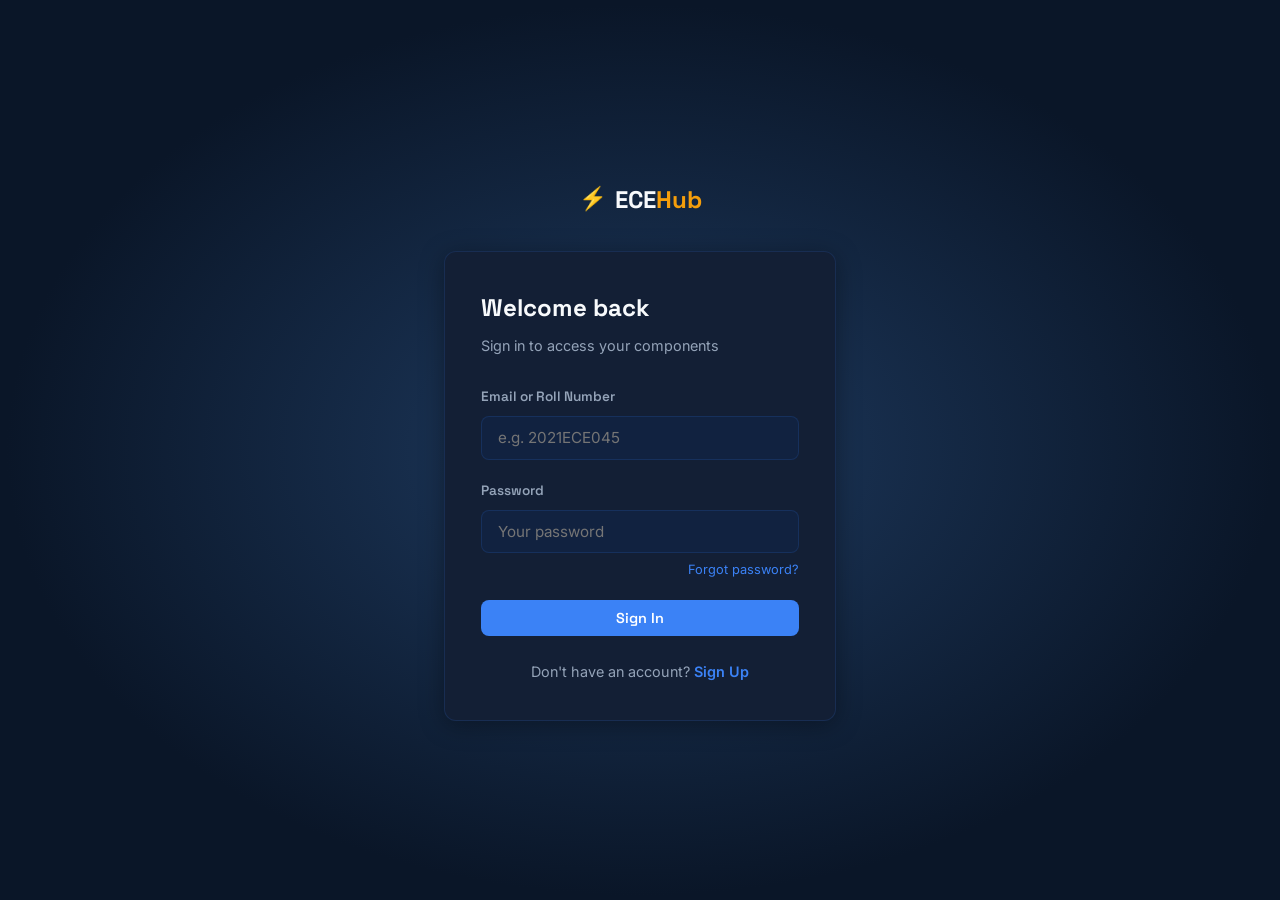
<file: ece-marketplace/login.html>
<!DOCTYPE html>
<html lang="en">
<head>
  <meta charset="UTF-8" />
  <meta name="viewport" content="width=device-width, initial-scale=1.0" />
  <title>Login — ECE Component Hub</title>
  <link rel="preconnect" href="https://fonts.googleapis.com" />
  <link href="https://fonts.googleapis.com/css2?family=Space+Grotesk:wght@400;500;600;700&family=Inter:wght@400;500;600&display=swap" rel="stylesheet" />
  <link rel="stylesheet" href="css/style.css" />
</head>
<body class="auth-page">
  <div class="auth-container">
    <a href="index.html" class="auth-logo">
      <span class="logo-icon">⚡</span>
      <span class="logo-text">ECE<span class="logo-accent">Hub</span></span>
    </a>
    <div class="auth-card">
      <h2>Welcome back</h2>
      <p class="auth-subtitle">Sign in to access your components</p>
      <form class="auth-form" id="login-form">
        <div class="form-group">
          <label for="email">Email or Roll Number</label>
          <input type="text" id="email" name="email" placeholder="e.g. 2021ECE045" required />
        </div>
        <div class="form-group">
          <label for="password">Password</label>
          <input type="password" id="password" name="password" placeholder="Your password" required />
          <a href="#" class="forgot-link">Forgot password?</a>
        </div>
        <button type="submit" class="btn btn-primary btn-full">Sign In</button>
      </form>
      <p class="auth-switch">Don't have an account? <a href="register.html">Sign Up</a></p>
    </div>
  </div>
  <script src="js/auth.js"></script>
</body>
</html>
</file>
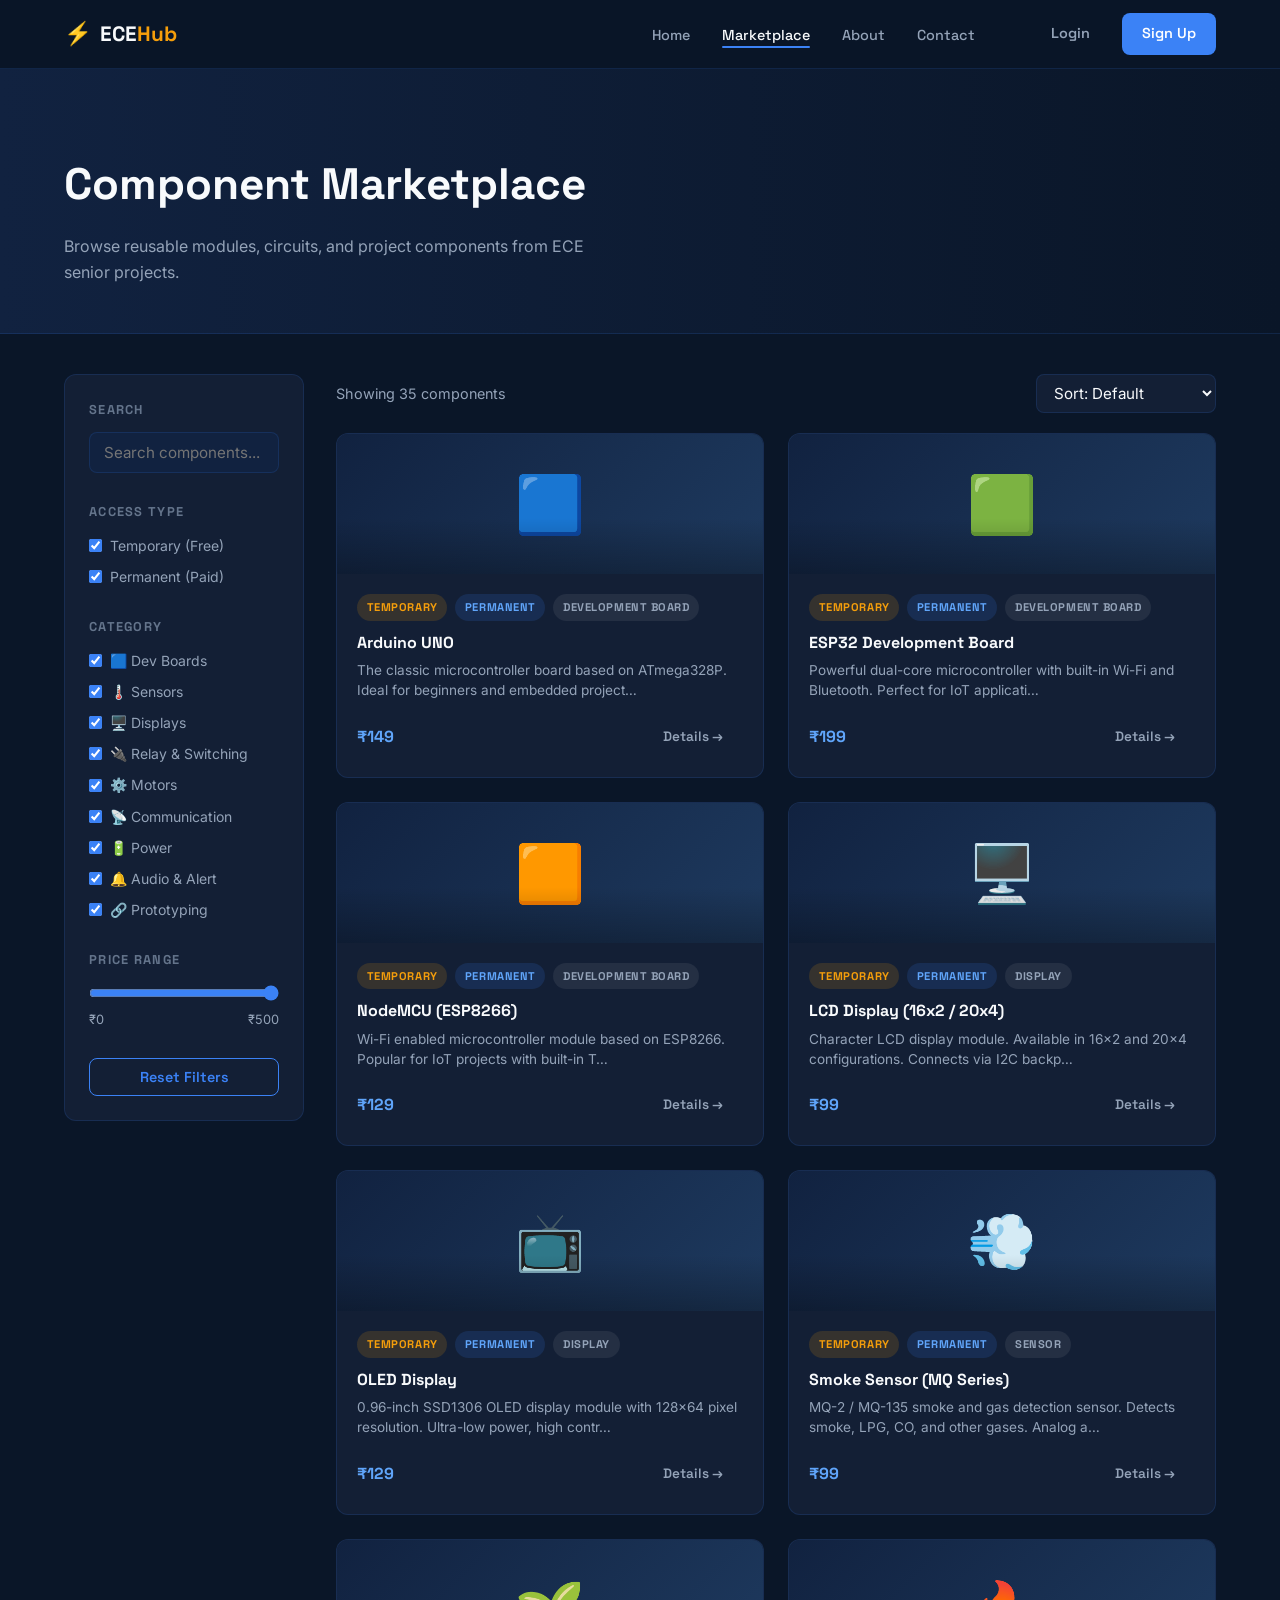
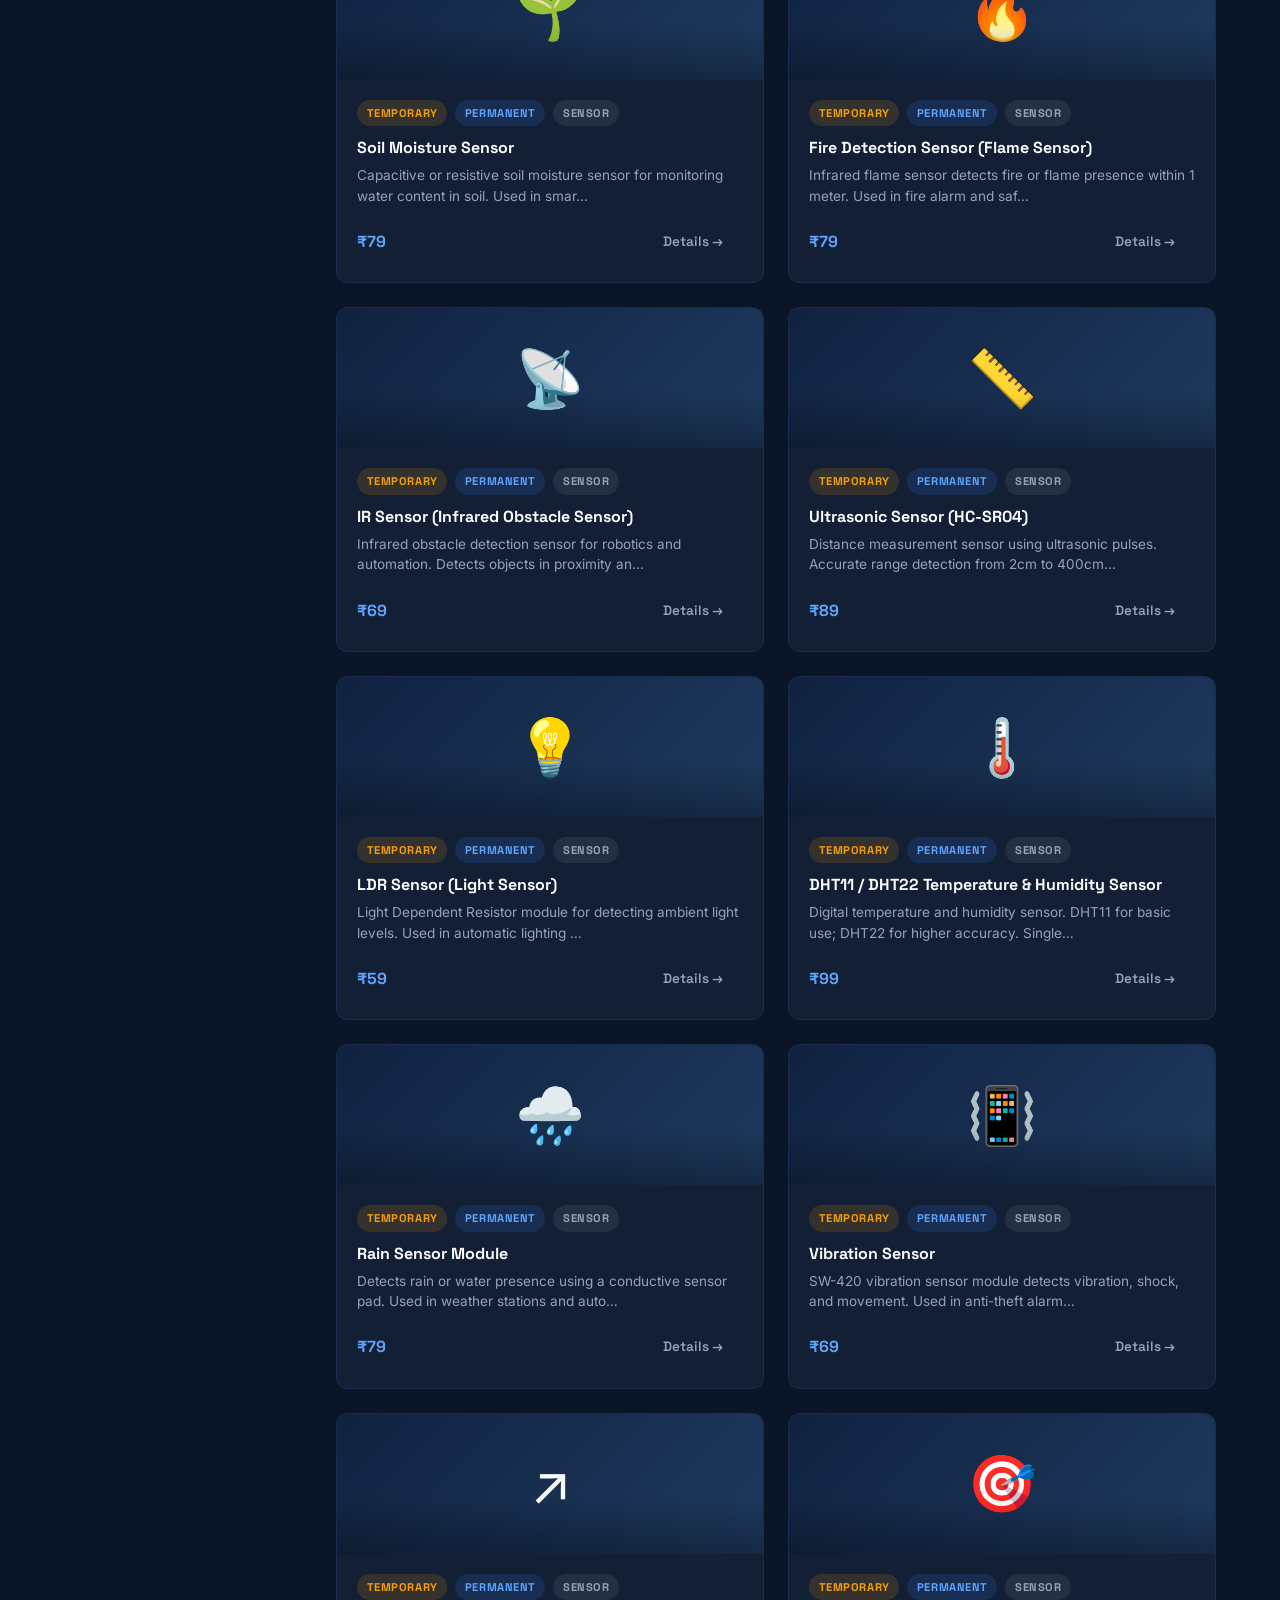
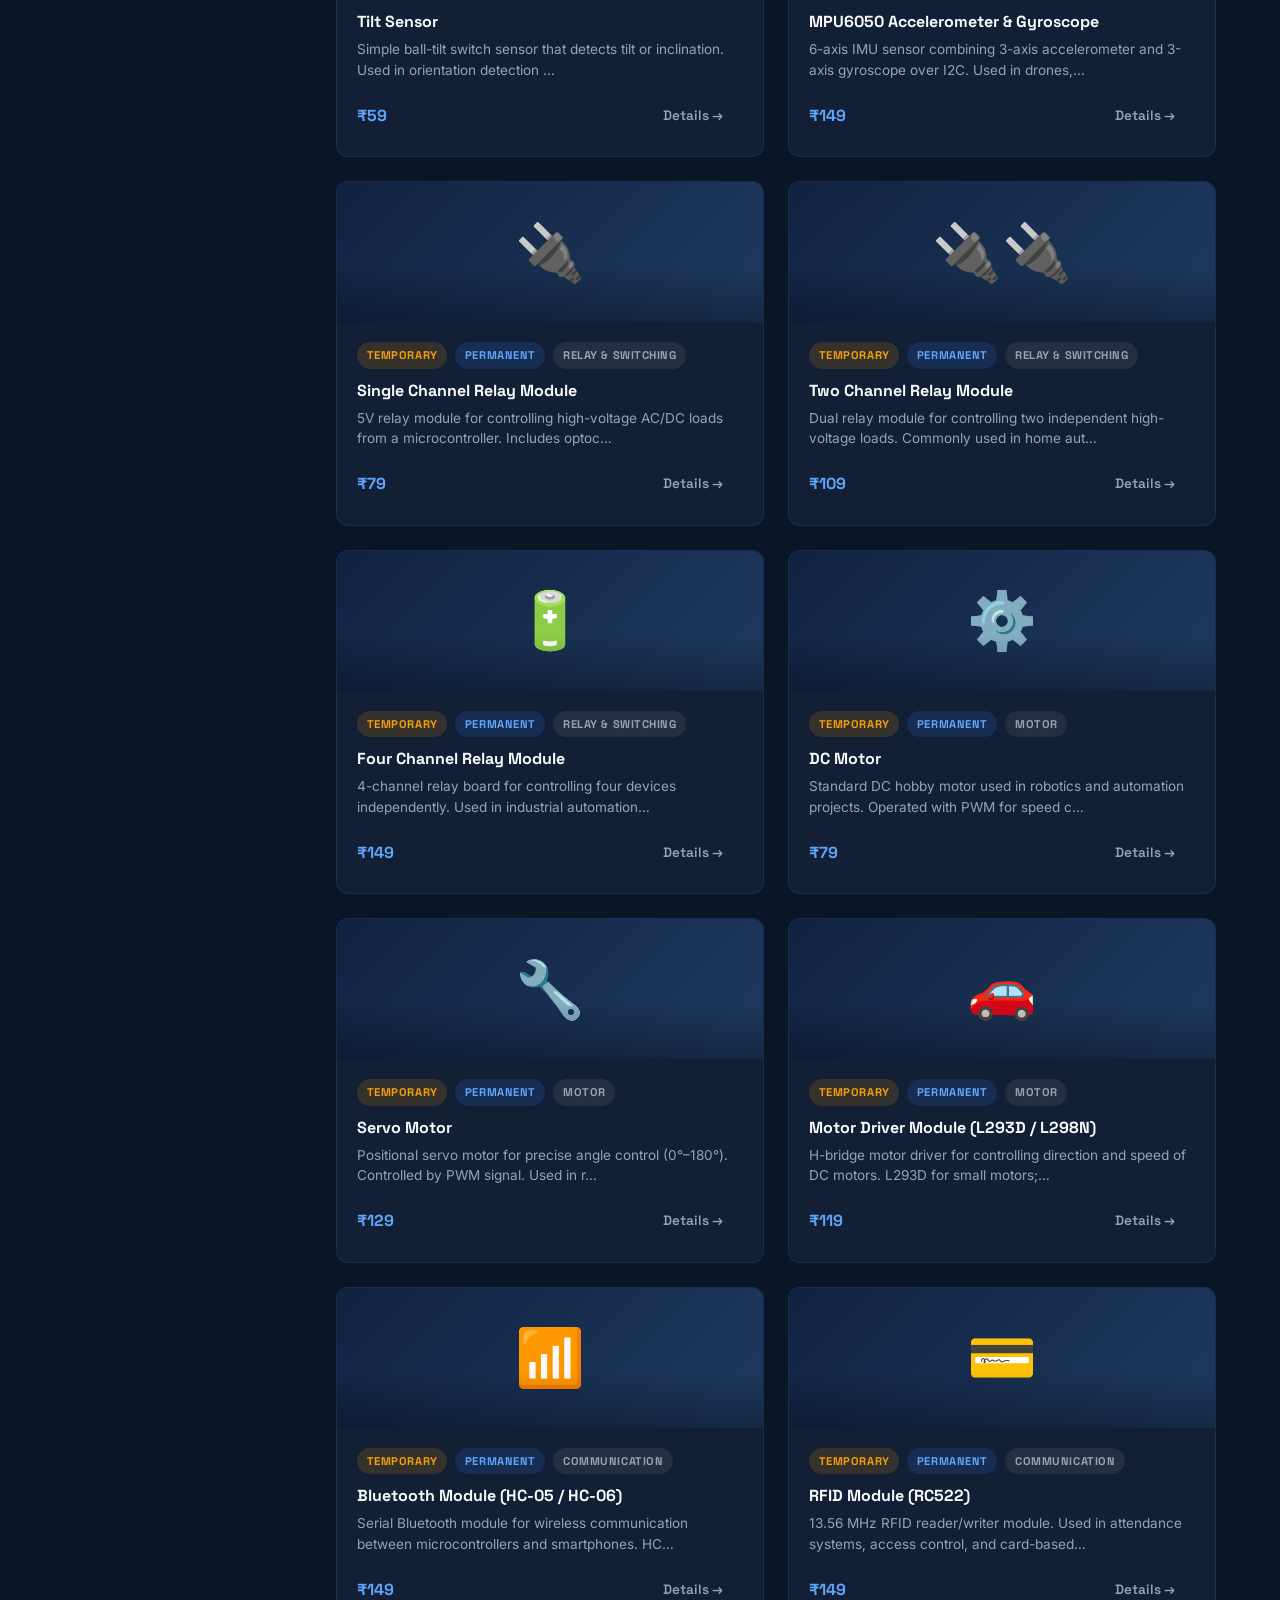
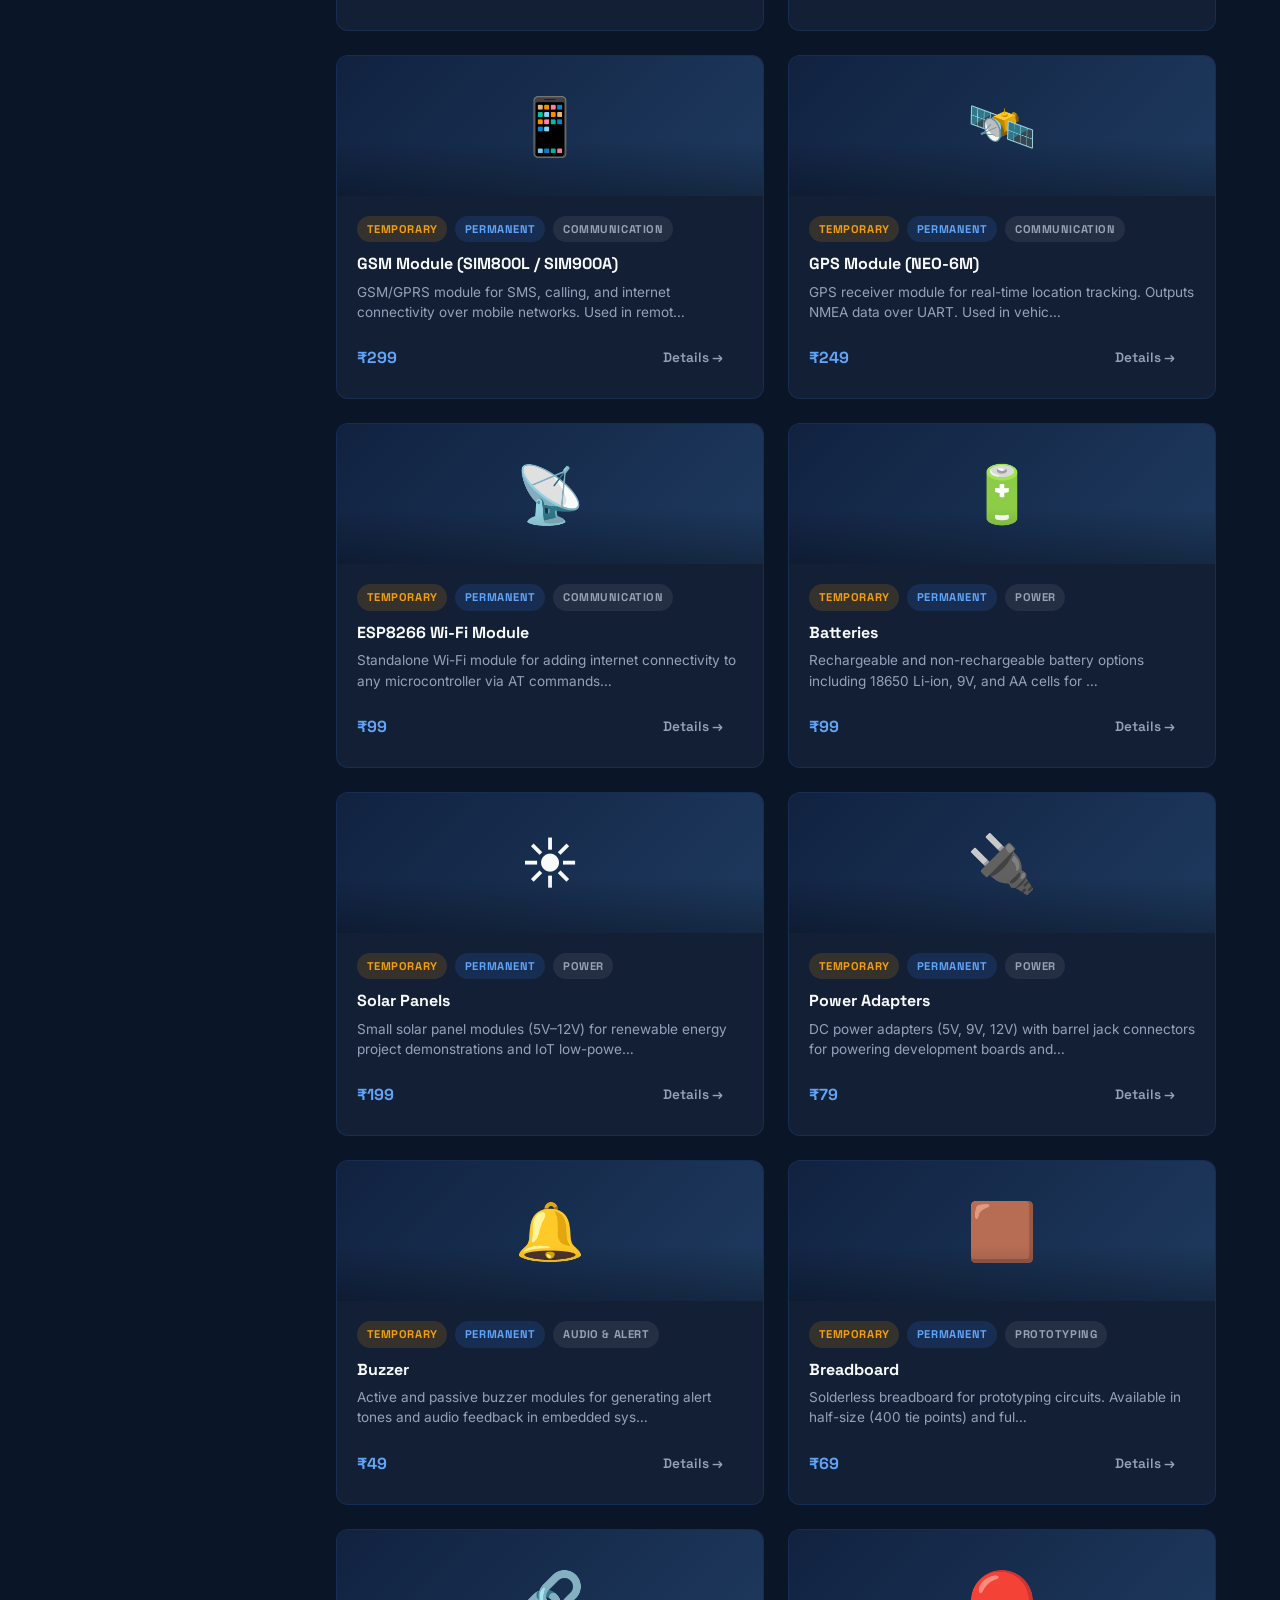
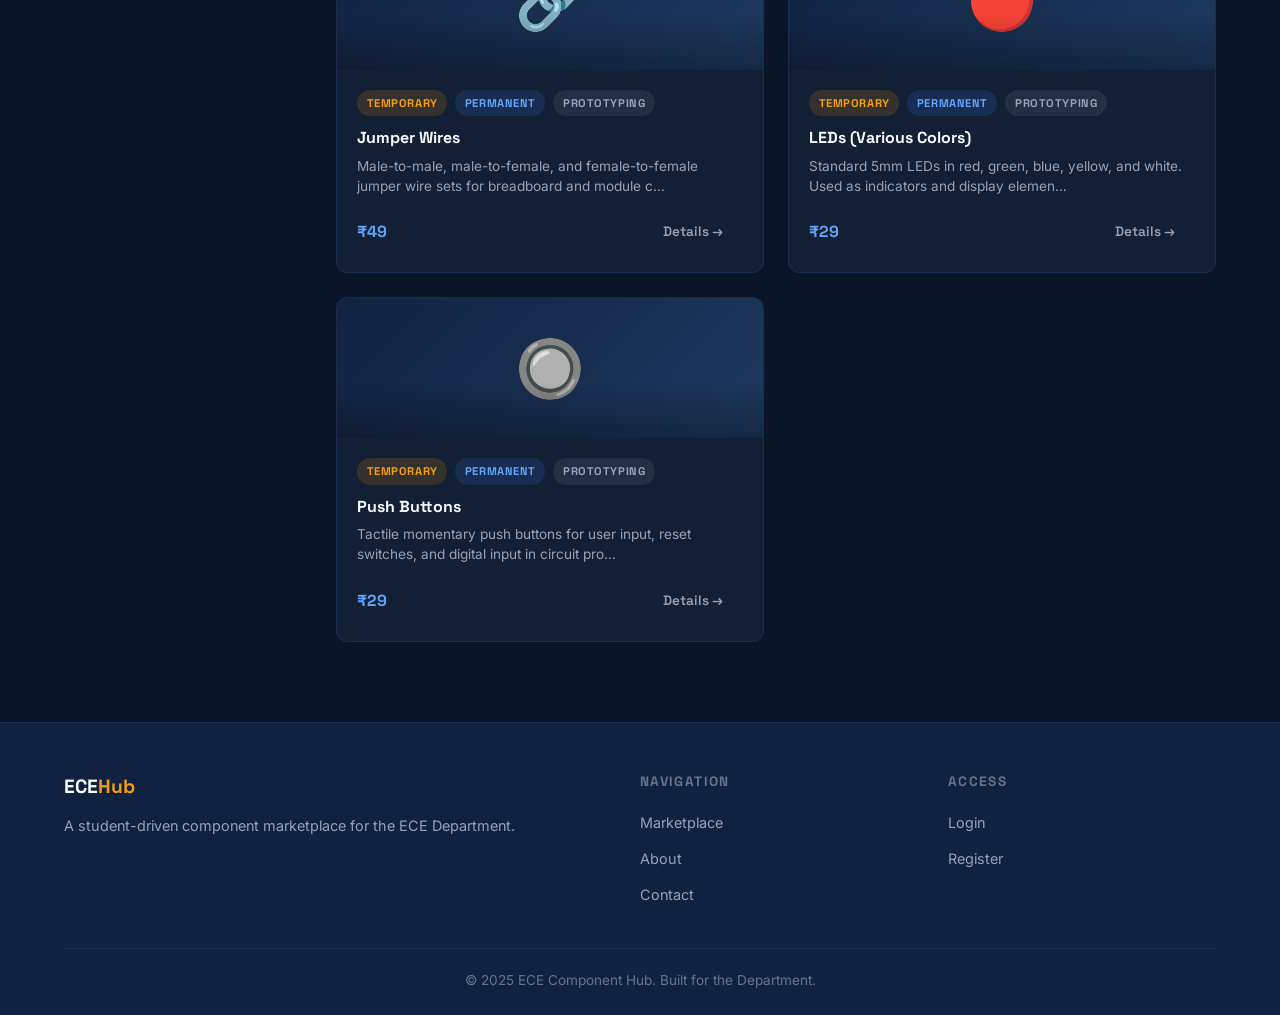
<file: ece-marketplace/marketplace.html>
<!DOCTYPE html>
<html lang="en">
<head>
  <meta charset="UTF-8" />
  <meta name="viewport" content="width=device-width, initial-scale=1.0" />
  <title>Marketplace — ECE Component Hub</title>
  <link rel="preconnect" href="https://fonts.googleapis.com" />
  <link href="https://fonts.googleapis.com/css2?family=Space+Grotesk:wght@400;500;600;700&family=Inter:wght@400;500;600&display=swap" rel="stylesheet" />
  <link rel="stylesheet" href="css/style.css" />
</head>
<body>

  <nav class="navbar">
    <div class="nav-inner">
      <a href="index.html" class="logo">
        <span class="logo-icon">⚡</span>
        <span class="logo-text">ECE<span class="logo-accent">Hub</span></span>
      </a>
      <ul class="nav-links">
        <li><a href="index.html">Home</a></li>
        <li><a href="marketplace.html" class="active">Marketplace</a></li>
        <li><a href="about.html">About</a></li>
        <li><a href="contact.html">Contact</a></li>
      </ul>
      <div class="nav-actions">
        <a href="login.html" class="btn btn-ghost">Login</a>
        <a href="register.html" class="btn btn-primary">Sign Up</a>
      </div>
      <button class="hamburger" id="hamburger">&#9776;</button>
    </div>
  </nav>

  <!-- PAGE HEADER -->
  <div class="page-header">
    <div class="container">
      <h1>Component Marketplace</h1>
      <p>Browse reusable modules, circuits, and project components from ECE senior projects.</p>
    </div>
  </div>

  <!-- MARKETPLACE BODY -->
  <section class="marketplace-section">
    <div class="container">
      <div class="marketplace-layout">

        <!-- SIDEBAR FILTERS -->
        <aside class="filter-sidebar">
          <div class="filter-block">
            <h4>Search</h4>
            <input type="text" id="search-input" class="filter-input" placeholder="Search components..." />
          </div>

          <div class="filter-block">
            <h4>Access Type</h4>
            <label class="filter-check">
              <input type="checkbox" value="temporary" checked /> Temporary (Free)
            </label>
            <label class="filter-check">
              <input type="checkbox" value="permanent" checked /> Permanent (Paid)
            </label>
          </div>

          <div class="filter-block">
            <h4>Category</h4>
            <label class="filter-check"><input type="checkbox" value="microcontroller" checked /> 🟦 Dev Boards</label>
            <label class="filter-check"><input type="checkbox" value="sensor" checked /> 🌡️ Sensors</label>
            <label class="filter-check"><input type="checkbox" value="display" checked /> 🖥️ Displays</label>
            <label class="filter-check"><input type="checkbox" value="relay" checked /> 🔌 Relay & Switching</label>
            <label class="filter-check"><input type="checkbox" value="motor" checked /> ⚙️ Motors</label>
            <label class="filter-check"><input type="checkbox" value="communication" checked /> 📡 Communication</label>
            <label class="filter-check"><input type="checkbox" value="power" checked /> 🔋 Power</label>
            <label class="filter-check"><input type="checkbox" value="audio" checked /> 🔔 Audio & Alert</label>
            <label class="filter-check"><input type="checkbox" value="common" checked /> 🔗 Prototyping</label>
          </div>

          <div class="filter-block">
            <h4>Price Range</h4>
            <input type="range" id="price-range" min="0" max="500" value="500" class="price-slider" />
            <div class="price-labels">
              <span>₹0</span>
              <span id="price-max-label">₹500</span>
            </div>
          </div>

          <button class="btn btn-outline btn-full" id="reset-filters">Reset Filters</button>
        </aside>

        <!-- COMPONENT GRID -->
        <main class="marketplace-main">
          <div class="market-toolbar">
            <span id="result-count" class="result-count">Showing all components</span>
            <select class="sort-select" id="sort-select">
              <option value="default">Sort: Default</option>
              <option value="price-asc">Price: Low to High</option>
              <option value="price-desc">Price: High to Low</option>
              <option value="name">Name A–Z</option>
            </select>
          </div>

          <div class="components-grid" id="market-grid">
            <!-- Injected by JS -->
          </div>

          <div class="empty-state" id="empty-state" style="display:none;">
            <span>🔍</span>
            <h3>No components found</h3>
            <p>Try adjusting your filters or search term.</p>
          </div>
        </main>
      </div>
    </div>
  </section>

  <!-- COMPONENT DETAIL MODAL -->
  <div class="modal-overlay" id="modal-overlay">
    <div class="modal" id="component-modal">
      <button class="modal-close" id="modal-close">✕</button>
      <div class="modal-body" id="modal-body"></div>
    </div>
  </div>

  <footer class="footer">
    <div class="container">
      <div class="footer-grid">
        <div class="footer-brand">
          <span class="logo-text">ECE<span class="logo-accent">Hub</span></span>
          <p>A student-driven component marketplace for the ECE Department.</p>
        </div>
        <div class="footer-links">
          <h4>Navigation</h4>
          <ul>
            <li><a href="marketplace.html">Marketplace</a></li>
            <li><a href="about.html">About</a></li>
            <li><a href="contact.html">Contact</a></li>
          </ul>
        </div>
        <div class="footer-links">
          <h4>Access</h4>
          <ul>
            <li><a href="login.html">Login</a></li>
            <li><a href="register.html">Register</a></li>
          </ul>
        </div>
      </div>
      <div class="footer-bottom">
        <p>© 2025 ECE Component Hub. Built for the Department.</p>
      </div>
    </div>
  </footer>

  <script src="js/data.js"></script>
  <script src="js/marketplace.js"></script>
</body>
</html>
</file>
<file: css/style.css>
/* ============================================
   Kalam Hub — DESIGN SYSTEM
   Palette: Navy + Electric Blue + Amber
   Type: Space Grotesk + Inter
   ============================================ */

:root {
  --navy:      #0A1628;
  --navy-mid:  #112240;
  --navy-lite: #1E3A5F;
  --blue:      #3B82F6;
  --blue-glow: #60A5FA;
  --amber:     #F59E0B;
  --amber-lite:#FDE68A;
  --white:     #F8FAFC;
  --slate:     #94A3B8;
  --slate-dk:  #64748B;
  --card-bg:   #131F35;
  --border:    rgba(59, 130, 246, 0.15);

 --font-display: 'Poppins', sans-serif;
--font-body: 'Poppins', sans-serif;

  --radius:    12px;
  --radius-sm: 8px;
  --shadow:    0 4px 24px rgba(0, 0, 0, 0.35);
  --shadow-glow: 0 0 20px rgba(59, 130, 246, 0.2);
}

/* RESET */
*, *::before, *::after { box-sizing: border-box; margin: 0; padding: 0; }
html { scroll-behavior: smooth; }
body {
  font-family: var(--font-body);
  background: var(--navy);
  color: var(--white);
  line-height: 1.65;
  -webkit-font-smoothing: antialiased;
}
a { text-decoration: none; color: inherit; }
ul { list-style: none; }
img { max-width: 100%; display: block; }
button { cursor: pointer; font-family: var(--font-display); border: none; background: none; }
input, textarea, select {
  font-family: var(--font-body);
  font-size: 0.95rem;
  outline: none;
}

/* ============= NAVBAR ============= */
.navbar {
  position: fixed; top: 0; left: 0; right: 0; z-index: 100;
  background: rgba(10, 22, 40, 0.92);
  backdrop-filter: blur(14px);
  border-bottom: 1px solid var(--border);
}
.nav-inner {
  max-width: 1200px; margin: 0 auto;
  padding: 0 1.5rem;
  height: 68px;
  display: flex; align-items: center; gap: 2rem;
}
.logo {
  display: flex; align-items: center; gap: 0.5rem;
  font-family: var(--font-display); font-weight: 700; font-size: 1.3rem;
}
.logo-icon { font-size: 1.4rem; }
.logo-accent { color: var(--amber); }
.nav-links {
  display: flex; gap: 2rem; margin-left: auto;
}
.nav-links a {
  font-family: var(--font-display); font-size: 0.9rem; font-weight: 500;
  color: var(--slate); transition: color 0.2s;
}
.nav-links a:hover, .nav-links a.active { color: var(--white); }
.nav-links a.active { position: relative; }
.nav-links a.active::after {
  content: ''; position: absolute; bottom: -4px; left: 0; right: 0;
  height: 2px; background: var(--blue); border-radius: 2px;
}
.nav-actions { display: flex; gap: 0.75rem; margin-left: 1.5rem; }
.hamburger { display: none; font-size: 1.4rem; color: var(--white); margin-left: auto; }

/* ============= BUTTONS ============= */
.btn {
  display: inline-flex; align-items: center; gap: 0.5rem;
  font-family: var(--font-display); font-weight: 600;
  padding: 0.55rem 1.25rem; border-radius: var(--radius-sm);
  font-size: 0.9rem; transition: all 0.2s; white-space: nowrap;
}
.btn-primary {
  background: var(--blue); color: #fff;
}
.btn-primary:hover { background: var(--blue-glow); transform: translateY(-1px); box-shadow: var(--shadow-glow); }
.btn-outline {
  background: transparent; color: var(--blue);
  border: 1.5px solid var(--blue);
}
.btn-outline:hover { background: rgba(59,130,246,0.1); }
.btn-ghost {
  background: transparent; color: var(--slate);
}
.btn-ghost:hover { color: var(--white); }
.btn-amber { background: var(--amber); color: var(--navy); font-weight: 700; }
.btn-amber:hover { background: var(--amber-lite); }
.btn-lg { padding: 0.8rem 1.75rem; font-size: 1rem; }
.btn-full { width: 100%; justify-content: center; }

/* ============= HERO ============= */
.hero {
  position: relative; min-height: 100vh;
  display: flex; align-items: center;
  overflow: hidden; padding-top: 110px;
}
#circuit-canvas {
  position: absolute; inset: 0; width: 100%; height: 100%;
  opacity: 0.5; z-index: 0;
}
.hero-content {
  position: relative; z-index: 1;
  max-width: 700px; margin: 0 auto; padding: 4rem 1.5rem;
  text-align: center;
}
.hero-badge {
  display: inline-block;
  background: rgba(59,130,246,0.15); border: 1px solid var(--border);
  color: var(--blue-glow); padding: 0.4rem 1rem; border-radius: 999px;
  font-size: 0.8rem; font-family: var(--font-display); font-weight: 600;
  letter-spacing: 0.05em; text-transform: uppercase; margin-bottom: 1.5rem;
}
.hero-title {
  font-family: var(--font-display); font-size: clamp(2.5rem, 6vw, 4.5rem);
  font-weight: 700; line-height: 1.1; margin-bottom: 1.25rem;
}
.gradient-text {
  background: linear-gradient(135deg, var(--blue) 0%, var(--amber) 100%);
  -webkit-background-clip: text; -webkit-text-fill-color: transparent;
  background-clip: text;
}
.hero-subtitle {
  color: var(--slate); font-size: 1.1rem; max-width: 520px;
  margin: 0 auto 2rem;
}
.hero-cta { display: flex; gap: 1rem; justify-content: center; flex-wrap: wrap; margin-bottom: 3rem; }
.hero-stats {
  display: flex; align-items: center; justify-content: center; gap: 2rem;
  background: rgba(255,255,255,0.04); border: 1px solid var(--border);
  border-radius: var(--radius); padding: 1.25rem 2rem; backdrop-filter: blur(8px);
}
.stat { text-align: center; }
.stat-num {
  display: block; font-family: var(--font-display); font-size: 1.75rem;
  font-weight: 700; color: var(--blue-glow);
}
.stat-label { font-size: 0.8rem; color: var(--slate); }
.stat-divider { width: 1px; height: 40px; background: var(--border); }

/* ============= SECTIONS ============= */
.section { padding: 5rem 0; }
.bg-alt { background: var(--navy-mid); }
.container { max-width: 1200px; margin: 0 auto; padding: 0 1.5rem; }
.section-header {
  text-align: center; margin-bottom: 3rem;
}
.section-header h2 {
  font-family: var(--font-display); font-size: clamp(1.75rem, 4vw, 2.5rem);
  font-weight: 700;
}
.eyebrow {
  display: block; color: var(--amber); font-family: var(--font-display);
  font-size: 0.8rem; font-weight: 600; letter-spacing: 0.12em;
  text-transform: uppercase; margin-bottom: 0.5rem;
}
.see-all {
  display: inline-block; color: var(--blue); font-size: 0.9rem;
  font-weight: 600; margin-top: 0.5rem;
  transition: color 0.2s;
}
.see-all:hover { color: var(--blue-glow); }

/* ============= PLANS GRID ============= */
.plans-grid {
  display: grid; grid-template-columns: repeat(auto-fit, minmax(280px, 1fr));
  gap: 2rem; max-width: 760px; margin: 0 auto;
}
.plan-card {
  background: var(--card-bg); border: 1px solid var(--border);
  border-radius: var(--radius); padding: 2rem; position: relative;
  transition: transform 0.2s, box-shadow 0.2s;
}
.plan-card:hover { transform: translateY(-4px); box-shadow: var(--shadow); }
.plan-card.featured {
  border-color: var(--blue); box-shadow: var(--shadow-glow);
}
.featured-badge {
  position: absolute; top: -12px; left: 50%; transform: translateX(-50%);
  background: var(--blue); color: #fff;
  font-family: var(--font-display); font-size: 0.75rem; font-weight: 700;
  padding: 0.3rem 1rem; border-radius: 999px;
}
.plan-icon { font-size: 2rem; margin-bottom: 1rem; }
.plan-card h3 {
  font-family: var(--font-display); font-size: 1.3rem; font-weight: 700;
  margin-bottom: 0.25rem;
}
.plan-subtitle { color: var(--slate); font-size: 0.9rem; margin-bottom: 1.5rem; }
.plan-features { display: flex; flex-direction: column; gap: 0.6rem; margin-bottom: 1.75rem; }
.plan-features li { font-size: 0.9rem; color: var(--slate); }
.plan-features li:first-child { color: var(--white); }
.plan-price { margin-bottom: 1.25rem; }
.price-value {
  font-family: var(--font-display); font-size: 1.75rem; font-weight: 700;
  color: var(--amber);
}
.price-period { color: var(--slate); font-size: 0.85rem; margin-left: 0.25rem; }

/* ============= COMPONENT CARDS ============= */
.components-grid{
    display:grid;
    grid-template-columns:
    repeat(auto-fill,minmax(340px,1fr));

    gap:2rem;
}

/* ===== PREMIUM MARKETPLACE EFFECTS ===== */

.component-card{
    background:rgba(17,34,64,0.75);
    backdrop-filter:blur(12px);
    border:1px solid rgba(255,255,255,0.08);
    border-radius:18px;
    overflow:hidden;
    transition:all .4s ease;
    box-shadow:0 10px 25px rgba(0,0,0,.35);
}


.component-card::before {
  content: "";
  position: absolute;
  top: -100%;
  left: -100%;
  width: 250%;
  height: 250%;
  background: linear-gradient(
    120deg,
    transparent,
    rgba(255,255,255,0.08),
    transparent
  );
  transform: rotate(25deg);
  transition: all 0.8s ease;
}

.component-card:hover::before {
  top: 100%;
  left: 100%;
}

.component-card:hover {
  transform: translateY(-10px) scale(1.02);
  box-shadow: 0 20px 40px rgba(59,130,246,0.35);
  border-color: #60a5fa;
}

.card-img {
  transition: transform 0.5s ease;
}

.component-card:hover .card-img {
  transform: scale(1.12);
}

.card-body h3{
    font-size:1.35rem;
    font-weight:700;
    color:#ffffff;
    letter-spacing:0.4px;
    margin-bottom:10px;
    text-shadow:0 0 10px rgba(255,255,255,0.15);
}

.component-card:hover h3 {
  color: #60a5fa;
}

.stock-badge {
  animation: pulseStock 2s infinite;
}

@keyframes pulseStock {
  0% { transform: scale(1); }
  50% { transform: scale(1.08); }
  100% { transform: scale(1); }
}
.component-card:hover{
    transform:
        translateY(-12px)
        scale(1.03);

    box-shadow:
        0 20px 40px rgba(59,130,246,.35),
        0 0 25px rgba(96,165,250,.25);

    border-color:#60a5fa;
}
.card-thumb {
  height: 140px; display: flex; align-items: center; justify-content: center;
  background: linear-gradient(135deg, var(--navy-mid), var(--navy-lite));
  font-size: 3.5rem; position: relative; overflow: hidden;
}
.card-thumb::after {
  content: ''; position: absolute; inset: 0;
  background: linear-gradient(to bottom, transparent 60%, rgba(0,0,0,0.3));
}
/* Real component image */
.card-img-wrap {
  height: 160px; overflow: hidden; position: relative;
  background: linear-gradient(135deg, var(--navy-mid), var(--navy-lite));
}
.card-img{
    transition:all .6s ease;
}

.component-card:hover .card-img{
    transform:scale(1.12);
}
.component-card:hover .card-img { transform: scale(1.06); }
.card-img-wrap .card-thumb {
  position: absolute; inset: 0; height: 100%;
}
/* Modal image */
.modal-img {
  width: 100%; max-height: 220px; object-fit: cover;
  border-radius: 12px; margin-bottom: 1rem;
}
.card-body { padding: 1.25rem; }
.card-badges { display: flex; gap: 0.5rem; flex-wrap: wrap; margin-bottom: 0.75rem; }
.badge {
  font-family: var(--font-display); font-size: 0.7rem; font-weight: 700;
  padding: 0.25rem 0.6rem; border-radius: 999px; text-transform: uppercase;
  letter-spacing: 0.05em;
}
.badge-temp { background: rgba(245,158,11,0.15); color: var(--amber); }
.badge-perm { background: rgba(59,130,246,0.15); color: var(--blue-glow); }
.badge-cat  { background: rgba(255,255,255,0.07); color: var(--slate); }
.card-body h3 {
  font-family: var(--font-display); font-size: 1rem; font-weight: 700;
  margin-bottom: 0.4rem; line-height: 1.3;
}
.card-desc{
    color:#cbd5e1;
    font-size:0.95rem;
    line-height:1.7;
}
.card-price{
    color:#60a5fa;
    font-size:1.4rem;
    font-weight:800;
    text-shadow:0 0 15px rgba(96,165,250,.4);
}
.price-free { color: var(--amber); }
.price-paid { color: var(--blue-glow); }

/* ============= DEPT BANNER ============= */
.dept-banner {
  background: linear-gradient(135deg, var(--navy-lite) 0%, var(--navy-mid) 100%);
  border-top: 1px solid var(--border); border-bottom: 1px solid var(--border);
  padding: 3rem 0;
}
.banner-content {
  display: flex; align-items: center; justify-content: space-between;
  gap: 2rem; flex-wrap: wrap;
}
.banner-text h3 {
  font-family: var(--font-display); font-size: 1.4rem; font-weight: 700;
  margin-bottom: 0.5rem;
}
.banner-text p { color: var(--slate); max-width: 480px; }

/* ============= FOOTER ============= */
.footer {
  background: var(--navy-mid); border-top: 1px solid var(--border);
  padding: 3rem 0 1.5rem;
}
.footer-grid {
  display: grid; grid-template-columns: 2fr 1fr 1fr;
  gap: 2.5rem; margin-bottom: 2.5rem;
}
.footer-brand .logo-text {
  font-family: var(--font-display); font-size: 1.2rem; font-weight: 700;
  display: block; margin-bottom: 0.75rem;
}
.footer-brand p { color: var(--slate); font-size: 0.9rem; }
.footer-links h4 {
  font-family: var(--font-display); font-size: 0.85rem; font-weight: 700;
  text-transform: uppercase; letter-spacing: 0.1em; color: var(--slate-dk);
  margin-bottom: 1rem;
}
.footer-links ul { display: flex; flex-direction: column; gap: 0.6rem; }
.footer-links a { color: var(--slate); font-size: 0.9rem; transition: color 0.2s; }
.footer-links a:hover { color: var(--white); }
.footer-bottom { border-top: 1px solid var(--border); padding-top: 1.25rem; }
.footer-bottom p { color: var(--slate-dk); font-size: 0.85rem; text-align: center; }

/* ============= PAGE HEADER ============= */
.page-header {
  background: linear-gradient(to right, var(--navy-mid), var(--navy));
  border-bottom: 1px solid var(--border);
  padding: 5rem 1.5rem 3rem;
  margin-top: 68px;
}
.page-header h1 {
  font-family: var(--font-display); font-size: clamp(1.75rem, 4vw, 2.75rem);
  font-weight: 700; margin-bottom: 0.75rem;
}
.page-header p { color: var(--slate); max-width: 520px; }

/* ============= MARKETPLACE ============= */
.marketplace-section { padding: 2.5rem 0 5rem; }
.marketplace-layout { display: flex; gap: 2rem; align-items: flex-start; }
.filter-sidebar {
  width: 240px; flex-shrink: 0;
  background: var(--card-bg); border: 1px solid var(--border);
  border-radius: var(--radius); padding: 1.5rem;
  position: sticky; top: 88px;
}
.filter-block { margin-bottom: 1.75rem; }
.filter-block:last-child { margin-bottom: 0; }
.filter-block h4 {
  font-family: var(--font-display); font-size: 0.8rem; font-weight: 700;
  text-transform: uppercase; letter-spacing: 0.1em; color: var(--slate-dk);
  margin-bottom: 0.75rem;
}
.filter-input {
  width: 100%; background: var(--navy-mid);
  border: 1px solid var(--border); border-radius: var(--radius-sm);
  color: var(--white); padding: 0.6rem 0.85rem;
  transition: border-color 0.2s;
}
.filter-input:focus { border-color: var(--blue); }
.filter-check {
  display: flex; align-items: center; gap: 0.5rem;
  font-size: 0.875rem; color: var(--slate); cursor: pointer;
  margin-bottom: 0.5rem;
}
.filter-check input { accent-color: var(--blue); }
.filter-check:hover { color: var(--white); }
.price-slider { width: 100%; accent-color: var(--blue); margin-bottom: 0.5rem; }
.price-labels { display: flex; justify-content: space-between; font-size: 0.8rem; color: var(--slate); }
.marketplace-main { flex: 1; min-width: 0; }
.market-toolbar {
  display: flex; justify-content: space-between; align-items: center;
  margin-bottom: 1.25rem; flex-wrap: wrap; gap: 0.75rem;
}
.result-count { color: var(--slate); font-size: 0.9rem; }
.sort-select {
  background: var(--card-bg); border: 1px solid var(--border);
  color: var(--white); padding: 0.5rem 0.85rem;
  border-radius: var(--radius-sm); cursor: pointer;
}
.empty-state {
  text-align: center; padding: 4rem 2rem;
  color: var(--slate);
}
.empty-state span { font-size: 2.5rem; display: block; margin-bottom: 1rem; }
.empty-state h3 {
  font-family: var(--font-display); font-size: 1.25rem; margin-bottom: 0.5rem;
  color: var(--white);
}

/* ============= MODAL ============= */
.modal-overlay {
  display: none; position: fixed; inset: 0; z-index: 200;
  background: rgba(0,0,0,0.75); backdrop-filter: blur(4px);
  align-items: center; justify-content: center; padding: 1.5rem;
}
.modal-overlay.active { display: flex; }
.modal {
  background: var(--navy-mid); border: 1px solid var(--border);
  border-radius: var(--radius); max-width: 620px; width: 100%;
  max-height: 90vh; overflow-y: auto; position: relative;
  box-shadow: var(--shadow);
}
.modal-close {
  position: absolute; top: 1rem; right: 1rem;
  color: var(--slate); font-size: 1.1rem; padding: 0.25rem 0.5rem;
  border-radius: 4px; transition: color 0.2s;
}
.modal-close:hover { color: var(--white); }
.modal-body { padding: 2rem; }
.modal-thumb {
  height: 180px; border-radius: var(--radius-sm);
  background: linear-gradient(135deg, var(--navy-lite), var(--navy));
  display: flex; align-items: center; justify-content: center;
  font-size: 5rem; margin-bottom: 1.5rem;
}
.modal-body h2 {
  font-family: var(--font-display); font-size: 1.5rem; font-weight: 700;
  margin-bottom: 0.5rem;
}
.modal-meta { color: var(--slate); font-size: 0.9rem; margin-bottom: 1rem; }
.modal-desc { color: var(--slate); margin-bottom: 1.5rem; line-height: 1.7; }
.modal-price-row {
  display: flex; align-items: center; justify-content: space-between;
  flex-wrap: wrap; gap: 1rem;
  padding: 1.25rem; border-radius: var(--radius-sm);
  background: var(--navy); border: 1px solid var(--border);
  margin-bottom: 1rem;
}
.modal-price-label { font-size: 0.85rem; color: var(--slate); }
.modal-price-val {
  font-family: var(--font-display); font-size: 1.5rem; font-weight: 700;
  color: var(--amber);
}
.modal-actions { display: flex; gap: 0.75rem; }

/* ============= ABOUT ============= */
.about-intro {
  display: grid; grid-template-columns: 1fr 1fr; gap: 4rem;
  align-items: center;
}
.about-text h2 {
  font-family: var(--font-display); font-size: 2rem; font-weight: 700;
  margin-bottom: 1rem; line-height: 1.2;
}
.about-text p { color: var(--slate); margin-bottom: 1rem; }
.about-card-stack { position: relative; height: 220px; }
.acard {
  position: absolute; background: var(--card-bg);
  border: 1px solid var(--border); border-radius: var(--radius);
  padding: 1rem 1.5rem; font-family: var(--font-display); font-weight: 600;
  box-shadow: var(--shadow);
}
.acard-1 { top: 0; left: 0; transform: rotate(-4deg); }
.acard-2 { top: 50px; left: 40px; transform: rotate(1deg); background: var(--navy-lite); z-index: 1; }
.acard-3 { top: 110px; left: 80px; transform: rotate(3deg); z-index: 2; }
.steps-grid {
  display: grid; grid-template-columns: repeat(auto-fit, minmax(220px, 1fr));
  gap: 1.75rem;
}
.step-card {
  background: var(--card-bg); border: 1px solid var(--border);
  border-radius: var(--radius); padding: 1.75rem;
}
.step-num {
  font-family: var(--font-display); font-size: 2rem; font-weight: 700;
  color: var(--blue); opacity: 0.6; margin-bottom: 0.75rem;
}
.step-card h3 {
  font-family: var(--font-display); font-size: 1.05rem; font-weight: 700;
  margin-bottom: 0.5rem;
}
.step-card p { color: var(--slate); font-size: 0.9rem; }
.compare-table-wrapper { overflow-x: auto; }
.compare-table {
  width: 100%; border-collapse: collapse; font-size: 0.9rem;
}
.compare-table th, .compare-table td {
  padding: 0.9rem 1.25rem; text-align: left;
  border-bottom: 1px solid var(--border);
}
.compare-table th {
  font-family: var(--font-display); font-size: 0.85rem; color: var(--slate-dk);
  text-transform: uppercase; letter-spacing: 0.07em;
}
.compare-table th:nth-child(3) { color: var(--blue); }
.compare-table td:first-child { color: var(--white); }
.compare-table td:not(:first-child) { color: var(--slate); }
.compare-table tr:hover td { background: rgba(255,255,255,0.02); }

/* ============= CONTACT ============= */
.contact-layout {
  display: grid; grid-template-columns: 1fr 1.5fr; gap: 4rem;
  align-items: flex-start;
}
.contact-info h3 {
  font-family: var(--font-display); font-size: 1.4rem; font-weight: 700;
  margin-bottom: 0.75rem;
}
.contact-info > p { color: var(--slate); margin-bottom: 1.75rem; }
.contact-item {
  display: flex; gap: 1rem; align-items: flex-start; margin-bottom: 1.25rem;
}
.contact-icon { font-size: 1.25rem; flex-shrink: 0; margin-top: 0.1rem; }
.contact-item strong { font-family: var(--font-display); font-size: 0.9rem; display: block; margin-bottom: 0.2rem; }
.contact-item p { color: var(--slate); font-size: 0.9rem; }
.contact-form {
  background: var(--card-bg); border: 1px solid var(--border);
  border-radius: var(--radius); padding: 2rem;
}
.form-group { margin-bottom: 1.25rem; }
.form-group label {
  display: block; font-family: var(--font-display); font-size: 0.85rem;
  font-weight: 600; margin-bottom: 0.5rem; color: var(--slate);
}
.form-group input, .form-group select, .form-group textarea {
  width: 100%; background: var(--navy-mid);
  border: 1px solid var(--border); border-radius: var(--radius-sm);
  color: var(--white); padding: 0.7rem 1rem;
  transition: border-color 0.2s;
}
.form-group input:focus, .form-group select:focus, .form-group textarea:focus {
  border-color: var(--blue);
}
.form-group textarea { resize: vertical; }
.form-group select option { background: var(--navy-mid); }
.password-field { position: relative; display: flex; align-items: center; }
.password-field input { padding-right: 2.6rem; }
.pw-toggle {
  position: absolute; right: 0.6rem; top: 50%; transform: translateY(-50%);
  background: none; border: none; cursor: pointer;
  font-size: 1rem; color: var(--slate); line-height: 1;
  padding: 0.2rem;
}
.pw-toggle:hover { color: var(--white); }
.form-row { display: grid; grid-template-columns: 1fr 1fr; gap: 1rem; }
.form-success {
  margin-top: 1rem; padding: 1rem;
  background: rgba(59,130,246,0.1); border: 1px solid var(--border);
  border-radius: var(--radius-sm); color: var(--blue-glow);
  font-size: 0.9rem; text-align: center;
}

/* ============= AUTH ============= */
.auth-page {
  min-height: 100vh; display: flex; align-items: center; justify-content: center;
  background: radial-gradient(ellipse at center, var(--navy-lite) 0%, var(--navy) 70%);
}
.auth-container { width: 100%; max-width: 440px; padding: 1.5rem; }
.auth-logo {
  display: flex; align-items: center; gap: 0.5rem; justify-content: center;
  font-family: var(--font-display); font-weight: 700; font-size: 1.5rem;
  margin-bottom: 2rem;
}
.auth-card {
  background: var(--card-bg); border: 1px solid var(--border);
  border-radius: var(--radius); padding: 2.25rem; box-shadow: var(--shadow);
}
.auth-card h2 {
  font-family: var(--font-display); font-size: 1.5rem; font-weight: 700;
  margin-bottom: 0.4rem;
}
.auth-subtitle { color: var(--slate); font-size: 0.9rem; margin-bottom: 1.75rem; }
.auth-switch {
  text-align: center; font-size: 0.9rem; color: var(--slate); margin-top: 1.5rem;
}
.auth-switch a { color: var(--blue); font-weight: 600; }
.forgot-link {
  display: block; text-align: right; font-size: 0.8rem;
  color: var(--blue); margin-top: 0.35rem;
}

/* ============= RESPONSIVE ============= */
@media (max-width: 900px) {
  .nav-links { display: none; }
  .nav-actions { display: none; }
  .hamburger { display: block; }

  .marketplace-layout { flex-direction: column; }
  .filter-sidebar { width: 100%; position: static; }

  .footer-grid { grid-template-columns: 1fr 1fr; }
  .about-intro { grid-template-columns: 1fr; }
  .about-visual { display: none; }
  .contact-layout { grid-template-columns: 1fr; }
}

@media (max-width: 600px) {
  .hero-stats { flex-direction: column; gap: 1rem; }
  .stat-divider { width: 40px; height: 1px; }
  .footer-grid { grid-template-columns: 1fr; }
  .plans-grid { grid-template-columns: 1fr; }
  .form-row { grid-template-columns: 1fr; }
  .modal-actions { flex-direction: column; }
  .banner-content { flex-direction: column; text-align: center; }
}

/* ============= SCROLL ANIMATIONS ============= */
.fade-up {
  opacity: 0; transform: translateY(24px);
  transition: opacity 0.5s ease, transform 0.5s ease;
}
.fade-up.visible { opacity: 1; transform: translateY(0); }

/* ============= MOBILE NAV (OPEN) ============= */
.nav-mobile-open .nav-links {
  display: flex; flex-direction: column;
  position: absolute; top: 68px; left: 0; right: 0;
  background: var(--navy-mid); border-bottom: 1px solid var(--border);
  padding: 1rem 1.5rem; gap: 1rem;
}
.nav-mobile-open .nav-actions {
  display: flex; padding: 0 1.5rem 1rem;
  position: absolute; top: calc(68px + 8rem); left: 0; right: 0;
  background: var(--navy-mid); border-bottom: 1px solid var(--border);
}

/* ============= NEW CATEGORY COLORS ============= */
/* display, relay, motor, power, audio, common */
.badge-cat[data-cat="display"]  { background: rgba(139,92,246,0.15); color: #a78bfa; }
.badge-cat[data-cat="relay"]    { background: rgba(239,68,68,0.15);  color: #f87171; }
.badge-cat[data-cat="motor"]    { background: rgba(16,185,129,0.15); color: #34d399; }
.badge-cat[data-cat="power"]    { background: rgba(245,158,11,0.15); color: #fbbf24; }
.badge-cat[data-cat="audio"]    { background: rgba(236,72,153,0.15); color: #f472b6; }
.badge-cat[data-cat="common"]   { background: rgba(100,116,139,0.15); color: #94a3b8; }


.temp-fee-badge{
    animation:pulseGlow 2s infinite;
}

@keyframes pulseGlow{
    0%{
        box-shadow:0 0 5px rgba(255,170,0,.2);
    }
    50%{
        box-shadow:0 0 20px rgba(255,170,0,.7);
    }
    100%{
        box-shadow:0 0 5px rgba(255,170,0,.2);
    }
}
/* ── Nav Session State ── */
.nav-user-name {
  font-family: var(--font-display);
  font-size: 0.88rem;
  font-weight: 600;
  color: var(--blue-glow);
  display: flex;
  align-items: center;
  gap: 0.4rem;
  padding: 0.45rem 0.75rem;
  background: rgba(59,130,246,0.1);
  border-radius: var(--radius-sm);
  border: 1px solid var(--border);
}

/* ══════════════════════════════════════
   ANNOUNCEMENT TICKER BAR
══════════════════════════════════════ */
.announce-bar {
  position: sticky;
  top: 68px;
  z-index: 90;
  background: linear-gradient(90deg, #0f2a4a 0%, #0d2240 50%, #0f2a4a 100%);
  border-bottom: 1px solid rgba(245,158,11,0.35);
  border-top: 1px solid rgba(245,158,11,0.2);
  padding: 0;
  overflow: hidden;
}
.announce-inner {
  display: flex;
  align-items: center;
  gap: 0;
  height: 42px;
  max-width: 100%;
}
.announce-dot {
  width: 8px; height: 8px;
  background: #22c55e;
  border-radius: 50%;
  margin: 0 0.75rem 0 1rem;
  flex-shrink: 0;
  box-shadow: 0 0 8px #22c55e;
  animation: pulse-dot 1.5s ease-in-out infinite;
}
@keyframes pulse-dot {
  0%,100% { transform: scale(1); opacity:1; }
  50%      { transform: scale(1.5); opacity:0.6; }
}
.announce-label {
  font-family: var(--font-display);
  font-size: 0.7rem;
  font-weight: 700;
  letter-spacing: 0.12em;
  color: #22c55e;
  text-transform: uppercase;
  white-space: nowrap;
  flex-shrink: 0;
  padding: 0.25rem 0.75rem;
  background: rgba(34,197,94,0.1);
  border-radius: 4px;
  margin-right: 0.75rem;
}
.announce-ticker {
  flex: 1;
  overflow: hidden;
  white-space: nowrap;
  text-overflow: ellipsis;
}
.announce-ticker span,
.announce-static {
  display: inline-block;
  white-space: nowrap;
  font-family: var(--font-display);
  font-size: 0.82rem;
  font-weight: 500;
  color: #cbd5e1;
  overflow: hidden;
  text-overflow: ellipsis;
  max-width: 100%;
}
.announce-ticker span strong,
.announce-ticker span b { color: var(--amber); }
.announce-cta {
  flex-shrink: 0;
  margin: 0 1rem;
  font-family: var(--font-display);
  font-size: 0.78rem;
  font-weight: 700;
  color: var(--amber);
  border: 1px solid rgba(245,158,11,0.4);
  padding: 0.3rem 0.9rem;
  border-radius: 999px;
  white-space: nowrap;
  transition: background 0.2s, color 0.2s;
}
.announce-cta:hover {
  background: var(--amber);
  color: var(--navy);
}

/* ══════════════════════════════════════
   TRAINING HIGHLIGHT SECTION
   (immediately after hero — first scroll)
══════════════════════════════════════ */
.training-highlight {
  padding: 4rem 0;
  background: linear-gradient(135deg, var(--navy-mid) 0%, #0d2038 100%);
  border-bottom: 1px solid var(--border);
  position: relative;
  overflow: hidden;
}
.training-highlight::before {
  content: '';
  position: absolute;
  top: -60px; right: -60px;
  width: 400px; height: 400px;
  background: radial-gradient(circle, rgba(59,130,246,0.08) 0%, transparent 70%);
  pointer-events: none;
}
.th-grid {
  display: grid;
  grid-template-columns: 360px 1fr;
  gap: 3rem;
  align-items: start;
}

/* Schedule Card */
.th-schedule {
  background: var(--card-bg);
  border: 1px solid var(--border);
  border-radius: var(--radius);
  padding: 1.75rem;
  box-shadow: var(--shadow);
  position: sticky;
  top: 128px; /* below navbar + ticker */
}
.th-schedule-head {
  display: flex;
  align-items: center;
  gap: 0.6rem;
  font-family: var(--font-display);
  font-size: 0.78rem;
  font-weight: 700;
  letter-spacing: 0.1em;
  text-transform: uppercase;
  color: var(--slate-dk);
  margin-bottom: 1.5rem;
}
.th-live-dot {
  width: 8px; height: 8px;
  background: #22c55e;
  border-radius: 50%;
  box-shadow: 0 0 6px #22c55e;
  animation: pulse-dot 1.5s ease-in-out infinite;
}
.schedule-rows { display: flex; flex-direction: column; gap: 0; }
.schedule-row {
  display: flex;
  justify-content: space-between;
  align-items: center;
  padding: 1rem 0;
  gap: 1rem;
}
.schedule-day {
  display: flex;
  align-items: center;
  gap: 0.75rem;
}
.day-icon { font-size: 1.4rem; flex-shrink: 0; }
.schedule-day strong {
  display: block;
  font-family: var(--font-display);
  font-size: 0.95rem;
  font-weight: 700;
  color: var(--white);
}
.day-sub {
  font-size: 0.78rem;
  color: var(--slate);
}
.schedule-time {
  font-family: var(--font-display);
  font-weight: 700;
  font-size: 0.9rem;
  color: var(--blue-glow);
  white-space: nowrap;
  text-align: right;
}
.schedule-sat { color: #4ade80 !important; }
.schedule-divider {
  height: 1px;
  background: var(--border);
}

/* Training Info */
.th-info { padding-top: 0.25rem; }
.th-title {
  font-family: var(--font-display);
  font-size: clamp(1.6rem, 3vw, 2.2rem);
  font-weight: 700;
  line-height: 1.2;
  margin: 0.5rem 0 1rem;
}
.th-desc {
  color: var(--slate);
  font-size: 1rem;
  line-height: 1.75;
  margin-bottom: 2rem;
  max-width: 560px;
}
.th-desc strong { color: var(--white); }
.th-features {
  display: grid;
  grid-template-columns: 1fr 1fr;
  gap: 1.25rem;
  margin-bottom: 2rem;
}
.th-feat {
  display: flex;
  gap: 0.85rem;
  align-items: flex-start;
  background: rgba(255,255,255,0.03);
  border: 1px solid var(--border);
  border-radius: var(--radius-sm);
  padding: 1rem 1.1rem;
  transition: border-color 0.2s, background 0.2s;
}
.th-feat:hover {
  border-color: rgba(59,130,246,0.35);
  background: rgba(59,130,246,0.05);
}
.feat-icon { font-size: 1.5rem; flex-shrink: 0; }
.th-feat strong {
  display: block;
  font-family: var(--font-display);
  font-size: 0.9rem;
  font-weight: 700;
  margin-bottom: 0.25rem;
}
.th-feat p {
  color: var(--slate);
  font-size: 0.82rem;
  line-height: 1.5;
  margin: 0;
}
.th-tags {
  display: flex;
  flex-wrap: wrap;
  gap: 0.5rem;
}
.th-tag {
  font-family: var(--font-display);
  font-size: 0.75rem;
  font-weight: 600;
  padding: 0.3rem 0.8rem;
  border-radius: 999px;
  background: rgba(245,158,11,0.1);
  color: var(--amber);
  border: 1px solid rgba(245,158,11,0.25);
  letter-spacing: 0.04em;
}

/* ── Responsive ── */
@media (max-width: 900px) {
  .th-grid { grid-template-columns: 1fr; }
  .th-schedule { position: static; }
  .th-features { grid-template-columns: 1fr; }
  .announce-label { display: none; }
}
@media (max-width: 600px) {
  .th-features { grid-template-columns: 1fr; }
  .schedule-row { flex-direction: column; align-items: flex-start; gap: 0.3rem; }
  .schedule-time { text-align: left; }
}

/* ══════════════════════════════════════
   STOCK BADGES
══════════════════════════════════════ */
.stock-badge {
  font-family: var(--font-display);
  font-size: 0.68rem;
  font-weight: 700;
  padding: 0.22rem 0.6rem;
  border-radius: 999px;
  text-transform: uppercase;
  letter-spacing: 0.05em;
  white-space: nowrap;
}
.stock-ok  { background: rgba(74,222,128,0.12); color: #4ade80; border: 1px solid rgba(74,222,128,0.25); }
.stock-low { background: rgba(251,191,36,0.12); color: #fbbf24; border: 1px solid rgba(251,191,36,0.3); }
.stock-out { background: rgba(248,113,113,0.12); color: #f87171; border: 1px solid rgba(248,113,113,0.3); }

/* Sold-out card dim */
.card-sold-out { opacity: 0.65; }
.card-sold-out:hover { transform: none !important; box-shadow: none !important; }

/* Sold-out image overlay */
.card-img-wrap { position: relative; }
.sold-out-overlay {
  position: absolute; inset: 0;
  background: rgba(0,0,0,0.55);
  display: flex; align-items: center; justify-content: center;
  font-family: var(--font-display);
  font-size: 1.1rem; font-weight: 700;
  letter-spacing: 0.15em;
  color: #f87171;
  text-transform: uppercase;
  backdrop-filter: blur(2px);
}

/* ══════════════════════════════════════════════════════════
   PROFESSIONAL ANIMATIONS & UPGRADES — Kalam Hub
══════════════════════════════════════════════════════════ */

/* ── Keyframes ── */
@keyframes fadeInUp {
  from { opacity: 0; transform: translateY(32px); }
  to   { opacity: 1; transform: translateY(0); }
}
@keyframes fadeIn {
  from { opacity: 0; }
  to   { opacity: 1; }
}
@keyframes badgePop {
  0%   { opacity: 0; transform: scale(0.8) translateY(-8px); }
  70%  { transform: scale(1.05) translateY(0); }
  100% { opacity: 1; transform: scale(1); }
}
@keyframes slideInLeft {
  from { opacity: 0; transform: translateX(-40px); }
  to   { opacity: 1; transform: translateX(0); }
}
@keyframes slideInRight {
  from { opacity: 0; transform: translateX(40px); }
  to   { opacity: 1; transform: translateX(0); }
}
@keyframes float {
  0%, 100% { transform: translateY(0px); }
  50%       { transform: translateY(-10px); }
}
@keyframes glowPulse {
  0%, 100% { box-shadow: 0 0 0 0 rgba(59,130,246,0); }
  50%       { box-shadow: 0 0 20px 6px rgba(59,130,246,0.25); }
}
@keyframes shimmer {
  0%   { background-position: -400px 0; }
  100% { background-position: 400px 0; }
}
@keyframes countUp {
  from { opacity: 0; transform: translateY(10px); }
  to   { opacity: 1; transform: translateY(0); }
}
@keyframes borderGlow {
  0%, 100% { border-color: rgba(59,130,246,0.3); }
  50%       { border-color: rgba(59,130,246,0.8); }
}

/* ── Hero animations ── */
.animate-fadein      { animation: fadeIn 0.9s ease both; }
.animate-fadein-up   { animation: fadeInUp 0.8s ease both; animation-delay: 0.15s; }
.animate-badge       { animation: badgePop 0.7s cubic-bezier(0.34,1.56,0.64,1) both; }

.hero-content .hero-badge    { animation: badgePop 0.6s ease both; }
.hero-content .hero-title    { animation: fadeInUp 0.8s ease both 0.1s; }
.hero-content .hero-subtitle { animation: fadeInUp 0.8s ease both 0.25s; }
.hero-content .hero-cta      { animation: fadeInUp 0.8s ease both 0.4s; }
.hero-content .hero-stats    { animation: fadeInUp 0.8s ease both 0.55s; }

/* ── Stat numbers floating effect ── */
.stat-num {
  display: inline-block;
  animation: float 3s ease-in-out infinite;
}
.stat:nth-child(3) .stat-num { animation-delay: 0.5s; }
.stat:nth-child(5) .stat-num { animation-delay: 1s; }

/* ── Navbar: subtle entrance ── */
.navbar {
  animation: fadeIn 0.5s ease both;
}

/* ── Cards: hover lift + glow ── */
.component-card {
  transition: transform 0.28s cubic-bezier(0.34,1.3,0.64,1),
              box-shadow 0.28s ease,
              border-color 0.28s ease !important;
}
.component-card:hover {
  transform: translateY(-6px) !important;
  box-shadow: 0 16px 40px rgba(0,0,0,0.35), 0 0 0 1px rgba(59,130,246,0.25) !important;
}

/* ── Plan cards: animated border on hover ── */
.plan-card {
  transition: transform 0.3s ease, box-shadow 0.3s ease, border-color 0.3s ease !important;
}
.plan-card:hover {
  animation: glowPulse 2s ease-in-out infinite;
}
.plan-card.featured {
  animation: glowPulse 2.5s ease-in-out infinite;
}

/* ── Buttons: micro-interactions ── */
.btn {
  transition: transform 0.18s ease, box-shadow 0.18s ease, opacity 0.18s ease !important;
  position: relative;
  overflow: hidden;
}
.btn::after {
  content: '';
  position: absolute;
  inset: 0;
  background: rgba(255,255,255,0.08);
  opacity: 0;
  transition: opacity 0.18s;
}
.btn:hover::after { opacity: 1; }
.btn:hover { transform: translateY(-2px); box-shadow: 0 6px 20px rgba(0,0,0,0.25); }
.btn:active { transform: translateY(0); }
.btn-primary:hover { box-shadow: 0 6px 24px rgba(59,130,246,0.45) !important; }

/* ── Announce bar: smoother ticker ── */
.announce-bar {
  position: relative;
  z-index: 99;
  background: linear-gradient(135deg, #0a1628 0%, #111c35 50%, #0f2044 100%);
  border-bottom: 1px solid rgba(59,130,246,0.25);
  padding: 0.55rem 0;
  font-size: 0.82rem;
  font-weight: 500;
  box-shadow: 0 2px 12px rgba(0,0,0,0.3);
}
.announce-inner {
  display: flex;
  align-items: center;
  gap: 1rem;
  padding: 0 1.5rem;
  overflow: hidden;
  white-space: nowrap;
}
.announce-dot {
  width: 8px; height: 8px;
  background: #22c55e;
  border-radius: 50%;
  flex-shrink: 0;
  animation: glowPulse 1.5s ease-in-out infinite;
  box-shadow: 0 0 8px #22c55e;
}
.announce-label {
  background: rgba(34,197,94,0.15);
  color: #22c55e;
  padding: 0.15rem 0.6rem;
  border-radius: 20px;
  font-size: 0.72rem;
  font-weight: 700;
  letter-spacing: 0.06em;
  flex-shrink: 0;
  border: 1px solid rgba(34,197,94,0.3);
}
.announce-ticker {
  flex: 1;
  overflow: hidden;
  mask-image: linear-gradient(to right, transparent, black 5%, black 95%, transparent);
}
.announce-cta {
  background: linear-gradient(135deg, var(--electric), #2563eb);
  color: white;
  padding: 0.3rem 0.9rem;
  border-radius: 20px;
  font-size: 0.78rem;
  font-weight: 700;
  text-decoration: none;
  flex-shrink: 0;
  transition: transform 0.2s ease, box-shadow 0.2s ease;
}
.announce-cta:hover { transform: translateY(-1px); box-shadow: 0 4px 12px rgba(59,130,246,0.4); }

/* ── Scroll-triggered animations ── */
.animate-on-scroll {
  opacity: 0;
  transform: translateY(30px);
  transition: opacity 0.6s ease, transform 0.6s cubic-bezier(0.34,1.2,0.64,1);
}
.animate-on-scroll.in-view {
  opacity: 1;
  transform: translateY(0);
}

/* ── WHY KALAM HUB section ── */
.why-section { background: var(--navy-mid); }
.why-grid {
  display: grid;
  grid-template-columns: repeat(auto-fit, minmax(260px, 1fr));
  gap: 1.25rem;
  margin-top: 2.5rem;
}
.why-card {
  background: var(--navy-lite);
  border: 1px solid var(--border);
  border-radius: 14px;
  padding: 1.75rem 1.5rem;
  transition: transform 0.3s ease, box-shadow 0.3s ease, border-color 0.3s ease;
  cursor: default;
}
.why-card:hover {
  transform: translateY(-5px);
  border-color: rgba(59,130,246,0.4);
  box-shadow: 0 12px 32px rgba(0,0,0,0.3);
}
.why-icon {
  font-size: 2rem;
  margin-bottom: 0.75rem;
  display: block;
}
.why-card h4 {
  font-family: var(--font-display);
  font-size: 1rem;
  font-weight: 700;
  color: var(--white);
  margin-bottom: 0.4rem;
}
.why-card p {
  color: var(--slate);
  font-size: 0.88rem;
  line-height: 1.6;
}

/* ── Training highlight: slide-in ── */
.th-schedule  { animation: slideInLeft  0.8s ease both 0.2s; }
.th-info      { animation: slideInRight 0.8s ease both 0.2s; }

/* ── Training feat cards: hover ── */
.th-feat {
  transition: transform 0.25s ease, background 0.25s ease, border-color 0.25s ease;
}
.th-feat:hover {
  transform: translateX(6px);
  background: rgba(59,130,246,0.1) !important;
  border-color: rgba(59,130,246,0.35) !important;
}

/* ── Tags: shimmer effect ── */
.th-tag {
  position: relative;
  overflow: hidden;
  transition: transform 0.2s ease, box-shadow 0.2s ease;
}
.th-tag:hover {
  transform: translateY(-2px);
  box-shadow: 0 4px 12px rgba(59,130,246,0.3);
}

/* ── Price-free override — show borrow price, not "Free" ── */
.price-free { color: var(--amber) !important; }

/* ── Featured cards entrance ── */
#featured-grid .component-card {
  animation: fadeInUp 0.6s ease both;
}
#featured-grid .component-card:nth-child(1) { animation-delay: 0.05s; }
#featured-grid .component-card:nth-child(2) { animation-delay: 0.12s; }
#featured-grid .component-card:nth-child(3) { animation-delay: 0.19s; }
#featured-grid .component-card:nth-child(4) { animation-delay: 0.26s; }

/* ── Stock badges: pulse on low stock ── */
.stock-low {
  animation: glowPulse 2s ease-in-out infinite;
  background: rgba(234,179,8,0.15) !important;
  border-color: rgba(234,179,8,0.5) !important;
  color: #eab308 !important;
}
.stock-out { opacity: 0.75; }

/* ── Dept banner ── */
.dept-banner {
  background: linear-gradient(135deg, #0f2044, #1e3a5f) !important;
  border-top: 1px solid rgba(59,130,246,0.2) !important;
  border-bottom: 1px solid rgba(59,130,246,0.2) !important;
}

/* ── Footer links hover ── */
.footer-links a {
  transition: color 0.2s ease, padding-left 0.2s ease;
}
.footer-links a:hover { padding-left: 4px; }

/* ── Scroll observer script helper ── */
/* ── GLOBAL BACK BUTTON ─────────────────────────────────── */
#global-back-btn {
  position: fixed;
  top: 90px;
  left: 1.25rem;
  z-index: 999;
  display: flex;
  align-items: center;
  gap: 0.4rem;
  background: rgba(30, 41, 59, 0.85);
  backdrop-filter: blur(8px);
  border: 1px solid var(--border);
  color: var(--white);
  font-family: var(--font-display);
  font-size: 0.82rem;
  font-weight: 600;
  padding: 0.5rem 1rem;
  border-radius: 999px;
  cursor: pointer;
  transition: all 0.2s ease;
  box-shadow: 0 4px 12px rgba(0,0,0,0.25);
}
#global-back-btn:hover {
  background: var(--blue);
  border-color: var(--blue);
  transform: translateX(-3px);
}
@media (max-width: 768px) {
  #global-back-btn {
    top: 75px;
    left: 0.75rem;
    font-size: 0.78rem;
    padding: 0.45rem 0.85rem;
  }
}
</file>
<file: ece-marketplace/css/style.css>
/* ============================================
   ECE HUB — DESIGN SYSTEM
   Palette: Navy + Electric Blue + Amber
   Type: Space Grotesk + Inter
   ============================================ */

:root {
  --navy:      #0A1628;
  --navy-mid:  #112240;
  --navy-lite: #1E3A5F;
  --blue:      #3B82F6;
  --blue-glow: #60A5FA;
  --amber:     #F59E0B;
  --amber-lite:#FDE68A;
  --white:     #F8FAFC;
  --slate:     #94A3B8;
  --slate-dk:  #64748B;
  --card-bg:   #131F35;
  --border:    rgba(59, 130, 246, 0.15);

  --font-display: 'Space Grotesk', sans-serif;
  --font-body:    'Inter', sans-serif;

  --radius:    12px;
  --radius-sm: 8px;
  --shadow:    0 4px 24px rgba(0, 0, 0, 0.35);
  --shadow-glow: 0 0 20px rgba(59, 130, 246, 0.2);
}

/* RESET */
*, *::before, *::after { box-sizing: border-box; margin: 0; padding: 0; }
html { scroll-behavior: smooth; }
body {
  font-family: var(--font-body);
  background: var(--navy);
  color: var(--white);
  line-height: 1.65;
  -webkit-font-smoothing: antialiased;
}
a { text-decoration: none; color: inherit; }
ul { list-style: none; }
img { max-width: 100%; display: block; }
button { cursor: pointer; font-family: var(--font-display); border: none; background: none; }
input, textarea, select {
  font-family: var(--font-body);
  font-size: 0.95rem;
  outline: none;
}

/* ============= NAVBAR ============= */
.navbar {
  position: fixed; top: 0; left: 0; right: 0; z-index: 100;
  background: rgba(10, 22, 40, 0.92);
  backdrop-filter: blur(14px);
  border-bottom: 1px solid var(--border);
}
.nav-inner {
  max-width: 1200px; margin: 0 auto;
  padding: 0 1.5rem;
  height: 68px;
  display: flex; align-items: center; gap: 2rem;
}
.logo {
  display: flex; align-items: center; gap: 0.5rem;
  font-family: var(--font-display); font-weight: 700; font-size: 1.3rem;
}
.logo-icon { font-size: 1.4rem; }
.logo-accent { color: var(--amber); }
.nav-links {
  display: flex; gap: 2rem; margin-left: auto;
}
.nav-links a {
  font-family: var(--font-display); font-size: 0.9rem; font-weight: 500;
  color: var(--slate); transition: color 0.2s;
}
.nav-links a:hover, .nav-links a.active { color: var(--white); }
.nav-links a.active { position: relative; }
.nav-links a.active::after {
  content: ''; position: absolute; bottom: -4px; left: 0; right: 0;
  height: 2px; background: var(--blue); border-radius: 2px;
}
.nav-actions { display: flex; gap: 0.75rem; margin-left: 1.5rem; }
.hamburger { display: none; font-size: 1.4rem; color: var(--white); margin-left: auto; }

/* ============= BUTTONS ============= */
.btn {
  display: inline-flex; align-items: center; gap: 0.5rem;
  font-family: var(--font-display); font-weight: 600;
  padding: 0.55rem 1.25rem; border-radius: var(--radius-sm);
  font-size: 0.9rem; transition: all 0.2s; white-space: nowrap;
}
.btn-primary {
  background: var(--blue); color: #fff;
}
.btn-primary:hover { background: var(--blue-glow); transform: translateY(-1px); box-shadow: var(--shadow-glow); }
.btn-outline {
  background: transparent; color: var(--blue);
  border: 1.5px solid var(--blue);
}
.btn-outline:hover { background: rgba(59,130,246,0.1); }
.btn-ghost {
  background: transparent; color: var(--slate);
}
.btn-ghost:hover { color: var(--white); }
.btn-amber { background: var(--amber); color: var(--navy); font-weight: 700; }
.btn-amber:hover { background: var(--amber-lite); }
.btn-lg { padding: 0.8rem 1.75rem; font-size: 1rem; }
.btn-full { width: 100%; justify-content: center; }

/* ============= HERO ============= */
.hero {
  position: relative; min-height: 100vh;
  display: flex; align-items: center;
  overflow: hidden; padding-top: 68px;
}
#circuit-canvas {
  position: absolute; inset: 0; width: 100%; height: 100%;
  opacity: 0.5; z-index: 0;
}
.hero-content {
  position: relative; z-index: 1;
  max-width: 700px; margin: 0 auto; padding: 4rem 1.5rem;
  text-align: center;
}
.hero-badge {
  display: inline-block;
  background: rgba(59,130,246,0.15); border: 1px solid var(--border);
  color: var(--blue-glow); padding: 0.4rem 1rem; border-radius: 999px;
  font-size: 0.8rem; font-family: var(--font-display); font-weight: 600;
  letter-spacing: 0.05em; text-transform: uppercase; margin-bottom: 1.5rem;
}
.hero-title {
  font-family: var(--font-display); font-size: clamp(2.5rem, 6vw, 4.5rem);
  font-weight: 700; line-height: 1.1; margin-bottom: 1.25rem;
}
.gradient-text {
  background: linear-gradient(135deg, var(--blue) 0%, var(--amber) 100%);
  -webkit-background-clip: text; -webkit-text-fill-color: transparent;
  background-clip: text;
}
.hero-subtitle {
  color: var(--slate); font-size: 1.1rem; max-width: 520px;
  margin: 0 auto 2rem;
}
.hero-cta { display: flex; gap: 1rem; justify-content: center; flex-wrap: wrap; margin-bottom: 3rem; }
.hero-stats {
  display: flex; align-items: center; justify-content: center; gap: 2rem;
  background: rgba(255,255,255,0.04); border: 1px solid var(--border);
  border-radius: var(--radius); padding: 1.25rem 2rem; backdrop-filter: blur(8px);
}
.stat { text-align: center; }
.stat-num {
  display: block; font-family: var(--font-display); font-size: 1.75rem;
  font-weight: 700; color: var(--blue-glow);
}
.stat-label { font-size: 0.8rem; color: var(--slate); }
.stat-divider { width: 1px; height: 40px; background: var(--border); }

/* ============= SECTIONS ============= */
.section { padding: 5rem 0; }
.bg-alt { background: var(--navy-mid); }
.container { max-width: 1200px; margin: 0 auto; padding: 0 1.5rem; }
.section-header {
  text-align: center; margin-bottom: 3rem;
}
.section-header h2 {
  font-family: var(--font-display); font-size: clamp(1.75rem, 4vw, 2.5rem);
  font-weight: 700;
}
.eyebrow {
  display: block; color: var(--amber); font-family: var(--font-display);
  font-size: 0.8rem; font-weight: 600; letter-spacing: 0.12em;
  text-transform: uppercase; margin-bottom: 0.5rem;
}
.see-all {
  display: inline-block; color: var(--blue); font-size: 0.9rem;
  font-weight: 600; margin-top: 0.5rem;
  transition: color 0.2s;
}
.see-all:hover { color: var(--blue-glow); }

/* ============= PLANS GRID ============= */
.plans-grid {
  display: grid; grid-template-columns: repeat(auto-fit, minmax(280px, 1fr));
  gap: 2rem; max-width: 760px; margin: 0 auto;
}
.plan-card {
  background: var(--card-bg); border: 1px solid var(--border);
  border-radius: var(--radius); padding: 2rem; position: relative;
  transition: transform 0.2s, box-shadow 0.2s;
}
.plan-card:hover { transform: translateY(-4px); box-shadow: var(--shadow); }
.plan-card.featured {
  border-color: var(--blue); box-shadow: var(--shadow-glow);
}
.featured-badge {
  position: absolute; top: -12px; left: 50%; transform: translateX(-50%);
  background: var(--blue); color: #fff;
  font-family: var(--font-display); font-size: 0.75rem; font-weight: 700;
  padding: 0.3rem 1rem; border-radius: 999px;
}
.plan-icon { font-size: 2rem; margin-bottom: 1rem; }
.plan-card h3 {
  font-family: var(--font-display); font-size: 1.3rem; font-weight: 700;
  margin-bottom: 0.25rem;
}
.plan-subtitle { color: var(--slate); font-size: 0.9rem; margin-bottom: 1.5rem; }
.plan-features { display: flex; flex-direction: column; gap: 0.6rem; margin-bottom: 1.75rem; }
.plan-features li { font-size: 0.9rem; color: var(--slate); }
.plan-features li:first-child { color: var(--white); }
.plan-price { margin-bottom: 1.25rem; }
.price-value {
  font-family: var(--font-display); font-size: 1.75rem; font-weight: 700;
  color: var(--amber);
}
.price-period { color: var(--slate); font-size: 0.85rem; margin-left: 0.25rem; }

/* ============= COMPONENT CARDS ============= */
.components-grid {
  display: grid; grid-template-columns: repeat(auto-fill, minmax(280px, 1fr));
  gap: 1.5rem;
}
.component-card {
  background: var(--card-bg); border: 1px solid var(--border);
  border-radius: var(--radius); overflow: hidden;
  cursor: pointer; transition: transform 0.2s, box-shadow 0.2s, border-color 0.2s;
}
.component-card:hover {
  transform: translateY(-4px); box-shadow: var(--shadow);
  border-color: rgba(59,130,246,0.35);
}
.card-thumb {
  height: 140px; display: flex; align-items: center; justify-content: center;
  background: linear-gradient(135deg, var(--navy-mid), var(--navy-lite));
  font-size: 3.5rem; position: relative; overflow: hidden;
}
.card-thumb::after {
  content: ''; position: absolute; inset: 0;
  background: linear-gradient(to bottom, transparent 60%, rgba(0,0,0,0.3));
}
.card-body { padding: 1.25rem; }
.card-badges { display: flex; gap: 0.5rem; flex-wrap: wrap; margin-bottom: 0.75rem; }
.badge {
  font-family: var(--font-display); font-size: 0.7rem; font-weight: 700;
  padding: 0.25rem 0.6rem; border-radius: 999px; text-transform: uppercase;
  letter-spacing: 0.05em;
}
.badge-temp { background: rgba(245,158,11,0.15); color: var(--amber); }
.badge-perm { background: rgba(59,130,246,0.15); color: var(--blue-glow); }
.badge-cat  { background: rgba(255,255,255,0.07); color: var(--slate); }
.card-body h3 {
  font-family: var(--font-display); font-size: 1rem; font-weight: 700;
  margin-bottom: 0.4rem; line-height: 1.3;
}
.card-desc { color: var(--slate); font-size: 0.85rem; line-height: 1.5; margin-bottom: 1rem; }
.card-footer {
  display: flex; justify-content: space-between; align-items: center;
}
.card-price {
  font-family: var(--font-display); font-weight: 700; font-size: 1rem;
}
.price-free { color: var(--amber); }
.price-paid { color: var(--blue-glow); }

/* ============= DEPT BANNER ============= */
.dept-banner {
  background: linear-gradient(135deg, var(--navy-lite) 0%, var(--navy-mid) 100%);
  border-top: 1px solid var(--border); border-bottom: 1px solid var(--border);
  padding: 3rem 0;
}
.banner-content {
  display: flex; align-items: center; justify-content: space-between;
  gap: 2rem; flex-wrap: wrap;
}
.banner-text h3 {
  font-family: var(--font-display); font-size: 1.4rem; font-weight: 700;
  margin-bottom: 0.5rem;
}
.banner-text p { color: var(--slate); max-width: 480px; }

/* ============= FOOTER ============= */
.footer {
  background: var(--navy-mid); border-top: 1px solid var(--border);
  padding: 3rem 0 1.5rem;
}
.footer-grid {
  display: grid; grid-template-columns: 2fr 1fr 1fr;
  gap: 2.5rem; margin-bottom: 2.5rem;
}
.footer-brand .logo-text {
  font-family: var(--font-display); font-size: 1.2rem; font-weight: 700;
  display: block; margin-bottom: 0.75rem;
}
.footer-brand p { color: var(--slate); font-size: 0.9rem; }
.footer-links h4 {
  font-family: var(--font-display); font-size: 0.85rem; font-weight: 700;
  text-transform: uppercase; letter-spacing: 0.1em; color: var(--slate-dk);
  margin-bottom: 1rem;
}
.footer-links ul { display: flex; flex-direction: column; gap: 0.6rem; }
.footer-links a { color: var(--slate); font-size: 0.9rem; transition: color 0.2s; }
.footer-links a:hover { color: var(--white); }
.footer-bottom { border-top: 1px solid var(--border); padding-top: 1.25rem; }
.footer-bottom p { color: var(--slate-dk); font-size: 0.85rem; text-align: center; }

/* ============= PAGE HEADER ============= */
.page-header {
  background: linear-gradient(to right, var(--navy-mid), var(--navy));
  border-bottom: 1px solid var(--border);
  padding: 5rem 1.5rem 3rem;
  margin-top: 68px;
}
.page-header h1 {
  font-family: var(--font-display); font-size: clamp(1.75rem, 4vw, 2.75rem);
  font-weight: 700; margin-bottom: 0.75rem;
}
.page-header p { color: var(--slate); max-width: 520px; }

/* ============= MARKETPLACE ============= */
.marketplace-section { padding: 2.5rem 0 5rem; }
.marketplace-layout { display: flex; gap: 2rem; align-items: flex-start; }
.filter-sidebar {
  width: 240px; flex-shrink: 0;
  background: var(--card-bg); border: 1px solid var(--border);
  border-radius: var(--radius); padding: 1.5rem;
  position: sticky; top: 88px;
}
.filter-block { margin-bottom: 1.75rem; }
.filter-block:last-child { margin-bottom: 0; }
.filter-block h4 {
  font-family: var(--font-display); font-size: 0.8rem; font-weight: 700;
  text-transform: uppercase; letter-spacing: 0.1em; color: var(--slate-dk);
  margin-bottom: 0.75rem;
}
.filter-input {
  width: 100%; background: var(--navy-mid);
  border: 1px solid var(--border); border-radius: var(--radius-sm);
  color: var(--white); padding: 0.6rem 0.85rem;
  transition: border-color 0.2s;
}
.filter-input:focus { border-color: var(--blue); }
.filter-check {
  display: flex; align-items: center; gap: 0.5rem;
  font-size: 0.875rem; color: var(--slate); cursor: pointer;
  margin-bottom: 0.5rem;
}
.filter-check input { accent-color: var(--blue); }
.filter-check:hover { color: var(--white); }
.price-slider { width: 100%; accent-color: var(--blue); margin-bottom: 0.5rem; }
.price-labels { display: flex; justify-content: space-between; font-size: 0.8rem; color: var(--slate); }
.marketplace-main { flex: 1; min-width: 0; }
.market-toolbar {
  display: flex; justify-content: space-between; align-items: center;
  margin-bottom: 1.25rem; flex-wrap: wrap; gap: 0.75rem;
}
.result-count { color: var(--slate); font-size: 0.9rem; }
.sort-select {
  background: var(--card-bg); border: 1px solid var(--border);
  color: var(--white); padding: 0.5rem 0.85rem;
  border-radius: var(--radius-sm); cursor: pointer;
}
.empty-state {
  text-align: center; padding: 4rem 2rem;
  color: var(--slate);
}
.empty-state span { font-size: 2.5rem; display: block; margin-bottom: 1rem; }
.empty-state h3 {
  font-family: var(--font-display); font-size: 1.25rem; margin-bottom: 0.5rem;
  color: var(--white);
}

/* ============= MODAL ============= */
.modal-overlay {
  display: none; position: fixed; inset: 0; z-index: 200;
  background: rgba(0,0,0,0.75); backdrop-filter: blur(4px);
  align-items: center; justify-content: center; padding: 1.5rem;
}
.modal-overlay.active { display: flex; }
.modal {
  background: var(--navy-mid); border: 1px solid var(--border);
  border-radius: var(--radius); max-width: 620px; width: 100%;
  max-height: 90vh; overflow-y: auto; position: relative;
  box-shadow: var(--shadow);
}
.modal-close {
  position: absolute; top: 1rem; right: 1rem;
  color: var(--slate); font-size: 1.1rem; padding: 0.25rem 0.5rem;
  border-radius: 4px; transition: color 0.2s;
}
.modal-close:hover { color: var(--white); }
.modal-body { padding: 2rem; }
.modal-thumb {
  height: 180px; border-radius: var(--radius-sm);
  background: linear-gradient(135deg, var(--navy-lite), var(--navy));
  display: flex; align-items: center; justify-content: center;
  font-size: 5rem; margin-bottom: 1.5rem;
}
.modal-body h2 {
  font-family: var(--font-display); font-size: 1.5rem; font-weight: 700;
  margin-bottom: 0.5rem;
}
.modal-meta { color: var(--slate); font-size: 0.9rem; margin-bottom: 1rem; }
.modal-desc { color: var(--slate); margin-bottom: 1.5rem; line-height: 1.7; }
.modal-price-row {
  display: flex; align-items: center; justify-content: space-between;
  flex-wrap: wrap; gap: 1rem;
  padding: 1.25rem; border-radius: var(--radius-sm);
  background: var(--navy); border: 1px solid var(--border);
  margin-bottom: 1rem;
}
.modal-price-label { font-size: 0.85rem; color: var(--slate); }
.modal-price-val {
  font-family: var(--font-display); font-size: 1.5rem; font-weight: 700;
  color: var(--amber);
}
.modal-actions { display: flex; gap: 0.75rem; }

/* ============= ABOUT ============= */
.about-intro {
  display: grid; grid-template-columns: 1fr 1fr; gap: 4rem;
  align-items: center;
}
.about-text h2 {
  font-family: var(--font-display); font-size: 2rem; font-weight: 700;
  margin-bottom: 1rem; line-height: 1.2;
}
.about-text p { color: var(--slate); margin-bottom: 1rem; }
.about-card-stack { position: relative; height: 220px; }
.acard {
  position: absolute; background: var(--card-bg);
  border: 1px solid var(--border); border-radius: var(--radius);
  padding: 1rem 1.5rem; font-family: var(--font-display); font-weight: 600;
  box-shadow: var(--shadow);
}
.acard-1 { top: 0; left: 0; transform: rotate(-4deg); }
.acard-2 { top: 50px; left: 40px; transform: rotate(1deg); background: var(--navy-lite); z-index: 1; }
.acard-3 { top: 110px; left: 80px; transform: rotate(3deg); z-index: 2; }
.steps-grid {
  display: grid; grid-template-columns: repeat(auto-fit, minmax(220px, 1fr));
  gap: 1.75rem;
}
.step-card {
  background: var(--card-bg); border: 1px solid var(--border);
  border-radius: var(--radius); padding: 1.75rem;
}
.step-num {
  font-family: var(--font-display); font-size: 2rem; font-weight: 700;
  color: var(--blue); opacity: 0.6; margin-bottom: 0.75rem;
}
.step-card h3 {
  font-family: var(--font-display); font-size: 1.05rem; font-weight: 700;
  margin-bottom: 0.5rem;
}
.step-card p { color: var(--slate); font-size: 0.9rem; }
.compare-table-wrapper { overflow-x: auto; }
.compare-table {
  width: 100%; border-collapse: collapse; font-size: 0.9rem;
}
.compare-table th, .compare-table td {
  padding: 0.9rem 1.25rem; text-align: left;
  border-bottom: 1px solid var(--border);
}
.compare-table th {
  font-family: var(--font-display); font-size: 0.85rem; color: var(--slate-dk);
  text-transform: uppercase; letter-spacing: 0.07em;
}
.compare-table th:nth-child(3) { color: var(--blue); }
.compare-table td:first-child { color: var(--white); }
.compare-table td:not(:first-child) { color: var(--slate); }
.compare-table tr:hover td { background: rgba(255,255,255,0.02); }

/* ============= CONTACT ============= */
.contact-layout {
  display: grid; grid-template-columns: 1fr 1.5fr; gap: 4rem;
  align-items: flex-start;
}
.contact-info h3 {
  font-family: var(--font-display); font-size: 1.4rem; font-weight: 700;
  margin-bottom: 0.75rem;
}
.contact-info > p { color: var(--slate); margin-bottom: 1.75rem; }
.contact-item {
  display: flex; gap: 1rem; align-items: flex-start; margin-bottom: 1.25rem;
}
.contact-icon { font-size: 1.25rem; flex-shrink: 0; margin-top: 0.1rem; }
.contact-item strong { font-family: var(--font-display); font-size: 0.9rem; display: block; margin-bottom: 0.2rem; }
.contact-item p { color: var(--slate); font-size: 0.9rem; }
.contact-form {
  background: var(--card-bg); border: 1px solid var(--border);
  border-radius: var(--radius); padding: 2rem;
}
.form-group { margin-bottom: 1.25rem; }
.form-group label {
  display: block; font-family: var(--font-display); font-size: 0.85rem;
  font-weight: 600; margin-bottom: 0.5rem; color: var(--slate);
}
.form-group input, .form-group select, .form-group textarea {
  width: 100%; background: var(--navy-mid);
  border: 1px solid var(--border); border-radius: var(--radius-sm);
  color: var(--white); padding: 0.7rem 1rem;
  transition: border-color 0.2s;
}
.form-group input:focus, .form-group select:focus, .form-group textarea:focus {
  border-color: var(--blue);
}
.form-group textarea { resize: vertical; }
.form-group select option { background: var(--navy-mid); }
.form-row { display: grid; grid-template-columns: 1fr 1fr; gap: 1rem; }
.form-success {
  margin-top: 1rem; padding: 1rem;
  background: rgba(59,130,246,0.1); border: 1px solid var(--border);
  border-radius: var(--radius-sm); color: var(--blue-glow);
  font-size: 0.9rem; text-align: center;
}

/* ============= AUTH ============= */
.auth-page {
  min-height: 100vh; display: flex; align-items: center; justify-content: center;
  background: radial-gradient(ellipse at center, var(--navy-lite) 0%, var(--navy) 70%);
}
.auth-container { width: 100%; max-width: 440px; padding: 1.5rem; }
.auth-logo {
  display: flex; align-items: center; gap: 0.5rem; justify-content: center;
  font-family: var(--font-display); font-weight: 700; font-size: 1.5rem;
  margin-bottom: 2rem;
}
.auth-card {
  background: var(--card-bg); border: 1px solid var(--border);
  border-radius: var(--radius); padding: 2.25rem; box-shadow: var(--shadow);
}
.auth-card h2 {
  font-family: var(--font-display); font-size: 1.5rem; font-weight: 700;
  margin-bottom: 0.4rem;
}
.auth-subtitle { color: var(--slate); font-size: 0.9rem; margin-bottom: 1.75rem; }
.auth-switch {
  text-align: center; font-size: 0.9rem; color: var(--slate); margin-top: 1.5rem;
}
.auth-switch a { color: var(--blue); font-weight: 600; }
.forgot-link {
  display: block; text-align: right; font-size: 0.8rem;
  color: var(--blue); margin-top: 0.35rem;
}

/* ============= RESPONSIVE ============= */
@media (max-width: 900px) {
  .nav-links { display: none; }
  .nav-actions { display: none; }
  .hamburger { display: block; }

  .marketplace-layout { flex-direction: column; }
  .filter-sidebar { width: 100%; position: static; }

  .footer-grid { grid-template-columns: 1fr 1fr; }
  .about-intro { grid-template-columns: 1fr; }
  .about-visual { display: none; }
  .contact-layout { grid-template-columns: 1fr; }
}

@media (max-width: 600px) {
  .hero-stats { flex-direction: column; gap: 1rem; }
  .stat-divider { width: 40px; height: 1px; }
  .footer-grid { grid-template-columns: 1fr; }
  .plans-grid { grid-template-columns: 1fr; }
  .form-row { grid-template-columns: 1fr; }
  .modal-actions { flex-direction: column; }
  .banner-content { flex-direction: column; text-align: center; }
}

/* ============= SCROLL ANIMATIONS ============= */
.fade-up {
  opacity: 0; transform: translateY(24px);
  transition: opacity 0.5s ease, transform 0.5s ease;
}
.fade-up.visible { opacity: 1; transform: translateY(0); }

/* ============= MOBILE NAV (OPEN) ============= */
.nav-mobile-open .nav-links {
  display: flex; flex-direction: column;
  position: absolute; top: 68px; left: 0; right: 0;
  background: var(--navy-mid); border-bottom: 1px solid var(--border);
  padding: 1rem 1.5rem; gap: 1rem;
}
.nav-mobile-open .nav-actions {
  display: flex; padding: 0 1.5rem 1rem;
  position: absolute; top: calc(68px + 8rem); left: 0; right: 0;
  background: var(--navy-mid); border-bottom: 1px solid var(--border);
}

/* ============= NEW CATEGORY COLORS ============= */
/* display, relay, motor, power, audio, common */
.badge-cat[data-cat="display"]  { background: rgba(139,92,246,0.15); color: #a78bfa; }
.badge-cat[data-cat="relay"]    { background: rgba(239,68,68,0.15);  color: #f87171; }
.badge-cat[data-cat="motor"]    { background: rgba(16,185,129,0.15); color: #34d399; }
.badge-cat[data-cat="power"]    { background: rgba(245,158,11,0.15); color: #fbbf24; }
.badge-cat[data-cat="audio"]    { background: rgba(236,72,153,0.15); color: #f472b6; }
.badge-cat[data-cat="common"]   { background: rgba(100,116,139,0.15); color: #94a3b8; }
</file>
